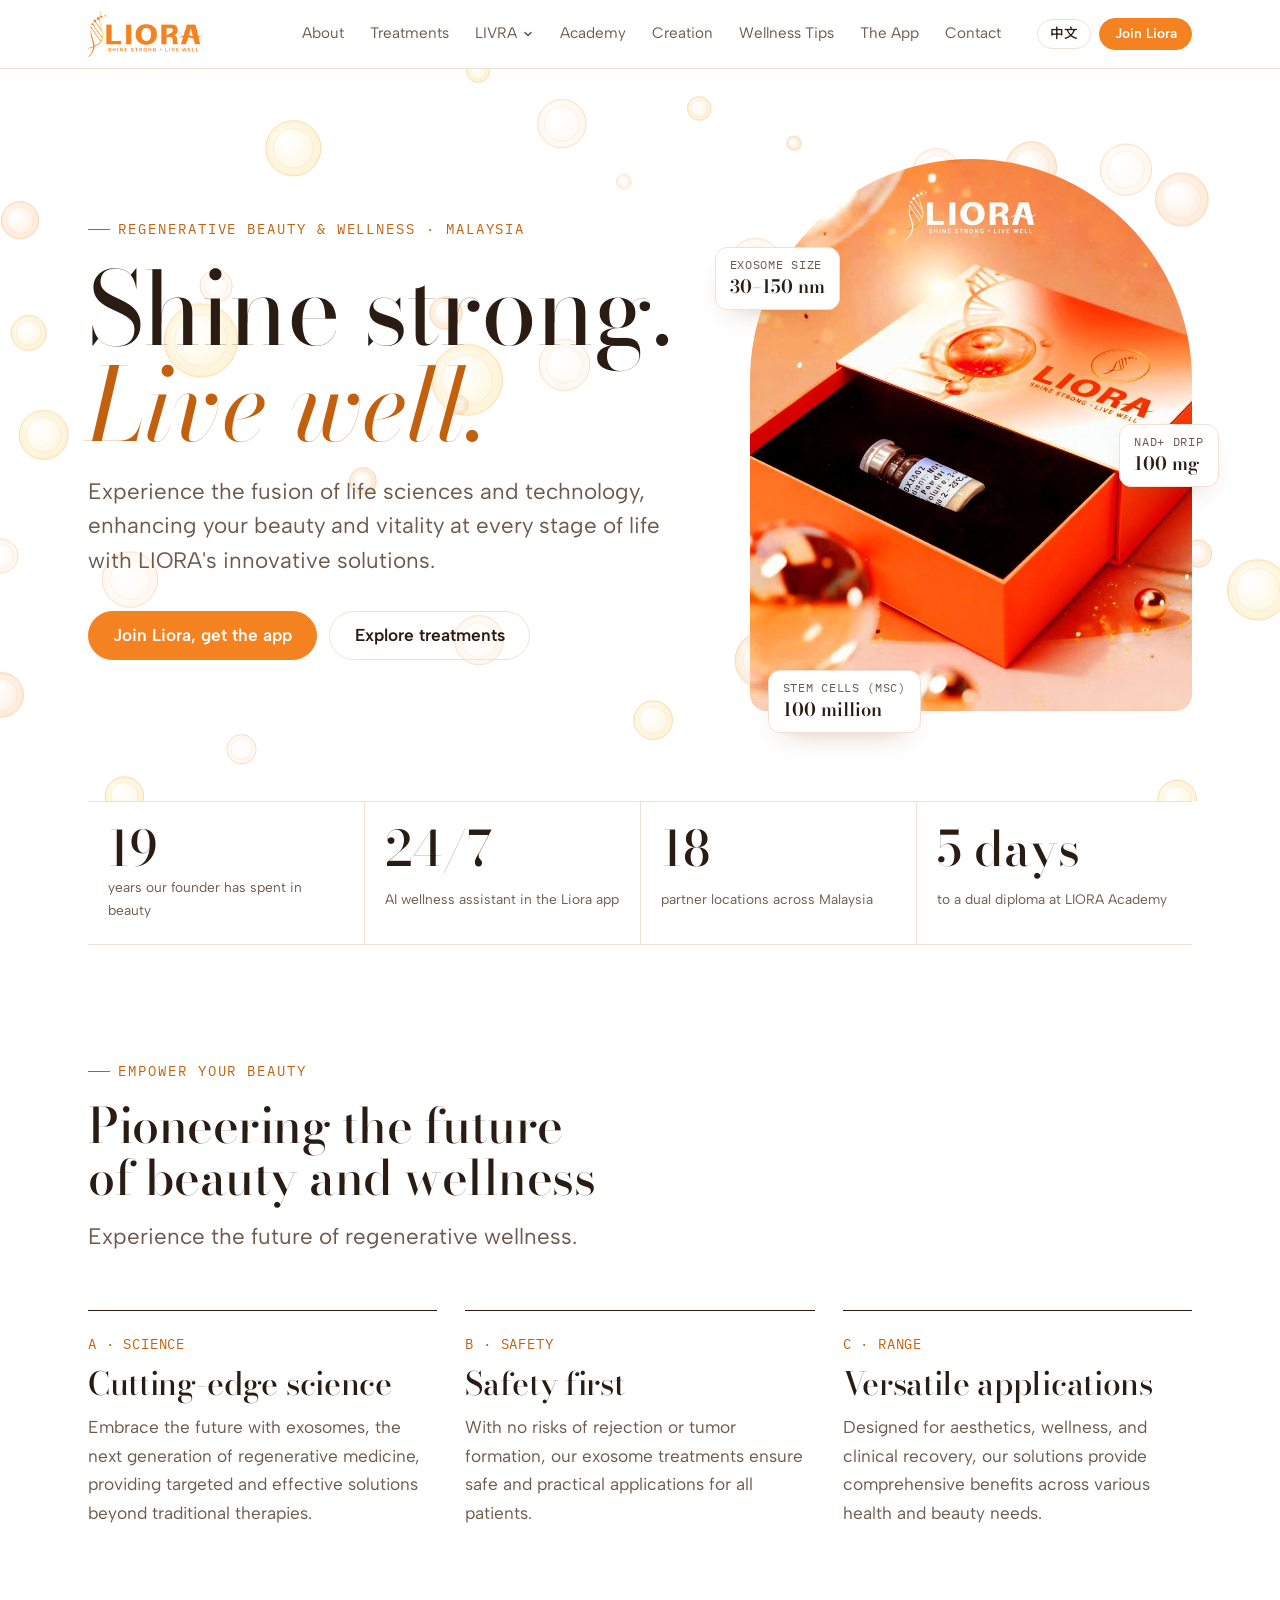
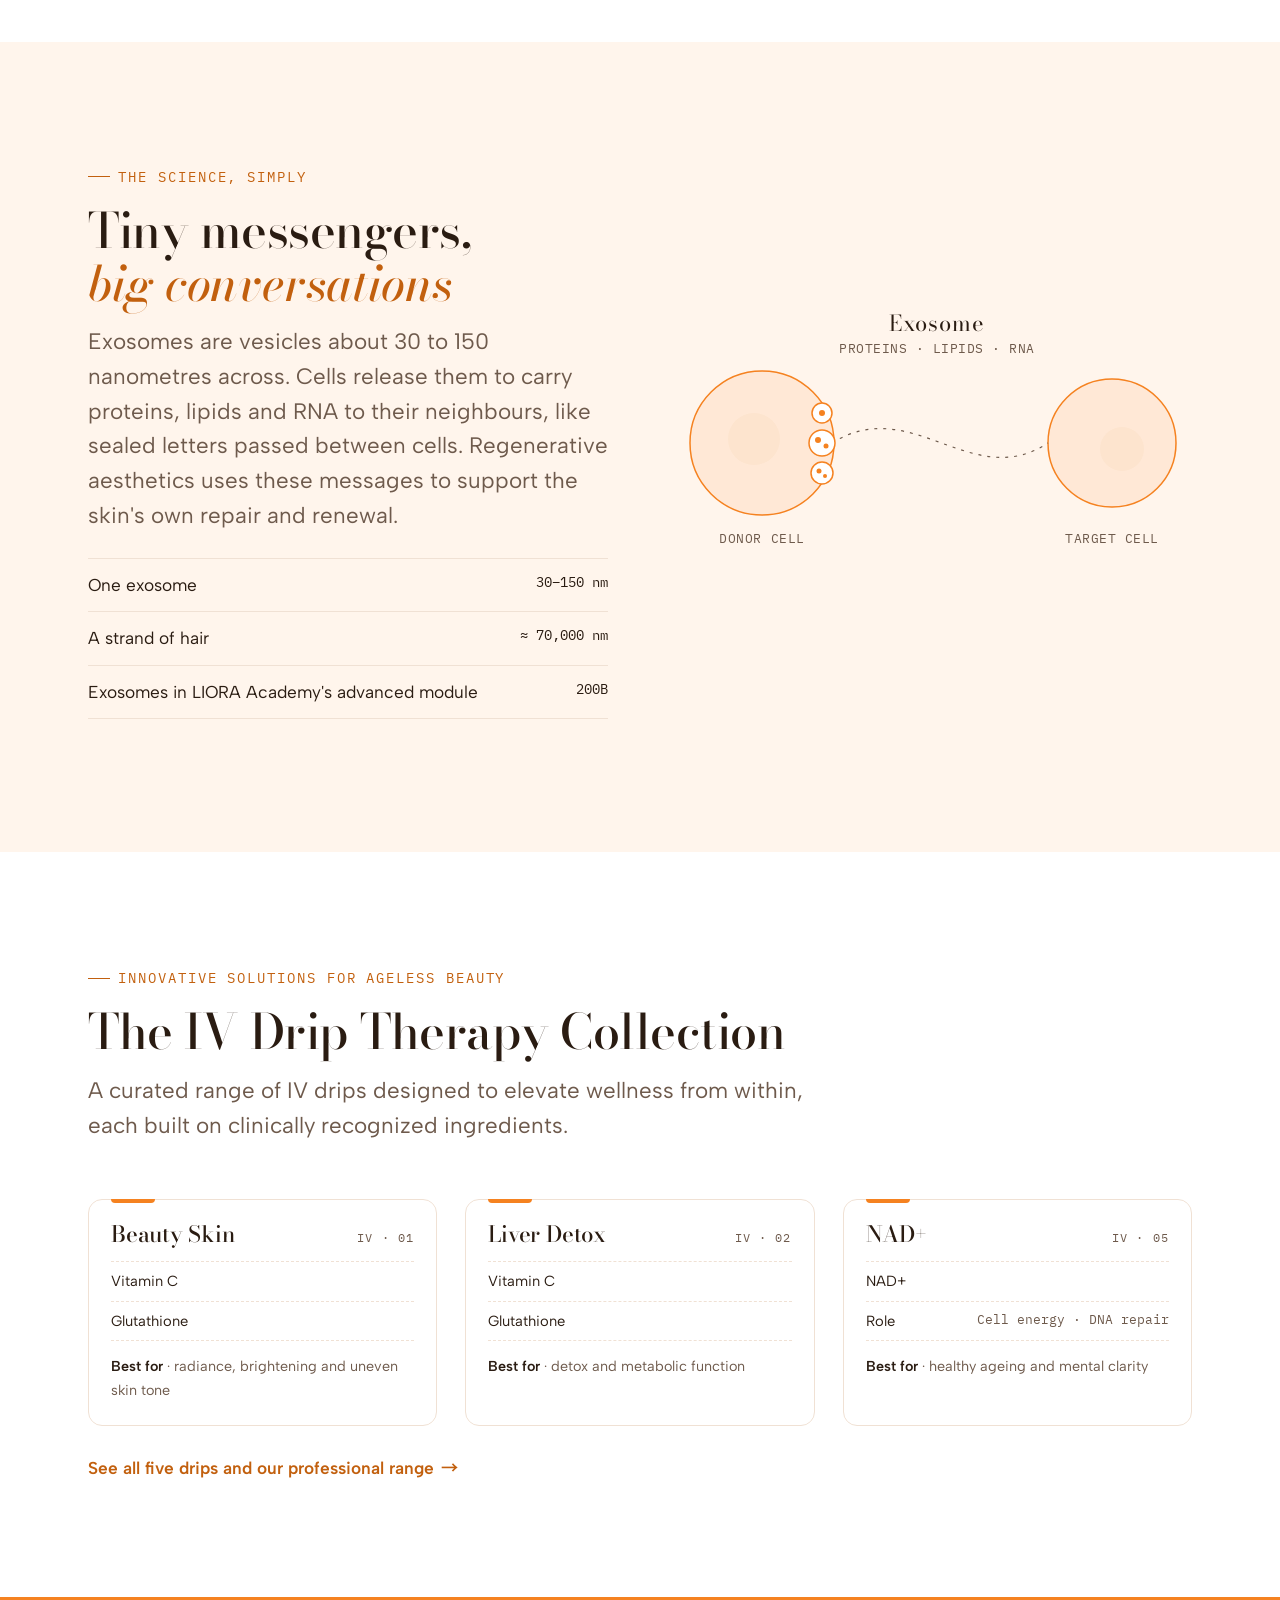
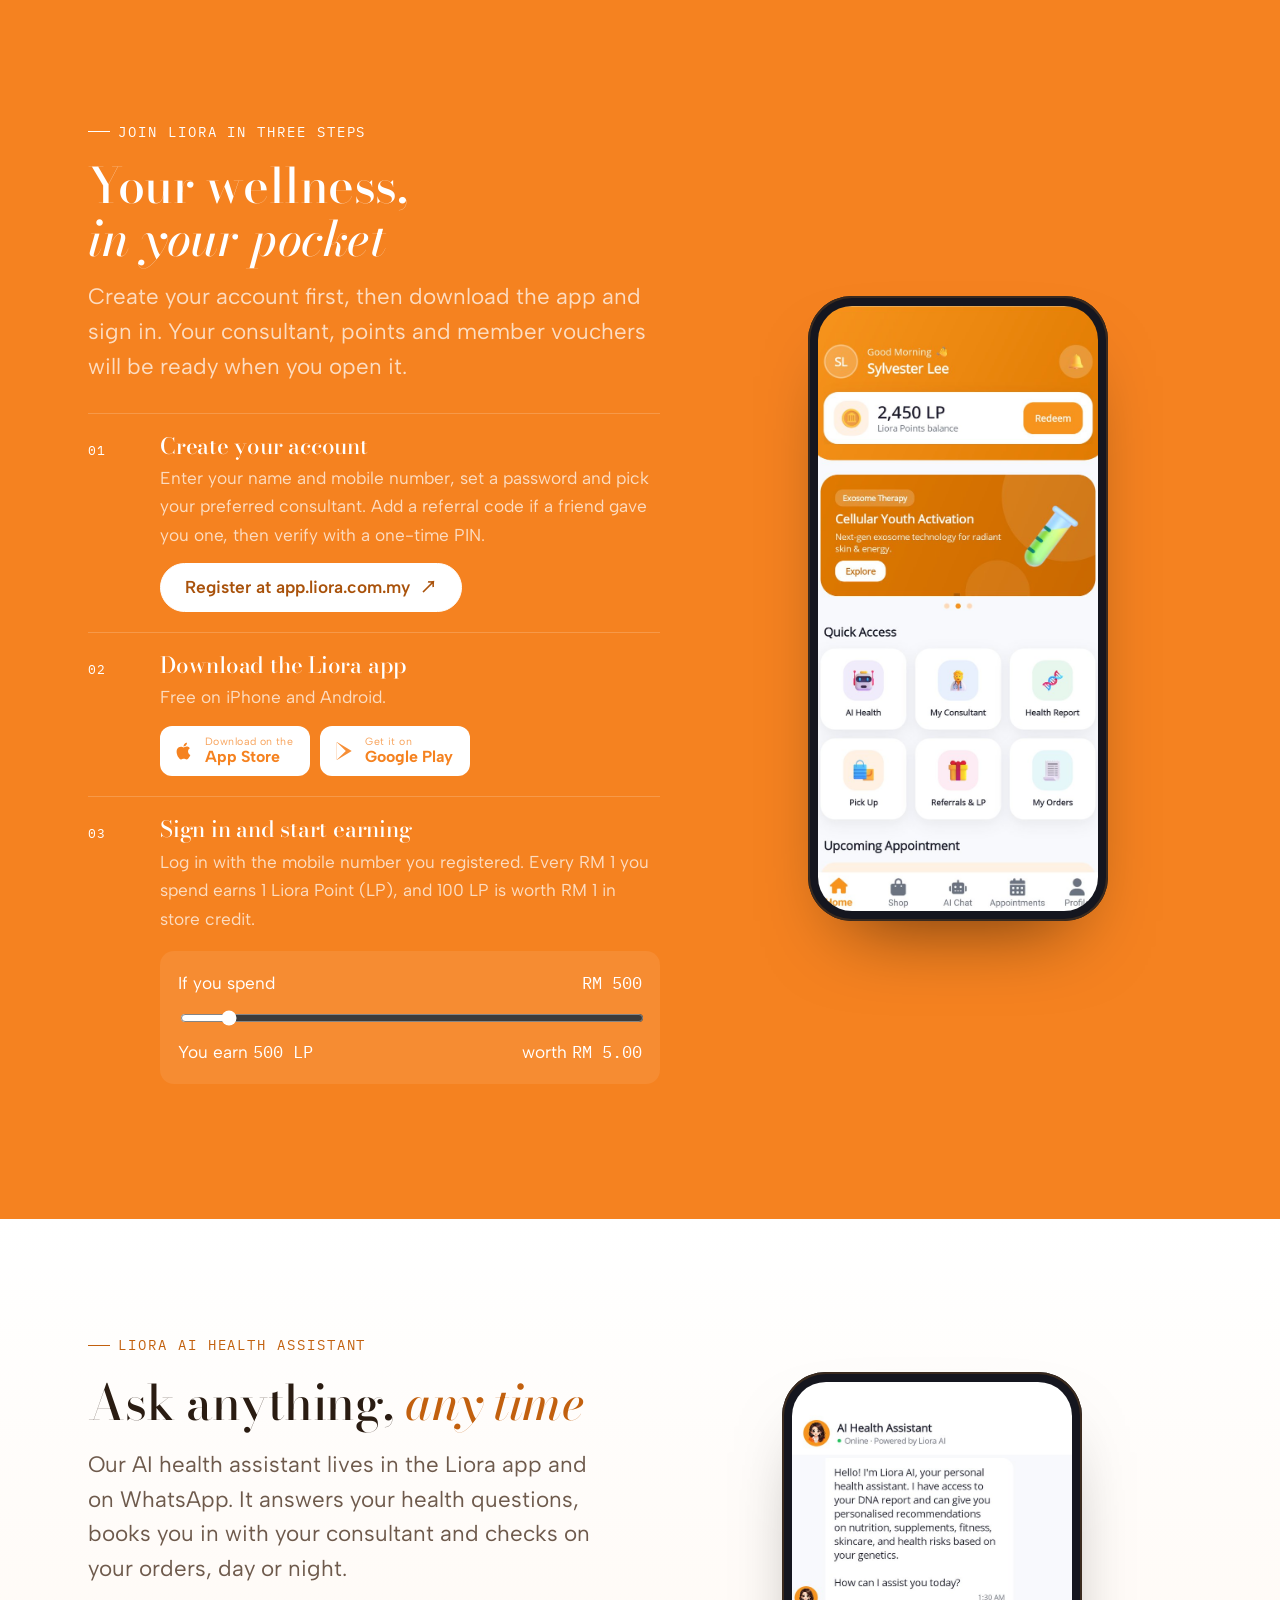
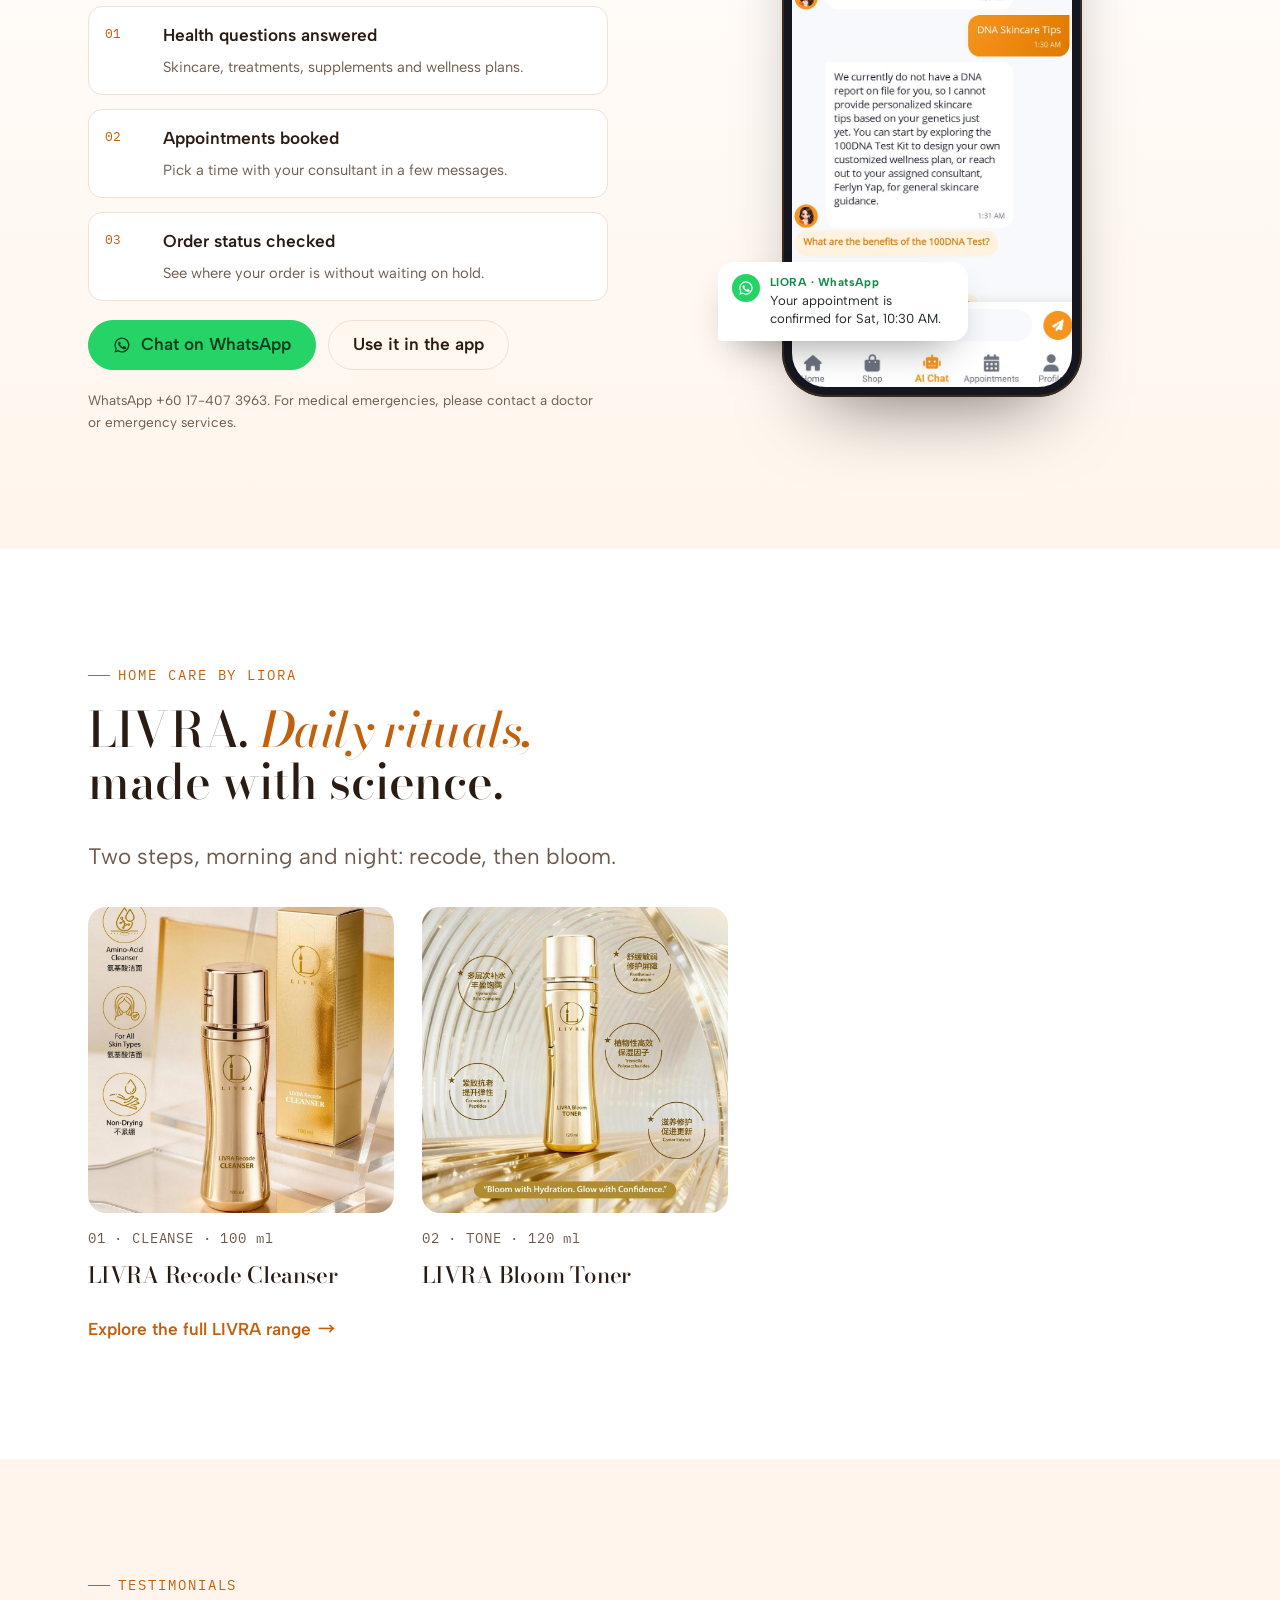
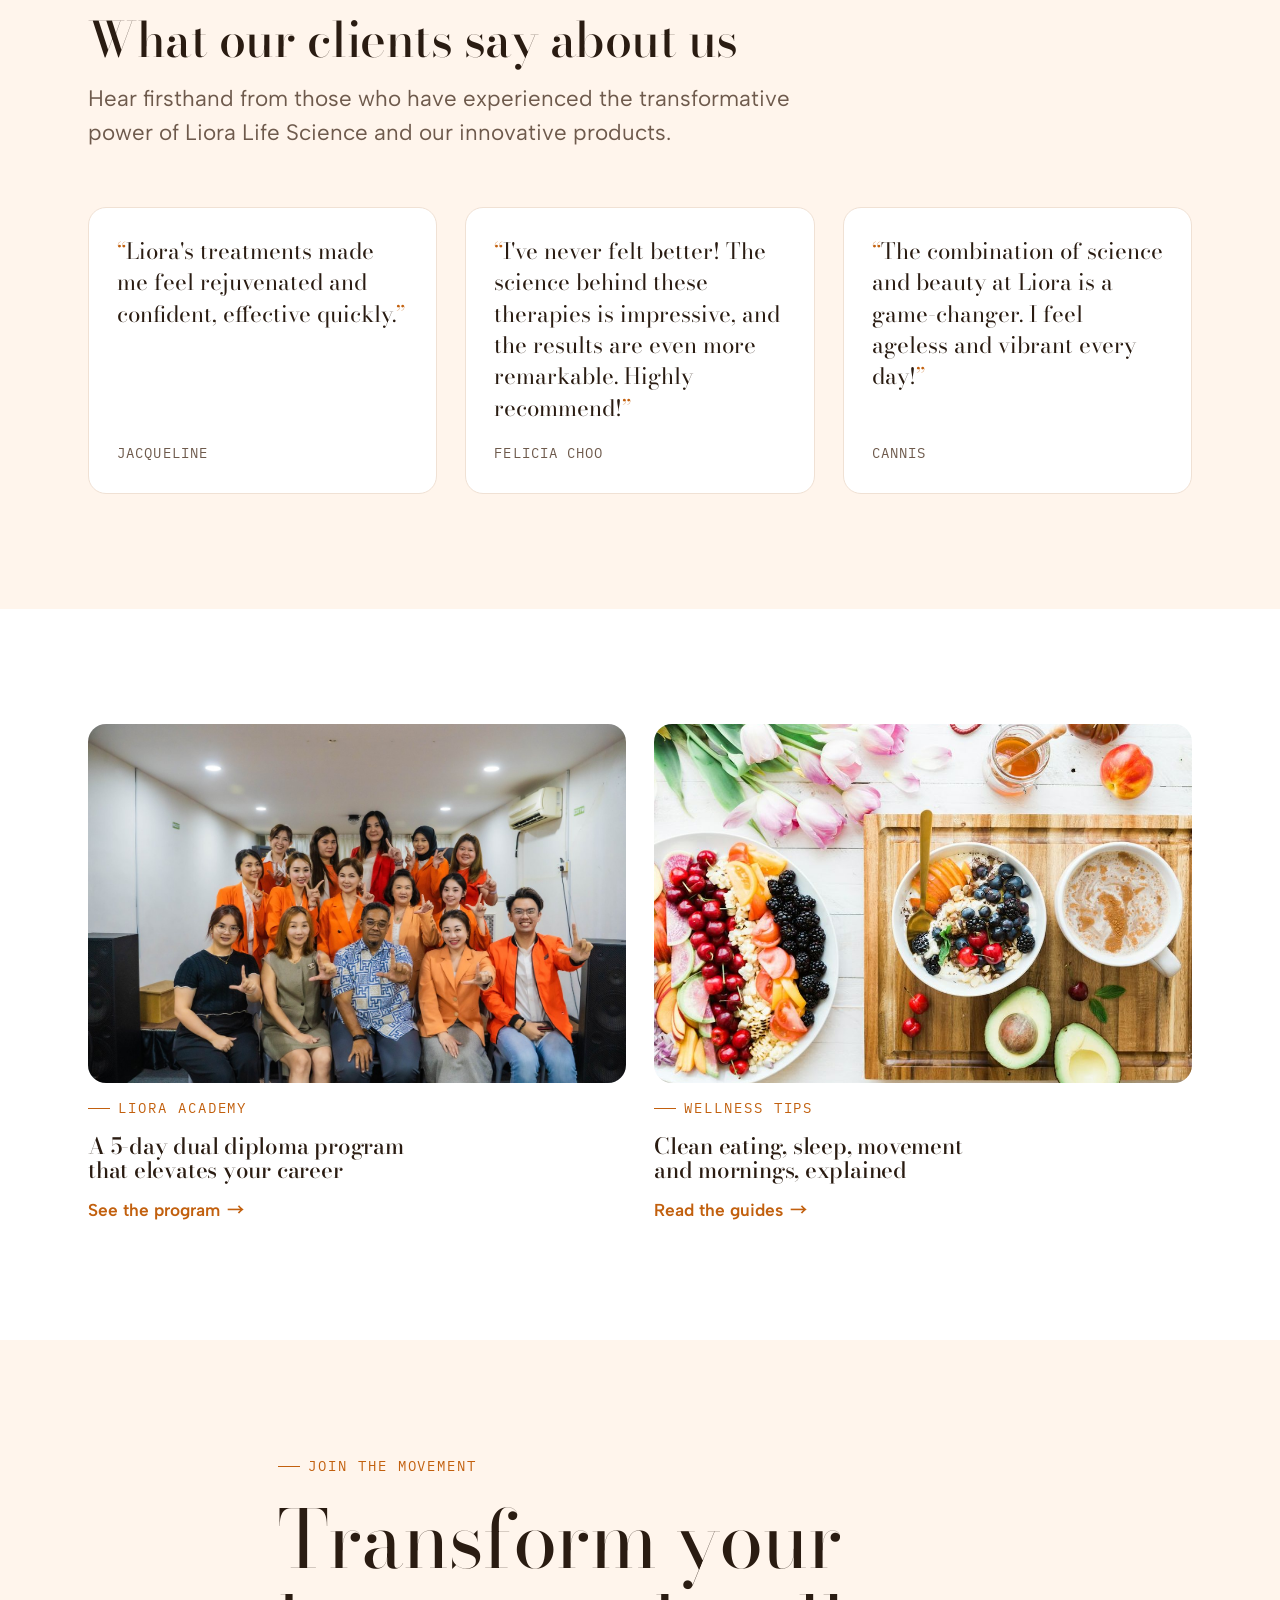
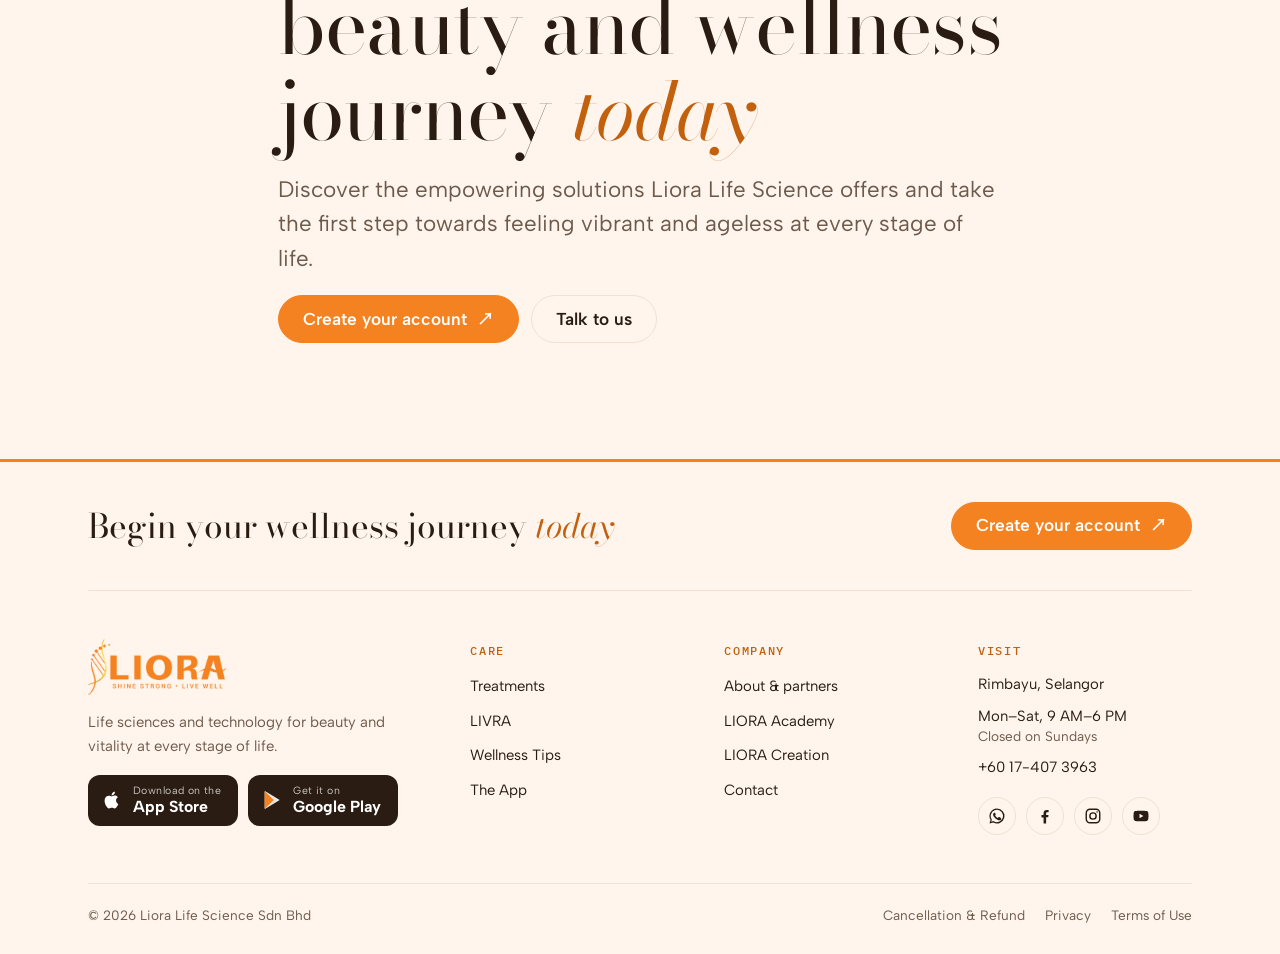
<file: index.html>
<!doctype html>
<html lang="en" data-lang="en">
<head>
<meta charset="utf-8">
<meta name="viewport" content="width=device-width, initial-scale=1, viewport-fit=cover">
<title>LIORA Life Science · Shine Strong, Live Well</title>
<meta name="description" content="LIORA Life Science fuses life sciences and technology: exosome and regenerative treatments, IV drip therapy, LIVRA home care and LIORA Academy. Join Liora and download the app.">
<link rel="icon" href="assets/img/favicon.png">
<link rel="apple-touch-icon" href="assets/img/apple-touch-icon.png">
<link rel="canonical" href="https://liora.com.my/">
<meta name="theme-color" content="#F58220">
<meta property="og:type" content="website">
<meta property="og:site_name" content="LIORA Life Science">
<meta property="og:url" content="https://liora.com.my/">
<meta property="og:title" content="LIORA Life Science · Shine Strong, Live Well">
<meta property="og:description" content="Exosome and regenerative treatments, IV drip therapy, LIVRA home care, LIORA Academy and a 24/7 AI health assistant. Join Liora and download the app.">
<meta property="og:image" content="https://liora.com.my/assets/img/og-image.jpg">
<meta property="og:image:secure_url" content="https://liora.com.my/assets/img/og-image.jpg">
<meta property="og:image:type" content="image/jpeg">
<meta property="og:image:width" content="1200">
<meta property="og:image:height" content="630">
<meta property="og:image:alt" content="LIORA · Shine Strong, Live Well">
<meta property="og:locale" content="en_MY">
<meta property="og:locale:alternate" content="zh_CN">
<meta name="twitter:card" content="summary_large_image">
<meta name="twitter:title" content="LIORA Life Science · Shine Strong, Live Well">
<meta name="twitter:description" content="Exosome and regenerative treatments, IV drip therapy, LIVRA home care, LIORA Academy and a 24/7 AI health assistant.">
<meta name="twitter:image" content="https://liora.com.my/assets/img/og-image.jpg">
<link rel="preconnect" href="https://fonts.googleapis.com">
<link rel="preconnect" href="https://fonts.gstatic.com" crossorigin>
<link rel="stylesheet" href="https://fonts.googleapis.com/css2?family=Albert+Sans:wght@400;500;600;700&family=Bodoni+Moda:ital,opsz,wght@0,6..96,400..700;1,6..96,400..600&family=IBM+Plex+Mono:wght@400;500&family=Noto+Sans+SC:wght@400;500;700&family=Noto+Serif+SC:wght@500;700&display=swap">
<link rel="stylesheet" href="assets/styles.css?v=20261007">
</head>
<body>
<!--BODY-START-->
<a class="sr-only" href="#main" style="position:absolute;left:-9999px">Skip to content</a>

<header class="site-head">
  <div class="wrap head-inner">
    <a class="brand" href="#home" aria-label="LIORA Life Science home"><img class="logo logo--light" src="assets/img/logo.png" alt="LIORA · Shine Strong, Live Well" width="700" height="283"><img class="logo logo--dark" src="assets/img/logo-white.png" alt="LIORA · Shine Strong, Live Well" width="700" height="284"></a>
    <nav class="nav" id="nav" aria-label="Main">
      <a href="#about"><span lang="en">About</span><span lang="zh">关于我们</span></a>
      <a href="#treatments"><span lang="en">Treatments</span><span lang="zh">疗程</span></a>
      <div class="nav-group">
        <a href="#livra" class="nav-group__top" aria-haspopup="true">LIVRA<svg class="caret" width="12" height="12" viewBox="0 0 12 12" aria-hidden="true"><path d="M3 4.5 6 7.5 9 4.5" fill="none" stroke="currentColor" stroke-width="1.6" stroke-linecap="round" stroke-linejoin="round"/></svg></a>
        <div class="subnav" role="menu">
          <a role="menuitem" href="#livra"><span lang="en">All LIVRA products</span><span lang="zh">全部 LIVRA 产品</span></a>
          <a role="menuitem" href="#livra-regrow">Regrow &amp; Replenish</a>
          <a role="menuitem" href="#livra-body">Body Series ALL in 1</a>
          <a role="menuitem" href="#livra-velvet">Radiance Velvet</a>
          <a role="menuitem" href="#livra-intimate">Rebalancing Intimate</a>
          <a role="menuitem" href="#livra-essence">Revitalize Essence</a>
          <a role="menuitem" href="#livra-cleanser">Recode Cleanser</a>
        </div>
      </div>
      <a href="#academy"><span lang="en">Academy</span><span lang="zh">学院</span></a>
      <a href="#creation"><span lang="en">Creation</span><span lang="zh">品牌共创</span></a>
      <a href="#journal"><span lang="en">Wellness Tips</span><span lang="zh">健康贴士</span></a>
      <a href="#app"><span lang="en">The App</span><span lang="zh">App</span></a>
      <a href="#contact"><span lang="en">Contact</span><span lang="zh">联系我们</span></a>
    </nav>
    <div class="head-actions">
      <button class="lang-btn" id="langBtn" type="button">中文</button>
      <a class="btn btn--sm" href="https://app.liora.com.my/register" target="_blank" rel="noopener"><span lang="en">Join Liora</span><span lang="zh">加入 LIORA</span></a>
      <button class="menu-btn" type="button" aria-controls="nav" aria-expanded="false"><span lang="en">Menu</span><span lang="zh">菜单</span></button>
    </div>
  </div>
</header>

<main id="main">

<!-- =================================================== HOME -->
<section class="view" id="home">

  <div class="hero">
    <canvas id="cells" aria-hidden="true"></canvas>
    <div class="wrap hero-grid">
      <div>
        <p class="eyebrow"><span lang="en">Regenerative beauty &amp; wellness · Malaysia</span><span lang="zh">再生美学与健康 · 马来西亚</span></p>
        <h1 style="margin-top:1.2rem">
          <span lang="en">Shine strong.<br><em>Live well.</em></span>
          <span lang="zh">闪耀坚韧，<br><em>活得美好。</em></span>
        </h1>
        <p class="lede">
          <span lang="en">Experience the fusion of life sciences and technology, enhancing your beauty and vitality at every stage of life with LIORA's innovative solutions.</span>
          <span lang="zh">体验生命科学与科技的融合。LIORA 以创新方案，在人生每个阶段提升您的美丽与活力。</span>
        </p>
        <div class="btn-row">
          <a class="btn" href="#join"><span lang="en">Join Liora, get the app</span><span lang="zh">加入 LIORA，下载 App</span></a>
          <a class="btn btn--ghost" href="#treatments"><span lang="en">Explore treatments</span><span lang="zh">探索疗程</span></a>
        </div>
      </div>
      <div class="hero-visual">
        <div class="ph" data-cap="Quantum Exo-200B"><img src="assets/img/quantum-exo-200b.jpg" alt="LIORA Quantum Exo-200B gift box with exosome vial" data-alt-en="LIORA Quantum Exo-200B gift box with exosome vial" data-alt-zh="LIORA Quantum Exo-200B 礼盒与外泌体小瓶"></div>
        <div class="chip chip--a"><span lang="en">Exosome size</span><span lang="zh">外泌体直径</span><b>30–150 nm</b></div>
        <div class="chip chip--b"><span>NAD+ drip</span><b>100 mg</b></div>
        <div class="chip chip--c"><span lang="en">Stem cells (MSC)</span><span lang="zh">间充质干细胞</span><b lang="en">100 million</b><b lang="zh">1 亿</b></div>
      </div>
    </div>
  </div>

  <div class="wrap">
    <div class="facts">
      <div class="fact"><b>19</b><span lang="en">years our founder has spent in beauty</span><span lang="zh">创办人深耕美业年数</span></div>
      <div class="fact"><b>24/7</b><span lang="en">AI wellness assistant in the Liora app</span><span lang="zh">Liora App 全天候 AI 健康助理</span></div>
      <div class="fact"><b>18</b><span lang="en">partner locations across Malaysia</span><span lang="zh">全马合作据点</span></div>
      <div class="fact"><b lang="en">5 days</b><b lang="zh">5 天</b><span lang="en">to a dual diploma at LIORA Academy</span><span lang="zh">完成 LIORA 学院双文凭</span></div>
    </div>
  </div>

  <!-- pillars -->
  <section class="section">
    <div class="wrap">
      <div class="section-head">
        <p class="eyebrow"><span lang="en">Empower your beauty</span><span lang="zh">释放您的美丽</span></p>
        <h2><span lang="en">Pioneering the future of beauty and wellness</span><span lang="zh">引领美丽与健康的未来</span></h2>
        <p class="lede"><span lang="en">Experience the future of regenerative wellness.</span><span lang="zh">体验再生健康的未来。</span></p>
      </div>
      <div class="grid g3">
        <article class="pillar">
          <span class="label">A · SCIENCE</span>
          <h3><span lang="en">Cutting-edge science</span><span lang="zh">前沿科学</span></h3>
          <p class="muted"><span lang="en">Embrace the future with exosomes, the next generation of regenerative medicine, providing targeted and effective solutions beyond traditional therapies.</span><span lang="zh">拥抱未来：外泌体是新一代再生医学，提供超越传统疗法的精准、有效方案。</span></p>
        </article>
        <article class="pillar">
          <span class="label">B · SAFETY</span>
          <h3><span lang="en">Safety first</span><span lang="zh">安全至上</span></h3>
          <p class="muted"><span lang="en">With no risks of rejection or tumor formation, our exosome treatments ensure safe and practical applications for all patients.</span><span lang="zh">外泌体疗程无排斥或肿瘤形成风险，确保每位客户都能安全、实际地应用。</span></p>
        </article>
        <article class="pillar">
          <span class="label">C · RANGE</span>
          <h3><span lang="en">Versatile applications</span><span lang="zh">多元应用</span></h3>
          <p class="muted"><span lang="en">Designed for aesthetics, wellness, and clinical recovery, our solutions provide comprehensive benefits across various health and beauty needs.</span><span lang="zh">专为美学、健康与临床恢复而设计，全面满足各类健康与美丽需求。</span></p>
        </article>
      </div>
    </div>
  </section>

  <!-- exosome explainer -->
  <section class="section section--tint">
    <div class="wrap split">
      <div>
        <p class="eyebrow"><span lang="en">The science, simply</span><span lang="zh">科学，简单说</span></p>
        <h2 style="margin-top:1rem"><span lang="en">Tiny messengers, <em>big conversations</em></span><span lang="zh">微小信使，<em>深远对话</em></span></h2>
        <p class="lede" style="margin-top:1rem">
          <span lang="en">Exosomes are vesicles about 30 to 150 nanometres across. Cells release them to carry proteins, lipids and RNA to their neighbours, like sealed letters passed between cells. Regenerative aesthetics uses these messages to support the skin's own repair and renewal.</span>
          <span lang="zh">外泌体是细胞释放的微小囊泡，直径约 30 至 150 纳米，负责把蛋白质、脂质与 RNA 传递给邻近细胞，就像细胞之间的密封信件。再生美学正是借助这些讯息，支持肌肤自身的修复与更新。</span>
        </p>
        <dl class="scale-list">
          <div><dt><span lang="en">One exosome</span><span lang="zh">一个外泌体</span></dt><dd>30–150 nm</dd></div>
          <div><dt><span lang="en">A strand of hair</span><span lang="zh">一根头发</span></dt><dd>≈ 70,000 nm</dd></div>
          <div><dt><span lang="en">Exosomes in LIORA Academy's advanced module</span><span lang="zh">LIORA 学院进阶模块外泌体</span></dt><dd>200B</dd></div>
        </dl>
      </div>
      <figure style="margin:0">
        <svg class="diagram" viewBox="0 0 520 300" role="img" aria-label="Diagram: a donor cell releases exosomes carrying proteins and RNA to a target cell">
          <circle class="cell" cx="90" cy="150" r="72"/>
          <circle class="nuc" cx="82" cy="146" r="26"/>
          <circle class="cell" cx="440" cy="150" r="64"/>
          <circle class="nuc" cx="450" cy="156" r="22"/>
          <path class="path" d="M160 150 C 240 100, 300 200, 376 150"/>
          <g class="move"><circle class="ves" cx="150" cy="150" r="13"/><circle class="cargo" cx="146" cy="147" r="3"/><circle class="cargo" cx="154" cy="153" r="2.5"/></g>
          <g class="move d2"><circle class="ves" cx="150" cy="120" r="10"/><circle class="cargo" cx="150" cy="120" r="3"/></g>
          <g class="move d3"><circle class="ves" cx="150" cy="180" r="11"/><circle class="cargo" cx="147" cy="178" r="2.5"/><circle class="cargo" cx="153" cy="183" r="2"/></g>
          <text x="90" y="250" text-anchor="middle" lang="en">DONOR CELL</text>
          <text x="90" y="250" text-anchor="middle" lang="zh">供体细胞</text>
          <text x="440" y="250" text-anchor="middle" lang="en">TARGET CELL</text>
          <text x="440" y="250" text-anchor="middle" lang="zh">目标细胞</text>
          <text x="265" y="60" text-anchor="middle" lang="en">PROTEINS · LIPIDS · RNA</text>
          <text x="265" y="60" text-anchor="middle" lang="zh">蛋白质 · 脂质 · RNA</text>
          <text class="big" x="265" y="38" text-anchor="middle" lang="en">Exosome</text>
          <text class="big" x="265" y="38" text-anchor="middle" lang="zh">外泌体</text>
        </svg>
      </figure>
    </div>
  </section>

  <!-- IV teaser -->
  <section class="section">
    <div class="wrap">
      <div class="section-head">
        <p class="eyebrow"><span lang="en">Innovative solutions for ageless beauty</span><span lang="zh">逆龄之美的创新方案</span></p>
        <h2><span lang="en">The IV Drip Therapy Collection</span><span lang="zh">IV 点滴疗程系列</span></h2>
        <p class="lede"><span lang="en">A curated range of IV drips designed to elevate wellness from within, each built on clinically recognized ingredients.</span><span lang="zh">精心策划的 IV 点滴系列，由内而外提升健康，每款均采用临床认可的成分。</span></p>
      </div>
      <div class="grid g3">
        <article class="ivlabel">
          <header><h3><span lang="en">Beauty Skin</span><span lang="zh">美肌亮白</span></h3><span class="code">IV · 01</span></header>
          <ul class="dose dose--names"><li><span lang="en">Vitamin C</span><span lang="zh">维生素 C</span></li><li><span lang="en">Glutathione</span><span lang="zh">谷胱甘肽</span></li></ul>
          <p class="bestfor"><b lang="en">Best for</b><b lang="zh">适合</b> · <span lang="en">radiance, brightening and uneven skin tone</span><span lang="zh">提亮光彩、改善肤色不均</span></p>
        </article>
        <article class="ivlabel">
          <header><h3><span lang="en">Liver Detox</span><span lang="zh">肝脏排毒</span></h3><span class="code">IV · 02</span></header>
          <ul class="dose dose--names"><li><span lang="en">Vitamin C</span><span lang="zh">维生素 C</span></li><li><span lang="en">Glutathione</span><span lang="zh">谷胱甘肽</span></li></ul>
          <p class="bestfor"><b lang="en">Best for</b><b lang="zh">适合</b> · <span lang="en">detox and metabolic function</span><span lang="zh">排毒与代谢功能</span></p>
        </article>
        <article class="ivlabel">
          <header><h3>NAD+</h3><span class="code">IV · 05</span></header>
          <ul class="dose dose--names"><li><span>NAD+</span></li><li><span lang="en">Role</span><span lang="zh">作用</span><span><span lang="en">Cell energy · DNA repair</span><span lang="zh">细胞能量 · DNA 修复</span></span></li></ul>
          <p class="bestfor"><b lang="en">Best for</b><b lang="zh">适合</b> · <span lang="en">healthy ageing and mental clarity</span><span lang="zh">健康老化与思维清晰</span></p>
        </article>
      </div>
      <p style="margin-top:28px"><a class="link-arrow" href="#treatments"><span lang="en">See all five drips and our professional range</span><span lang="zh">查看全部五款点滴与专业产品</span> →</a></p>
    </div>
  </section>

  <!-- JOIN FLOW -->
  <section class="section section--deep join" id="join">
    <div class="wrap join-grid">
      <div>
        <p class="eyebrow"><span lang="en">Join Liora in three steps</span><span lang="zh">三步加入 LIORA</span></p>
        <h2 style="margin-top:1rem"><span lang="en">Your wellness, <em>in your pocket</em></span><span lang="zh">您的健康，<em>随身掌握</em></span></h2>
        <p class="lede" style="margin-top:1rem"><span lang="en">Create your account first, then download the app and sign in. Your consultant, points and member vouchers will be ready when you open it.</span><span lang="zh">先注册账户，再下载 App 并登录。打开 App 时，您的专属顾问、积分与会员优惠券都已准备就绪。</span></p>
        <ol class="steps">
          <li>
            <div>
              <h3><span lang="en">Create your account</span><span lang="zh">注册账户</span></h3>
              <p class="muted"><span lang="en">Enter your name and mobile number, set a password and pick your preferred consultant. Add a referral code if a friend gave you one, then verify with a one-time PIN.</span><span lang="zh">填写姓名与手机号码，设置密码并选择您的专属顾问。如有朋友的推荐码请一并填写，然后以一次性验证码（OTP）完成验证。</span></p>
              <div class="btn-row"><a class="btn" href="https://app.liora.com.my/register" target="_blank" rel="noopener"><span lang="en">Register at app.liora.com.my</span><span lang="zh">前往 app.liora.com.my 注册</span> ↗</a></div>
            </div>
          </li>
          <li>
            <div>
              <h3><span lang="en">Download the Liora app</span><span lang="zh">下载 Liora App</span></h3>
              <p class="muted"><span lang="en">Free on iPhone and Android.</span><span lang="zh">iPhone 与 Android 均可免费下载。</span></p>
              <div class="stores" style="margin-top:14px">
                <a class="store" href="https://apps.apple.com/my/app/liora-life-science/id6761354941" target="_blank" rel="noopener"><svg viewBox="0 0 24 24" fill="currentColor" aria-hidden="true"><path d="M16.4 12.6c0-2.4 2-3.5 2-3.6-1.1-1.6-2.8-1.8-3.4-1.8-1.4-.1-2.8.9-3.5.9-.7 0-1.8-.9-3-.8-1.5 0-3 .9-3.8 2.3-1.6 2.8-.4 7 1.2 9.3.8 1.1 1.7 2.4 2.9 2.3 1.2 0 1.6-.7 3-.7s1.8.7 3 .7c1.3 0 2.1-1.1 2.8-2.3.9-1.3 1.3-2.5 1.3-2.6 0 0-2.5-1-2.5-3.7zM14.2 5.8c.6-.8 1.1-1.8 1-2.9-.9 0-2.1.6-2.7 1.4-.6.7-1.1 1.8-1 2.8 1 .1 2.1-.5 2.7-1.3z"/></svg><span><small lang="en">Download on the</small><small lang="zh">前往下载</small><b>App Store</b></span></a>
                <a class="store" href="https://play.google.com/store/apps/details?id=com.liora.user.app" target="_blank" rel="noopener"><svg viewBox="0 0 24 24" aria-hidden="true"><path fill="currentColor" d="M4 2.8v18.4c0 .4.4.6.7.4L20 12.4c.3-.2.3-.6 0-.8L4.7 2.4c-.3-.2-.7 0-.7.4z" opacity=".9"/><path fill="var(--accent)" d="M4.2 2.5 14 12 4.2 21.5c-.1-.1-.2-.2-.2-.3V2.8c0-.1.1-.2.2-.3z"/></svg><span><small lang="en">Get it on</small><small lang="zh">立即下载</small><b>Google Play</b></span></a>
              </div>
            </div>
          </li>
          <li>
            <div>
              <h3><span lang="en">Sign in and start earning</span><span lang="zh">登录并开始累积积分</span></h3>
              <p class="muted"><span lang="en">Log in with the mobile number you registered. Every RM 1 you spend earns 1 Liora Point (LP), and 100 LP is worth RM 1 in store credit.</span><span lang="zh">使用注册时的手机号码登录。每消费 RM 1 可赚取 1 LIORA 积分（LP），每 100 LP 可兑换 RM 1 商城抵用金。</span></p>
              <div class="calc">
                <div class="calc-row"><label for="spend"><span lang="en">If you spend</span><span lang="zh">若您消费</span></label><output id="spendOut">RM 500</output></div>
                <input type="range" id="spend" min="50" max="5000" step="50" value="500">
                <div class="calc-row"><span><span lang="en">You earn</span><span lang="zh">可获得</span> <output id="lpOut">500 LP</output></span><span><span lang="en">worth</span><span lang="zh">价值</span> <output id="creditOut">RM 5.00</output></span></div>
              </div>
            </div>
          </li>
        </ol>
      </div>
      <div>
        <div class="phone phone--shot">
          <img src="assets/img/app/home.jpg" width="720" height="1463" loading="lazy" alt="Liora app home screen showing a 2,450 LP points balance" data-alt-en="Liora app home screen showing a 2,450 LP points balance" data-alt-zh="Liora App 首页，显示 2,450 LP 积分余额">
        </div>
      </div>
    </div>
  </section>

  <!-- AI health assistant -->
  <section class="section ai-zone" id="ai-assistant">
    <div class="wrap split" style="align-items:center">
      <div class="stack" style="gap:1.2rem">
        <p class="eyebrow"><span lang="en">LIORA AI health assistant</span><span lang="zh">LIORA AI 健康助理</span></p>
        <h2><span lang="en">Ask anything, <em>any time</em></span><span lang="zh">有问必答，<em>随时在线</em></span></h2>
        <p class="lede"><span lang="en">Our AI health assistant lives in the Liora app and on WhatsApp. It answers your health questions, books you in with your consultant and checks on your orders, day or night.</span><span lang="zh">我们的 AI 健康助理同时在 Liora App 与 WhatsApp 上为您服务：解答健康疑问、为您预约专属顾问、查询订单状态，日夜不休。</span></p>
        <ul class="ai-can">
          <li><span class="ai-can__n">01</span><div><b><span lang="en">Health questions answered</span><span lang="zh">解答健康疑问</span></b><span class="muted"><span lang="en">Skincare, treatments, supplements and wellness plans.</span><span lang="zh">护肤、疗程、营养补充与健康方案。</span></span></div></li>
          <li><span class="ai-can__n">02</span><div><b><span lang="en">Appointments booked</span><span lang="zh">预约专属顾问</span></b><span class="muted"><span lang="en">Pick a time with your consultant in a few messages.</span><span lang="zh">几句对话，即可与顾问约好时间。</span></span></div></li>
          <li><span class="ai-can__n">03</span><div><b><span lang="en">Order status checked</span><span lang="zh">查询订单状态</span></b><span class="muted"><span lang="en">See where your order is without waiting on hold.</span><span lang="zh">无需等待客服，随时掌握订单进度。</span></span></div></li>
        </ul>
        <div class="btn-row">
          <a class="btn btn--wa" href="https://wa.me/60174073963" target="_blank" rel="noopener"><svg viewBox="0 0 24 24" fill="currentColor" aria-hidden="true"><path d="M12 2a10 10 0 0 0-8.6 15.1L2 22l5-1.3A10 10 0 1 0 12 2zm0 18.2c-1.6 0-3.1-.4-4.4-1.2l-.3-.2-3 .8.8-2.9-.2-.3A8.2 8.2 0 1 1 12 20.2zm4.5-6.1c-.2-.1-1.5-.7-1.7-.8-.2-.1-.4-.1-.6.1l-.8 1c-.1.2-.3.2-.5.1a6.7 6.7 0 0 1-3.3-2.9c-.2-.4.2-.4.7-1.3.1-.2 0-.3 0-.4l-.8-1.8c-.2-.5-.4-.4-.6-.4h-.5a1 1 0 0 0-.7.3 3 3 0 0 0-.9 2.2 5.2 5.2 0 0 0 1.1 2.8 11.9 11.9 0 0 0 4.6 4c1.7.7 2.4.8 3.2.7.5-.1 1.5-.6 1.8-1.2.2-.6.2-1.1.1-1.2l-.5-.3z"/></svg><span lang="en">Chat on WhatsApp</span><span lang="zh">WhatsApp 咨询</span></a>
          <a class="btn btn--ghost" href="#join"><span lang="en">Use it in the app</span><span lang="zh">在 App 中使用</span></a>
        </div>
        <p class="muted" style="font-size:.85rem"><span lang="en">WhatsApp +60 17-407 3963. For medical emergencies, please contact a doctor or emergency services.</span><span lang="zh">WhatsApp +60 17-407 3963。如遇紧急医疗状况，请联系医生或急救服务。</span></p>
      </div>
      <div class="ai-phone">
        <div class="phone phone--shot"><img src="assets/img/app/ai-chat.jpg" width="720" height="1463" loading="lazy" alt="LIORA AI health assistant chat in the app" data-alt-en="LIORA AI health assistant chat in the app" data-alt-zh="Liora App 中的 AI 健康助理对话"></div>
        <div class="wa-bubble" aria-hidden="true"><span class="wa-bubble__ico"><svg viewBox="0 0 24 24" fill="currentColor" aria-hidden="true"><path d="M12 2a10 10 0 0 0-8.6 15.1L2 22l5-1.3A10 10 0 1 0 12 2zm0 18.2c-1.6 0-3.1-.4-4.4-1.2l-.3-.2-3 .8.8-2.9-.2-.3A8.2 8.2 0 1 1 12 20.2zm4.5-6.1c-.2-.1-1.5-.7-1.7-.8-.2-.1-.4-.1-.6.1l-.8 1c-.1.2-.3.2-.5.1a6.7 6.7 0 0 1-3.3-2.9c-.2-.4.2-.4.7-1.3.1-.2 0-.3 0-.4l-.8-1.8c-.2-.5-.4-.4-.6-.4h-.5a1 1 0 0 0-.7.3 3 3 0 0 0-.9 2.2 5.2 5.2 0 0 0 1.1 2.8 11.9 11.9 0 0 0 4.6 4c1.7.7 2.4.8 3.2.7.5-.1 1.5-.6 1.8-1.2.2-.6.2-1.1.1-1.2l-.5-.3z"/></svg></span><span><b>LIORA · WhatsApp</b><span lang="en">Your appointment is confirmed for Sat, 10:30 AM.</span><span lang="zh">您的预约已确认：周六上午 10:30。</span></span></div>
      </div>
    </div>
  </section>

  <!-- LIVRA teaser -->
  <section class="section">
    <div class="wrap">
      <div class="section-head">
        <p class="eyebrow"><span lang="en">Home care by LIORA</span><span lang="zh">LIORA 居家护理</span></p>
        <h2><span lang="en">LIVRA. <em>Daily rituals,</em> made with science.</span><span lang="zh">LIVRA，<em>以科学打造</em>的日常仪式</span></h2>
      </div>
      <p class="lede" style="margin-top:-24px;margin-bottom:32px"><span lang="en">Two steps, morning and night: recode, then bloom.</span><span lang="zh">早晚两步：先焕新，再绽放。</span></p>
      <div class="grid g2 livra-row" style="max-width:640px">
        <a class="pcard" href="#livra-cleanser"><div class="ph ph--sq" data-cap="LIVRA Recode Cleanser"><img loading="lazy" src="assets/img/livra-recode-cleanser.jpg" alt="LIVRA Recode Cleanser"></div><span class="label">01 · <span lang="en">CLEANSE</span><span lang="zh">洁面</span> · 100 ml</span><h3 style="font-size:var(--step-1)">LIVRA Recode Cleanser</h3></a>
        <a class="pcard" href="#livra-ritual"><div class="ph ph--sq" data-cap="LIVRA Bloom Toner"><img loading="lazy" src="assets/img/livra-bloom-toner.jpg" alt="LIVRA Bloom Toner"></div><span class="label">02 · <span lang="en">TONE</span><span lang="zh">爽肤</span> · 120 ml</span><h3 style="font-size:var(--step-1)">LIVRA Bloom Toner</h3></a>
      </div>
      <p style="margin-top:28px"><a class="link-arrow" href="#livra"><span lang="en">Explore the full LIVRA range</span><span lang="zh">探索完整 LIVRA 系列</span> →</a></p></div>
    </div>
  </section>

  <!-- testimonials -->
  <section class="section section--tint">
    <div class="wrap">
      <div class="section-head">
        <p class="eyebrow"><span lang="en">Testimonials</span><span lang="zh">客户心声</span></p>
        <h2><span lang="en">What our clients say about us</span><span lang="zh">听听客户怎么说</span></h2>
        <p class="lede"><span lang="en">Hear firsthand from those who have experienced the transformative power of Liora Life Science and our innovative products.</span><span lang="zh">听听亲身体验过 LIORA 与创新产品之蜕变力量的客户分享。</span></p>
      </div>
      <div class="grid g3">
        <figure class="quote" style="margin:0"><p><span lang="en">Liora's treatments made me feel rejuvenated and confident, effective quickly.</span><span lang="zh">LIORA 的疗程让我焕然一新、充满自信，而且见效很快。</span></p><cite>Jacqueline</cite></figure>
        <figure class="quote" style="margin:0"><p><span lang="en">I've never felt better! The science behind these therapies is impressive, and the results are even more remarkable. Highly recommend!</span><span lang="zh">我从未感觉这么好！这些疗程背后的科学令人印象深刻，效果更是出色。强烈推荐！</span></p><cite>Felicia Choo</cite></figure>
        <figure class="quote" style="margin:0"><p><span lang="en">The combination of science and beauty at Liora is a game-changer. I feel ageless and vibrant every day!</span><span lang="zh">LIORA 将科学与美丽结合，彻底改变了我。我每天都感觉年轻又充满活力！</span></p><cite>Cannis</cite></figure>
      </div>
    </div>
  </section>

  <!-- academy + journal teasers -->
  <section class="section">
    <div class="wrap grid g2">
      <a class="tcard" href="#academy">
        <div class="ph" data-cap="LIORA Academy"><img loading="lazy" src="assets/img/academy/group.jpg" width="1400" height="933" alt="LIORA Academy class group photo" data-alt-en="LIORA Academy class group photo" data-alt-zh="LIORA 学院学员合照"></div>
        <span class="eyebrow">LIORA ACADEMY</span>
        <h3><span lang="en">A 5-day dual diploma program that elevates your career</span><span lang="zh">5 天双文凭课程，助您事业更上一层楼</span></h3>
        <span class="link-arrow"><span lang="en">See the program</span><span lang="zh">了解课程</span> →</span>
      </a>
      <a class="tcard" href="#journal">
        <div class="ph" data-cap="Wellness Tips · Unsplash"><img loading="lazy" src="assets/img/wellness/clean-2.jpg" alt="Breakfast bowl of yogurt and fruit with coffee"></div>
        <span class="eyebrow"><span lang="en">Wellness tips</span><span lang="zh">健康贴士</span></span>
        <h3><span lang="en">Clean eating, sleep, movement and mornings, explained</span><span lang="zh">饮食、睡眠、运动与晨间习惯，一次看懂</span></h3>
        <span class="link-arrow"><span lang="en">Read the guides</span><span lang="zh">阅读指南</span> →</span>
      </a>
    </div>
  </section>

  <section class="section section--tint">
    <div class="wrap cta">
      <p class="eyebrow"><span lang="en">Join the movement</span><span lang="zh">加入我们</span></p>
      <h2><span lang="en">Transform your beauty and wellness journey <em>today</em></span><span lang="zh">今天，<em>开启</em>您的美丽与健康旅程</span></h2>
      <p class="lede"><span lang="en">Discover the empowering solutions Liora Life Science offers and take the first step towards feeling vibrant and ageless at every stage of life.</span><span lang="zh">探索 LIORA 的赋能方案，踏出第一步，在人生每个阶段都充满活力、不惧岁月。</span></p>
      <div class="btn-row"><a class="btn" href="https://app.liora.com.my/register" target="_blank" rel="noopener"><span lang="en">Create your account</span><span lang="zh">立即注册</span> ↗</a><a class="btn btn--ghost" href="#contact"><span lang="en">Talk to us</span><span lang="zh">联系我们</span></a></div>
    </div>
  </section>
</section>

<!-- =================================================== ABOUT -->
<section class="view" id="about">
  <div class="wrap page-hero">
    <p class="eyebrow"><span lang="en">Discover empowerment</span><span lang="zh">发现力量</span></p>
    <h1 style="margin-top:1rem"><span lang="en">Where science meets <em>the art of beauty</em></span><span lang="zh">科学与<em>美学艺术</em>的交汇</span></h1>
  </div>

  <section class="section" style="padding-top:0">
    <div class="wrap split">
      <div class="ph ph--team" style="aspect-ratio:4/3" data-cap="LIORA team"><img loading="lazy" src="assets/img/team.jpg" alt="LIORA partners holding their signed partnership agreements" data-alt-en="LIORA partners holding their signed partnership agreements" data-alt-zh="LIORA 合作伙伴手持已签署的合作协议"></div>
      <div class="stack" style="gap:1.6rem">
        <p class="eyebrow"><span lang="en">Our mission</span><span lang="zh">我们的使命</span></p>
        <p class="bigquote" style="font-style:normal"><span lang="en">To empower women by fusing life sciences with technology, delivering innovative solutions that nurture holistic well-being and grace through every stage of life.</span><span lang="zh">融合生命科学与科技来赋能女性，提供创新方案，在人生每个阶段滋养身心的整体健康与优雅。</span></p>
        <div class="grid g3" style="margin-top:8px">
          <div class="pillar"><h4><span lang="en">Empowerment</span><span lang="zh">赋能</span></h4></div>
          <div class="pillar"><h4><span lang="en">Innovation</span><span lang="zh">创新</span></h4></div>
          <div class="pillar"><h4><span lang="en">Quality</span><span lang="zh">品质</span></h4></div>
        </div>
        <p class="muted"><span lang="en">We commit to scientific integrity that enhances our clients' vibrancy and self-confidence through holistic health and beauty.</span><span lang="zh">我们坚守科学诚信，透过整体健康与美丽，提升客户的活力与自信。</span></p>
        <p><a class="link-arrow" href="https://www.youtube.com/watch?v=2WbeRWe6_aE" target="_blank" rel="noopener"><span lang="en">Watch the LIORA story</span><span lang="zh">观看 LIORA 品牌影片</span> ↗</a></p>
      </div>
    </div>
  </section>

  <section class="section section--tint">
    <div class="wrap split split--wide">
      <div class="stack" style="gap:1.2rem">
        <p class="eyebrow"><span lang="en">Our founder</span><span lang="zh">创办人</span></p>
        <h2>Ferlyn Yap</h2>
        <p class="label muted"><span lang="en">FOUNDER &amp; EXECUTIVE DIRECTOR</span><span lang="zh">创办人兼执行董事</span></p>
        <p class="lede"><span lang="en">With 19 years in the beauty industry, Ferlyn works as a strategist, entrepreneur and educator, redefining human wellbeing through life science.</span><span lang="zh">Ferlyn 深耕美容行业 19 年，身兼策略家、企业家与教育者，以生命科学重新定义人类的身心健康。</span></p>
        <p class="bigquote"><span lang="en">Beauty is mission · Learning is faith · Growth is responsibility</span><span lang="zh">美丽是使命 · 学习是信仰 · 成长是责任</span></p>
      </div>
      <div class="ph" style="aspect-ratio:4/5;max-width:400px;width:100%;justify-self:center;border-radius:24px" data-cap="Ferlyn Yap"><img loading="lazy" src="assets/img/ferlyn-yap.jpg" width="832" height="1040" alt="Ferlyn Yap, Founder of LIORA" data-alt-en="Ferlyn Yap, Founder of LIORA" data-alt-zh="LIORA 创办人 Ferlyn Yap" style="object-position:center top"></div>
    </div>
  </section>

  <section class="section">
    <div class="wrap split" style="align-items:start">
      <div>
        <div class="section-head">
          <p class="eyebrow"><span lang="en">Milestones</span><span lang="zh">发展里程</span></p>
          <h2><span lang="en">What we've built <em>so far</em></span><span lang="zh">我们<em>一路走来</em></span></h2>
        </div>
        <ol class="timeline">
          <li><span class="yr">01</span><div><h4><span lang="en">LIORA Academy</span><span lang="zh">LIORA 学院</span></h4><p class="muted"><span lang="en">A 5-day dual diploma with Malaysia SKM official certification, mesotherapy training and an advanced 200B exosome module.</span><span lang="zh">5 天双文凭课程，涵盖马来西亚 SKM 官方认证、中胚层疗法培训与 200B 外泌体进阶模块。</span></p></div></li>
          <li><span class="yr">02</span><div><h4><span lang="en">Partnerships signed</span><span lang="zh">携手合作伙伴</span></h4><p class="muted"><span lang="en">Our MOU signing ceremony and Beauty Beyond Beauty event brought new beauty and wellness partners into the LIORA family.</span><span lang="zh">MOU 签约仪式与 Beauty Beyond Beauty 活动，让更多美业与健康伙伴加入 LIORA 大家庭。</span></p></div></li>
          <li><span class="yr">03</span><div><h4><span lang="en">LIVRA home care</span><span lang="zh">LIVRA 居家护理</span></h4><p class="muted"><span lang="en">Our own skin, hair and body line, developed with Switzerland’s Risdon Laboratory and its patented 3D peptide technology.</span><span lang="zh">自有的肌肤、秀发与身体护理系列，与瑞士瑞思登实验室合作研发，采用专利 3D 肽结构技术。</span></p></div></li>
          <li><span class="yr">04</span><div><h4><span lang="en">The Liora app</span><span lang="zh">Liora App</span></h4><p class="muted"><span lang="en">Booking, your consultant, a curated store, health reports and Liora Points in one app on iPhone and Android.</span><span lang="zh">预约、专属顾问、精选商城、健康报告与 LIORA 积分，一个 App 全部搞定，支持 iPhone 与 Android。</span></p></div></li>
        <li><span class="yr">05</span><div><h4><span lang="en">LIORA AI health assistant</span><span lang="zh">LIORA AI 健康助理</span></h4><p class="muted"><span lang="en">Our own AI agent, in the app and on WhatsApp, answers health questions, books consultant appointments and checks order status around the clock.</span><span lang="zh">自主研发的 AI 智能助理，在 App 与 WhatsApp 上全天候解答健康疑问、预约顾问并查询订单状态。</span></p></div></li>
        </ol>
      </div>
      <div>
        <div class="section-head">
          <p class="eyebrow"><span lang="en">LIORA partners</span><span lang="zh">LIORA 合作伙伴</span></p>
          <h2><span lang="en">Find us across Malaysia</span><span lang="zh">遍布全马</span></h2>
          <p class="muted"><span lang="en">Our partner teams welcome you in these areas. Book through the app to see the nearest location and your consultant.</span><span lang="zh">我们的合作团队分布于以下地区。通过 App 预约，即可查看最近的据点与您的专属顾问。</span></p>
        </div>
        <div class="locs">
          <span><span lang="en">Kuala Langat</span><span lang="zh">瓜拉冷岳</span></span>
          <span>Eco Sanctuary</span>
          <span class="is-star">Rimbayu</span>
          <span><span lang="en">Kota Kemuning</span><span lang="zh">哥打哥文宁</span></span>
          <span>Gamuda Cove</span>
          <span><span lang="en">Petaling Jaya</span><span lang="zh">八打灵再也</span></span>
          <span>Damansara Perdana</span>
          <span><span lang="en">Puchong</span><span lang="zh">蒲种</span></span>
          <span class="is-star"><span lang="en">Cheras</span><span lang="zh">蕉赖</span></span>
          <span class="is-star"><span lang="en">Mont Kiara</span><span lang="zh">满家乐</span></span>
          <span><span lang="en">Seremban 2</span><span lang="zh">芙蓉2</span></span>
          <span><span lang="en">Muar</span><span lang="zh">麻坡</span></span>
          <span>Taman Molek</span>
          <span>Taman Gaya</span>
          <span>Taman Desa Tebrau</span>
          <span><span lang="en">Ipoh</span><span lang="zh">怡保</span></span>
          <span><span lang="en">Lawas</span><span lang="zh">老越</span></span>
          <span>Taman Abad</span>
        </div>
      </div>
    </div>
  </section>
</section>

<!-- =================================================== TREATMENTS -->
<section class="view" id="treatments">
  <div class="wrap page-hero">
    <p class="eyebrow"><span lang="en">Services · Empowerment</span><span lang="zh">服务 · 赋能</span></p>
    <h1 style="margin-top:1rem"><span lang="en">Innovative solutions for <em>ageless beauty</em></span><span lang="zh">逆龄之美的<em>创新方案</em></span></h1>
    <p class="lede"><span lang="en">Our IV Drip Therapy Collection presents a curated range of IV drips designed to elevate wellness from within. Each formulation uses clinically recognized ingredients to support cellular health, enhance vitality, and address specific beauty and wellness goals.</span><span lang="zh">我们的 IV 点滴疗程系列精心策划多款点滴，由内而外提升健康。每款配方均采用临床认可的成分，支持细胞健康、提升活力，并针对特定的美丽与健康目标。</span></p>
  </div>

  <section class="section" style="padding-top:0">
    <div class="wrap grid g2">
      <article class="ivlabel">
        <header><h3><span lang="en">Beauty Skin</span><span lang="zh">美肌亮白</span></h3><span class="code">IV · 01</span></header>
        <div class="ph" style="aspect-ratio:16/9;border-radius:10px" data-cap="Beauty Skin"><img loading="lazy" src="assets/img/beauty-skin.jpg" alt="Beauty Skin drip"></div>
        <p class="muted"><span lang="en">Illuminate your complexion with a skin-brightening blend that nourishes and protects from within.</span><span lang="zh">以亮肤配方由内而外滋养与守护，让肌肤焕发光采。</span></p>
        <ul class="dose dose--names"><li><span lang="en">Vitamin C</span><span lang="zh">维生素 C</span></li><li><span lang="en">Glutathione</span><span lang="zh">谷胱甘肽</span></li></ul>
        <div class="ingredient-notes">
          <span><b lang="en">Vitamin C</b><b lang="zh">维生素 C</b> · <span lang="en">boosts collagen, brightens skin and strengthens immunity.</span><span lang="zh">促进胶原蛋白生成、提亮肤色、增强免疫力。</span></span>
          <span><b lang="en">Glutathione</b><b lang="zh">谷胱甘肽</b> · <span lang="en">a master antioxidant known for detoxification and skin brightening.</span><span lang="zh">被誉为“抗氧化之王”，以排毒与亮肤功效著称。</span></span>
        </div>
        <p class="bestfor"><b lang="en">Best for</b><b lang="zh">适合</b> · <span lang="en">radiance, brightening, antioxidant protection and improving uneven skin tone.</span><span lang="zh">提亮光彩、美白、抗氧化保护、改善肤色不均。</span></p>
      </article>

      <article class="ivlabel">
        <header><h3><span lang="en">Liver Detox</span><span lang="zh">肝脏排毒</span></h3><span class="code">IV · 02</span></header>
        <div class="ph" style="aspect-ratio:16/9;border-radius:10px" data-cap="Liver Detox"><img loading="lazy" src="assets/img/liver-detox.jpg" alt="Liver Detox drip"></div>
        <p class="muted"><span lang="en">A deep-cleansing infusion formulated to support liver health, detoxification and antioxidant protection.</span><span lang="zh">深层净化点滴，支持肝脏健康、排毒与抗氧化保护。</span></p>
        <ul class="dose dose--names"><li><span lang="en">Vitamin C</span><span lang="zh">维生素 C</span></li><li><span lang="en">Neon Magnesium Sulphate</span><span lang="zh">Neon 硫酸镁</span></li><li><span lang="en">Glutathione</span><span lang="zh">谷胱甘肽</span></li></ul>
        <p class="bestfor"><b lang="en">Best for</b><b lang="zh">适合</b> · <span lang="en">liver detox, toxin elimination, improved metabolic function and oxidative stress reduction.</span><span lang="zh">肝脏排毒、排除毒素、改善代谢功能、减少氧化压力。</span></p>
      </article>

      <article class="ivlabel">
        <header><h3><span lang="en">Slimming</span><span lang="zh">纤体</span></h3><span class="code">IV · 03</span></header>
        <div class="ph" style="aspect-ratio:16/9;border-radius:10px" data-cap="Body Slim"><img loading="lazy" src="assets/img/body-slim.jpg" alt="Slimming IV drip"></div>
        <p class="muted"><span lang="en">A metabolism-enhancing formula that supports fat processing, liver function and sustained energy.</span><span lang="zh">促进代谢的配方，支持脂肪代谢、肝脏功能与持久能量。</span></p>
        <ul class="dose dose--names"><li><span lang="en">Vitamin C</span><span lang="zh">维生素 C</span></li><li><span>Livcar</span></li><li><span lang="en">B12 / B6 + Nicotinamide (optional)</span><span lang="zh">B12 / B6 + 烟酰胺（可选）</span></li></ul>
        <div class="ingredient-notes">
          <span><b>Livcar</b> · <span lang="en">supports liver detoxification and fat metabolism.</span><span lang="zh">支持肝脏排毒与脂肪代谢。</span></span>
          <span><b>B12 / B6</b> · <span lang="en">boosts energy, nerve health and fat breakdown.</span><span lang="zh">提升能量、维护神经健康、促进脂肪分解。</span></span>
        </div>
        <p class="bestfor"><b lang="en">Best for</b><b lang="zh">适合</b> · <span lang="en">weight management support, metabolic enhancement and liver-assisted fat processing.</span><span lang="zh">体重管理支持、促进代谢、肝脏辅助脂肪代谢。</span></p>
      </article>

      <article class="ivlabel">
        <header><h3><span lang="en">Energetic</span><span lang="zh">活力</span></h3><span class="code">IV · 04</span></header>
        <div class="ph" style="aspect-ratio:16/9;border-radius:10px" data-cap="Energetic"><img loading="lazy" src="assets/img/energetic.jpg" alt="Energetic IV drip"></div>
        <p class="muted"><span lang="en">A revitalizing infusion designed to restore energy, reduce fatigue and support overall metabolic function.</span><span lang="zh">焕活点滴，帮助恢复精力、减轻疲劳，并支持整体代谢功能。</span></p>
        <ul class="dose dose--names"><li><span lang="en">Vitamin C</span><span lang="zh">维生素 C</span></li><li><span lang="en">Glutathione</span><span lang="zh">谷胱甘肽</span></li><li><span lang="en">Neon Magnesium Sulphate</span><span lang="zh">Neon 硫酸镁</span></li></ul>
        <div class="ingredient-notes"><span><b lang="en">Magnesium Sulphate</b><b lang="zh">硫酸镁</b> · <span lang="en">supports energy metabolism, nerve function and muscle relaxation.</span><span lang="zh">支持能量代谢、神经功能与肌肉放松。</span></span></div>
        <p class="bestfor"><b lang="en">Best for</b><b lang="zh">适合</b> · <span lang="en">energy boost, anti-fatigue support, improved metabolism and antioxidant defense.</span><span lang="zh">补充能量、抗疲劳、改善代谢、抗氧化防护。</span></p>
      </article>

      <article class="ivlabel" style="grid-column:1/-1">
        <header><h3><span lang="en">NAD+ Drip</span><span lang="zh">NAD+ 点滴</span></h3><span class="code">IV · 05</span></header>
        <div class="split" style="gap:24px">
          <div class="ph" style="aspect-ratio:1;max-width:460px;width:100%;border-radius:12px" data-cap="NAD+"><img loading="lazy" src="assets/img/nad-drip.jpg" width="1000" height="1000" alt="NAD+ Advance Wellness Drip" data-alt-en="NAD+ Advance Wellness Drip" data-alt-zh="NAD+ 高级健康点滴"></div>
          <p class="muted"><span lang="en">A premium rejuvenation infusion powered by NAD+, an essential coenzyme responsible for cellular energy production and DNA repair. This therapy supports healthy aging, enhances cognitive clarity, and promotes deep cellular renewal for improved vitality.</span><span lang="zh">以 NAD+ 为核心的高端焕活点滴。NAD+ 是负责细胞能量生成与 DNA 修复的重要辅酶。此疗程有助健康老化、提升思维清晰度，并促进深层细胞更新，让您更有活力。</span></p>
        </div>
      </article>
    </div>
  </section>

  <section class="section section--tint">
    <div class="wrap">
      <div class="section-head">
        <p class="eyebrow"><span lang="en">How a visit works</span><span lang="zh">疗程流程</span></p>
        <h2><span lang="en">From first chat to visible progress</span><span lang="zh">从初次咨询到看见改变</span></h2>
      </div>
      <ol class="steps" style="margin-top:0">
        <li><div><h3><span lang="en">Consult</span><span lang="zh">咨询</span></h3><p class="muted"><span lang="en">Book through the app and meet your dedicated consultant, in person or on WhatsApp.</span><span lang="zh">通过 App 预约，与您的专属顾问面谈或通过 WhatsApp 沟通。</span></p></div></li>
        <li><div><h3><span lang="en">Personalise</span><span lang="zh">定制方案</span></h3><p class="muted"><span lang="en">Your plan is shaped around your goals. A 100DNA test can add genetic insight to it.</span><span lang="zh">依据您的目标量身打造方案，亦可加入 100DNA 基因检测，获得更多参考。</span></p></div></li>
        <li><div><h3><span lang="en">Treat</span><span lang="zh">疗程</span></h3><p class="muted"><span lang="en">Receive your treatment at a LIORA partner location near you.</span><span lang="zh">在离您最近的 LIORA 合作据点接受疗程。</span></p></div></li>
        <li><div><h3><span lang="en">Track</span><span lang="zh">追踪</span></h3><p class="muted"><span lang="en">Follow your health reports and progress in the Liora app.</span><span lang="zh">在 Liora App 中查看健康报告，追踪进展。</span></p></div></li>
      </ol>
    </div>
  </section>

  <section class="section">
    <div class="wrap">
      <div class="section-head">
        <p class="eyebrow"><span lang="en">LIORA professional products</span><span lang="zh">LIORA 专业产品</span></p>
        <h2><span lang="en">For practitioners and partners</span><span lang="zh">专为专业人士与合作伙伴打造</span></h2>
      </div>
      <div class="grid g2">
        <article class="stack">
          <div class="ph" style="aspect-ratio:1" data-cap="Quantum Exo-200"><img loading="lazy" src="assets/img/quantum-exo-200b.jpg" alt="Quantum Exo-200 exosome powder"></div>
          <p class="label muted"><span lang="en">LYOPHILIZED EXOSOME POWDER</span><span lang="zh">冻干外泌体粉</span></p>
          <h3>Quantum Exo-200</h3>
          <p class="muted"><span lang="en">Born from life sciences and regenerative medicine, Quantum Exo-200 delivers high-purity exosomes stabilized through quantum-grade lyophilization. Each vial awakens, repairs, and rejuvenates at the cellular level, bringing scientific credibility to aesthetic treatments and advancing integrative wellness across the beauty alliance.</span><span lang="zh">源自生命科学与再生医学，Quantum Exo-200 以量子级冻干技术稳定高纯度外泌体。每一瓶都在细胞层面唤醒、修复与焕活，为美学疗程带来科学可信度，并推动美业联盟的整合健康发展。</span></p>
        </article>
        <article class="stack">
          <div class="ph" style="aspect-ratio:1" data-cap="100 Million MSCs"><img loading="lazy" src="assets/img/stem-100.jpg" width="1000" height="1000" alt="STEM 100: 100 million mesenchymal stem cells" data-alt-en="STEM 100: 100 million mesenchymal stem cells" data-alt-zh="STEM 100：1 亿间充质干细胞"></div>
          <p class="label muted"><span lang="en">SOURCE · UMBILICAL CORD TISSUE</span><span lang="zh">来源 · 脐带组织</span></p>
          <h3><span lang="en">100 Million Mesenchymal Stem Cells</span><span lang="zh">1 亿间充质干细胞（MSCs）</span></h3>
          <ul class="ticks">
            <li><span lang="en">Tissue repair and regeneration</span><span lang="zh">组织修复与再生</span></li>
            <li><span lang="en">Immune modulation for inflammation and autoimmune conditions</span><span lang="zh">针对炎症与自身免疫状况的免疫调节</span></li>
            <li><span lang="en">Paracrine signaling to activate surrounding cells</span><span lang="zh">旁分泌信号，激活周边细胞</span></li>
          </ul>
        </article>
        <article class="stack">
          <div class="ph" style="aspect-ratio:1" data-cap="MAISON MOMENTS"><img loading="lazy" src="assets/img/moments.jpg" alt="MAISON MOMENTS feminine care"></div>
          <p class="label muted"><span lang="en">FEMININE CARE</span><span lang="zh">女性私密护理</span></p>
          <h3>MAISON® MOMENTS</h3>
          <p class="muted"><span lang="en">A premium feminine care solution that supports intimate wellness with elegance and ease. It helps address odor, dryness, discomfort, irritation and loss of elasticity, so women feel balanced and confident every day.</span><span lang="zh">高端女性私密护理方案，优雅简便地守护私密健康，帮助改善异味、干涩、不适、刺激与弹性流失，让女性每天都感到平衡与自信。</span></p>
          <ul class="ticks">
            <li><span lang="en">Helps maintain a clean, balanced intimate environment</span><span lang="zh">帮助维持清洁、平衡的私密环境</span></li>
            <li><span lang="en">Hydration and comfort: supports natural lubrication and relieves dryness</span><span lang="zh">保湿舒适：支持自然润滑，缓解干涩</span></li>
            <li><span lang="en">Firmness and elasticity: helps improve tightness</span><span lang="zh">紧致弹性：帮助改善紧致度</span></li>
            <li><span lang="en">Calms irritation and discomfort</span><span lang="zh">舒缓刺激与不适</span></li>
          </ul>
          <p class="muted"><b lang="en">Who it's for:</b><b lang="zh">适合对象：</b> <span lang="en">women seeking daily intimate wellness support or preventive care, and women experiencing odor, dryness, discomfort or irritation.</span><span lang="zh">寻求日常私密护理或预防性护理的女性，以及正受异味、干涩、不适或刺激困扰的女性。</span></p>
        </article>
        <article class="stack">
          <div class="ph" style="aspect-ratio:1" data-cap="100DNA Test Kit"><img loading="lazy" src="assets/img/100dna.jpg" alt="100DNA test kit"></div>
          <p class="label muted"><span lang="en">PRECISION MEDICINE &amp; PERSONALIZED HEALTH</span><span lang="zh">精准医疗与个性化健康</span></p>
          <h3><span lang="en">100DNA Test Kit</span><span lang="zh">100DNA 基因检测套组</span></h3>
          <p class="muted"><span lang="en">Design your own customized wellness plan. The personalized health market is growing fast, driven by demand for precision nutrition, prevention and treatment. Genetic testing is the gateway to future health management.</span><span lang="zh">设计专属您的健康方案。在精准营养、精准预防与精准治疗需求的推动下，个性化健康市场正快速成长。基因检测是迈向未来健康管理的入口。</span></p>
          <ul class="ticks">
            <li><span lang="en">Personalized health risk assessment</span><span lang="zh">个人健康风险评估</span></li>
            <li><span lang="en">Optimized diet, fitness and wellness reports</span><span lang="zh">优化饮食、健身与健康报告</span></li>
            <li><span lang="en">Future family planning insights</span><span lang="zh">未来家庭规划参考</span></li>
            <li><span lang="en">Drug allergy and sensitivity analysis</span><span lang="zh">药物过敏与敏感性分析</span></li>
          </ul>
        </article>
      </div>
    </div>
  </section>

  <section class="section section--deep">
    <div class="wrap cta">
      <h2><span lang="en">Ready to <em>begin?</em></span><span lang="zh">准备好<em>开始了吗？</em></span></h2>
      <p class="lede"><span lang="en">Create your Liora account to book a consultation and track your results in the app.</span><span lang="zh">注册 LIORA 账户，即可预约咨询并在 App 中追踪成果。</span></p>
      <div class="btn-row"><a class="btn" href="https://app.liora.com.my/register" target="_blank" rel="noopener"><span lang="en">Create your account</span><span lang="zh">立即注册</span> ↗</a><a class="btn btn--ghost" href="#join"><span lang="en">How joining works</span><span lang="zh">了解加入流程</span></a></div>
    </div>
  </section>
</section>

<!-- =================================================== LIVRA -->
<section class="view" id="livra">
  <div class="wrap page-hero livra-hero">
   <div>
    <p class="eyebrow">LIVRA</p>
    <h1 style="margin-top:1rem"><span lang="en">Daily rituals, <em>made with science</em></span><span lang="zh">以科学打造的<em>日常仪式</em></span></h1>
    <p class="lede"><span lang="en">LIVRA is LIORA's home-care line, created so the results you build in treatment carry on at home. Choose a product to see its full guide.</span><span lang="zh">LIVRA 是 LIORA 的居家护理系列，让您在疗程中累积的成果在家中延续。选择产品，查看完整介绍。</span></p>
    <p style="margin-top:1.6rem"><a class="btn" href="#join"><span lang="en">Shop in the Liora app</span><span lang="zh">在 Liora App 选购</span></a></p>
   </div>
   <figure class="livra-hero__img"><img src="assets/img/livra-hero.jpg" width="810" height="1080" alt="The LIVRA collection: Make healing part of everyday life" data-alt-en="The LIVRA collection: Make healing part of everyday life" data-alt-zh="LIVRA 全系列产品：让疗愈成为日常"></figure>
  </div>
  <section class="section" style="padding-top:0">
    <div class="wrap">
      <p class="eyebrow"><span lang="en">The collection</span><span lang="zh">产品系列</span></p>
      <div class="lgrid">
        <a class="lcard" href="#livra-regrow">
          <div class="lcard__img"><img loading="lazy" src="assets/img/regrow/slide-01.jpg" alt="LIVRA Regrow &amp; Replenish"></div>
          <div class="lcard__body">
            <span class="label muted">01 · <span lang="en">SCALP &amp; HAIR</span><span lang="zh">头皮与秀发</span></span>
            <h3>LIVRA Regrow &amp; Replenish</h3>
            <p class="muted"><span lang="en">Botanical science for a complete hair recovery ritual: a shampoo to purify the scalp and a conditioner to repair the hair.</span><span lang="zh">植物修护 × 科学配方，打造完整头皮护理仪式：洗发露净澈头皮，护发素修护发丝。</span></p>
            <ul class="lcard__tags"><li><span lang="en">Purifies the scalp</span><span lang="zh">净澈头皮</span></li><li><span lang="en">Strengthens roots</span><span lang="zh">强韧发根</span></li><li><span lang="en">Repairs and smooths</span><span lang="zh">修护柔顺</span></li></ul>
            <span class="link-arrow"><span lang="en">View product guide</span><span lang="zh">查看产品介绍</span> →</span>
          </div>
        </a>
        <a class="lcard" href="#livra-body">
          <div class="lcard__img"><img loading="lazy" src="assets/img/body/slide-01.jpg" alt="LIVRA Body Series ALL in 1"></div>
          <div class="lcard__body">
            <span class="label muted">02 · <span lang="en">BODY CARE</span><span lang="zh">全身护理</span></span>
            <h3>LIVRA Body Series ALL in 1</h3>
            <p class="muted"><span lang="en">A gentle blend of botanical therapy and science to reconnect your body, skin and emotional balance. Four products, four wellness moments.</span><span lang="zh">透过植物疗愈与科学调理，让身体、肌肤与情绪重新回到平衡。四款产品，四种疗愈时刻。</span></p>
            <ul class="lcard__tags"><li><span lang="en">Botanical therapy</span><span lang="zh">植物疗愈</span></li><li><span lang="en">Morning to evening</span><span lang="zh">从早到晚</span></li><li><span lang="en">Body, skin and mood</span><span lang="zh">身体 · 肌肤 · 情绪</span></li></ul>
            <span class="link-arrow"><span lang="en">View product guide</span><span lang="zh">查看产品介绍</span> →</span>
          </div>
        </a>
        <a class="lcard" href="#livra-velvet">
          <div class="lcard__img"><img loading="lazy" src="assets/img/velvet/slide-01.jpg" alt="LIVRA Radiance Velvet"></div>
          <div class="lcard__body">
            <span class="label muted">03 · <span lang="en">SKIN RADIANCE</span><span lang="zh">肌肤光采</span></span>
            <h3>LIVRA Radiance Velvet</h3>
            <p class="muted"><span lang="en">A body lotion for deep hydration, barrier repair and natural radiance, with a lightweight, fast-absorbing texture.</span><span lang="zh">深层保湿 · 屏障修护 · 自然焕亮的身体乳，质地轻盈易吸收。</span></p>
            <ul class="lcard__tags"><li><span lang="en">Deep hydration</span><span lang="zh">深层保湿</span></li><li><span lang="en">Barrier repair</span><span lang="zh">屏障修护</span></li><li><span lang="en">Natural radiance</span><span lang="zh">自然焕亮</span></li></ul>
            <span class="link-arrow"><span lang="en">View product guide</span><span lang="zh">查看产品介绍</span> →</span>
          </div>
        </a>
        <a class="lcard" href="#livra-intimate">
          <div class="lcard__img"><img loading="lazy" src="assets/img/intimate/slide-01.jpg" alt="LIVRA Rebalancing Intimate"></div>
          <div class="lcard__body">
            <span class="label muted">04 · <span lang="en">INTIMATE CARE</span><span lang="zh">私密护理</span></span>
            <h3>LIVRA Rebalancing Intimate</h3>
            <p class="muted"><span lang="en">A gentle foam wash for feminine intimate care, with botanical extracts and probiotic ferment to cleanse, soothe and support a healthy pH balance.</span><span lang="zh">专为女性私密肌肤设计的温和泡沫洁净液，结合植物萃取与益生菌发酵成分，温和洁净、舒缓不适、维持健康酸碱平衡。</span></p>
            <ul class="lcard__tags"><li><span lang="en">Gentle cleansing</span><span lang="zh">温和洁净</span></li><li><span lang="en">Soothing comfort</span><span lang="zh">舒缓不适</span></li><li><span lang="en">Healthy pH balance</span><span lang="zh">酸碱平衡</span></li></ul>
            <span class="link-arrow"><span lang="en">View product guide</span><span lang="zh">查看产品介绍</span> →</span>
          </div>
        </a>
        <a class="lcard" href="#livra-essence">
          <div class="lcard__img"><img loading="lazy" src="assets/img/essence/slide-01.jpg" alt="LIVRA Revitalize Essence"></div>
          <div class="lcard__body">
            <span class="label muted">05 · <span lang="en">BODY ESSENCE</span><span lang="zh">身体精华</span></span>
            <h3>LIVRA Revitalize Essence</h3>
            <p class="muted"><span lang="en">A warm, water-soluble massage essence oil with marine and plant extracts. It melts into the skin, relaxes the body and rinses off without a greasy residue.</span><span lang="zh">水溶性温热按摩精华油，结合海藻与植物萃取，舒缓身心、柔亮肌肤，轻松冲洗不油腻。</span></p>
            <ul class="lcard__tags"><li><span lang="en">Warming massage</span><span lang="zh">温热按摩</span></li><li><span lang="en">Marine extracts</span><span lang="zh">海洋植萃</span></li><li><span lang="en">Rinses clean</span><span lang="zh">轻松冲洗</span></li></ul>
            <span class="link-arrow"><span lang="en">View product guide</span><span lang="zh">查看产品介绍</span> →</span>
          </div>
        </a>
        <a class="lcard" href="#livra-cleanser">
          <div class="lcard__img"><img loading="lazy" src="assets/img/cleanser/slide-01.jpg" alt="LIVRA Recode Cleanser"></div>
          <div class="lcard__body">
            <span class="label muted">06 · <span lang="en">FACE CARE</span><span lang="zh">面部护理</span></span>
            <h3>LIVRA Recode Cleanser</h3>
            <p class="muted"><span lang="en">An amino-acid facial cleanser that cleanses gently, strengthens the skin barrier and keeps skin hydrated. Suitable for all skin types and never leaves skin tight.</span><span lang="zh">氨基酸洁面乳，温和洁净、强韧屏障、深层补水。适合所有肤质，洗后不紧绷。</span></p>
            <ul class="lcard__tags"><li><span lang="en">Gentle amino-acid cleanse</span><span lang="zh">氨基酸温和洁净</span></li><li><span lang="en">Barrier strength</span><span lang="zh">强韧屏障</span></li><li><span lang="en">Non-drying</span><span lang="zh">洗后不紧绷</span></li></ul>
            <span class="link-arrow"><span lang="en">View product guide</span><span lang="zh">查看产品介绍</span> →</span>
          </div>
        </a>
      </div>
    </div>
  </section>
  <section class="section section--tint livra-zone" id="livra-ritual">
    <div class="wrap">
      <div class="section-head">
        <p class="eyebrow"><span lang="en">The LIVRA ritual</span><span lang="zh">LIVRA 护肤仪式</span></p>
        <h2><span lang="en">Recode, then <em>bloom</em></span><span lang="zh">焕新，再<em>绽放</em></span></h2>
        <p class="lede"><span lang="en">Use them in this order, morning and night. Each step prepares the skin for the next.</span><span lang="zh">早晚按此顺序使用，每一步都为下一步做好准备。</span></p>
      </div>
      <div class="grid g2 livra-row" style="max-width:640px">
        <a class="pcard" href="#livra-cleanser"><div class="ph ph--sq" data-cap="LIVRA Recode Cleanser"><img loading="lazy" src="assets/img/livra-recode-cleanser.jpg" alt="LIVRA Recode Cleanser"></div><span class="label">01 · <span lang="en">CLEANSE</span><span lang="zh">洁面</span> · 100 ml</span><h3 style="font-size:var(--step-1)">LIVRA Recode Cleanser</h3></a>
        <a class="pcard" href="#join"><div class="ph ph--sq" data-cap="LIVRA Bloom Toner"><img loading="lazy" src="assets/img/livra-bloom-toner.jpg" alt="LIVRA Bloom Toner"></div><span class="label">02 · <span lang="en">TONE</span><span lang="zh">爽肤</span> · 120 ml</span><h3 style="font-size:var(--step-1)">LIVRA Bloom Toner</h3></a>
      </div>
      <p class="muted" style="margin-top:24px"><span lang="en">Available in the Liora app. Every RM 1 earns 1 LP.</span><span lang="zh">可在 Liora App 购买，每消费 RM 1 赚取 1 LP。</span></p>
    </div>
  </section>
</section>

<!-- LIVRA · regrow -->
<section class="view" id="livra-regrow">
  <div class="wrap lp">
    <aside class="lp__info">
      <p class="crumbs"><a href="#livra">LIVRA</a> <span aria-hidden="true">/</span> <span lang="en">SCALP &amp; HAIR</span><span lang="zh">头皮与秀发</span></p>
      <p class="eyebrow" style="margin-top:1.2rem">01 · <span lang="en">SCALP &amp; HAIR</span><span lang="zh">头皮与秀发</span></p>
      <h1>LIVRA Regrow &amp; Replenish</h1>
      <p class="lede"><span lang="en">Botanical science for a complete hair recovery ritual: a shampoo to purify the scalp and a conditioner to repair the hair.</span><span lang="zh">植物修护 × 科学配方，打造完整头皮护理仪式：洗发露净澈头皮，护发素修护发丝。</span></p>
      <ul class="lcard__tags"><li><span lang="en">Purifies the scalp</span><span lang="zh">净澈头皮</span></li><li><span lang="en">Strengthens roots</span><span lang="zh">强韧发根</span></li><li><span lang="en">Repairs and smooths</span><span lang="zh">修护柔顺</span></li></ul>
      <div class="lp__cta">
        <a class="btn" href="#join"><span lang="en">Shop in the Liora app</span><span lang="zh">在 Liora App 选购</span></a>
        <p class="muted"><span lang="en">Every RM 1 earns 1 LP.</span><span lang="zh">每消费 RM 1 赚取 1 LP。</span></p>
      </div>
      <nav class="lp__more" aria-label="More LIVRA products">
        <a href="#livra-cleanser">← LIVRA Recode Cleanser</a>
        <a href="#livra-body">LIVRA Body Series ALL in 1 →</a>
      </nav>
    </aside>
    <ol class="lp__cards" aria-label="LIVRA Regrow &amp; Replenish product guide">
          <li><img loading="eager" src="assets/img/regrow/slide-01.jpg" width="900" height="1600" alt="LIVRA Regrow &amp; Replenish guide, card 1 of 13" data-alt-en="LIVRA Regrow &amp; Replenish guide, card 1 of 13" data-alt-zh="LIVRA Regrow &amp; Replenish 产品介绍，第 1 张，共 13 张"></li>
          <li><img loading="lazy" src="assets/img/regrow/slide-02.jpg" width="900" height="1600" alt="LIVRA Regrow &amp; Replenish guide, card 2 of 13" data-alt-en="LIVRA Regrow &amp; Replenish guide, card 2 of 13" data-alt-zh="LIVRA Regrow &amp; Replenish 产品介绍，第 2 张，共 13 张"></li>
          <li><img loading="lazy" src="assets/img/regrow/slide-03.jpg" width="900" height="1600" alt="LIVRA Regrow &amp; Replenish guide, card 3 of 13" data-alt-en="LIVRA Regrow &amp; Replenish guide, card 3 of 13" data-alt-zh="LIVRA Regrow &amp; Replenish 产品介绍，第 3 张，共 13 张"></li>
          <li><img loading="lazy" src="assets/img/regrow/slide-04.jpg" width="900" height="1600" alt="LIVRA Regrow &amp; Replenish guide, card 4 of 13" data-alt-en="LIVRA Regrow &amp; Replenish guide, card 4 of 13" data-alt-zh="LIVRA Regrow &amp; Replenish 产品介绍，第 4 张，共 13 张"></li>
          <li><img loading="lazy" src="assets/img/regrow/slide-05.jpg" width="900" height="1600" alt="LIVRA Regrow &amp; Replenish guide, card 5 of 13" data-alt-en="LIVRA Regrow &amp; Replenish guide, card 5 of 13" data-alt-zh="LIVRA Regrow &amp; Replenish 产品介绍，第 5 张，共 13 张"></li>
          <li><img loading="lazy" src="assets/img/regrow/slide-06.jpg" width="900" height="1600" alt="LIVRA Regrow &amp; Replenish guide, card 6 of 13" data-alt-en="LIVRA Regrow &amp; Replenish guide, card 6 of 13" data-alt-zh="LIVRA Regrow &amp; Replenish 产品介绍，第 6 张，共 13 张"></li>
          <li><img loading="lazy" src="assets/img/regrow/slide-07.jpg" width="900" height="1600" alt="LIVRA Regrow &amp; Replenish guide, card 7 of 13" data-alt-en="LIVRA Regrow &amp; Replenish guide, card 7 of 13" data-alt-zh="LIVRA Regrow &amp; Replenish 产品介绍，第 7 张，共 13 张"></li>
          <li><img loading="lazy" src="assets/img/regrow/slide-08.jpg" width="900" height="1600" alt="LIVRA Regrow &amp; Replenish guide, card 8 of 13" data-alt-en="LIVRA Regrow &amp; Replenish guide, card 8 of 13" data-alt-zh="LIVRA Regrow &amp; Replenish 产品介绍，第 8 张，共 13 张"></li>
          <li><img loading="lazy" src="assets/img/regrow/slide-09.jpg" width="900" height="1600" alt="LIVRA Regrow &amp; Replenish guide, card 9 of 13" data-alt-en="LIVRA Regrow &amp; Replenish guide, card 9 of 13" data-alt-zh="LIVRA Regrow &amp; Replenish 产品介绍，第 9 张，共 13 张"></li>
          <li><img loading="lazy" src="assets/img/regrow/slide-10.jpg" width="900" height="1600" alt="LIVRA Regrow &amp; Replenish guide, card 10 of 13" data-alt-en="LIVRA Regrow &amp; Replenish guide, card 10 of 13" data-alt-zh="LIVRA Regrow &amp; Replenish 产品介绍，第 10 张，共 13 张"></li>
          <li><img loading="lazy" src="assets/img/regrow/slide-11.jpg" width="900" height="1600" alt="LIVRA Regrow &amp; Replenish guide, card 11 of 13" data-alt-en="LIVRA Regrow &amp; Replenish guide, card 11 of 13" data-alt-zh="LIVRA Regrow &amp; Replenish 产品介绍，第 11 张，共 13 张"></li>
          <li><img loading="lazy" src="assets/img/regrow/slide-12.jpg" width="900" height="1600" alt="LIVRA Regrow &amp; Replenish guide, card 12 of 13" data-alt-en="LIVRA Regrow &amp; Replenish guide, card 12 of 13" data-alt-zh="LIVRA Regrow &amp; Replenish 产品介绍，第 12 张，共 13 张"></li>
          <li><img loading="lazy" src="assets/img/regrow/slide-13.jpg" width="900" height="1600" alt="LIVRA Regrow &amp; Replenish guide, card 13 of 13" data-alt-en="LIVRA Regrow &amp; Replenish guide, card 13 of 13" data-alt-zh="LIVRA Regrow &amp; Replenish 产品介绍，第 13 张，共 13 张"></li>
    </ol>
  </div>
</section>

<!-- LIVRA · body -->
<section class="view" id="livra-body">
  <div class="wrap lp">
    <aside class="lp__info">
      <p class="crumbs"><a href="#livra">LIVRA</a> <span aria-hidden="true">/</span> <span lang="en">BODY CARE</span><span lang="zh">全身护理</span></p>
      <p class="eyebrow" style="margin-top:1.2rem">02 · <span lang="en">BODY CARE</span><span lang="zh">全身护理</span></p>
      <h1>LIVRA Body Series ALL in 1</h1>
      <p class="lede"><span lang="en">A gentle blend of botanical therapy and science to reconnect your body, skin and emotional balance. Four products, four wellness moments.</span><span lang="zh">透过植物疗愈与科学调理，让身体、肌肤与情绪重新回到平衡。四款产品，四种疗愈时刻。</span></p>
      <ul class="lcard__tags"><li><span lang="en">Botanical therapy</span><span lang="zh">植物疗愈</span></li><li><span lang="en">Morning to evening</span><span lang="zh">从早到晚</span></li><li><span lang="en">Body, skin and mood</span><span lang="zh">身体 · 肌肤 · 情绪</span></li></ul>
      <div class="lp__cta">
        <a class="btn" href="#join"><span lang="en">Shop in the Liora app</span><span lang="zh">在 Liora App 选购</span></a>
        <p class="muted"><span lang="en">Every RM 1 earns 1 LP.</span><span lang="zh">每消费 RM 1 赚取 1 LP。</span></p>
      </div>
      <nav class="lp__more" aria-label="More LIVRA products">
        <a href="#livra-regrow">← LIVRA Regrow &amp; Replenish</a>
        <a href="#livra-velvet">LIVRA Radiance Velvet →</a>
      </nav>
    </aside>
    <ol class="lp__cards" aria-label="LIVRA Body Series ALL in 1 product guide">
          <li><img loading="eager" src="assets/img/body/slide-01.jpg" width="900" height="1600" alt="LIVRA Body Series ALL in 1 guide, card 1 of 12" data-alt-en="LIVRA Body Series ALL in 1 guide, card 1 of 12" data-alt-zh="LIVRA Body Series ALL in 1 产品介绍，第 1 张，共 12 张"></li>
          <li><img loading="lazy" src="assets/img/body/slide-02.jpg" width="900" height="1600" alt="LIVRA Body Series ALL in 1 guide, card 2 of 12" data-alt-en="LIVRA Body Series ALL in 1 guide, card 2 of 12" data-alt-zh="LIVRA Body Series ALL in 1 产品介绍，第 2 张，共 12 张"></li>
          <li><img loading="lazy" src="assets/img/body/slide-03.jpg" width="900" height="1600" alt="LIVRA Body Series ALL in 1 guide, card 3 of 12" data-alt-en="LIVRA Body Series ALL in 1 guide, card 3 of 12" data-alt-zh="LIVRA Body Series ALL in 1 产品介绍，第 3 张，共 12 张"></li>
          <li><img loading="lazy" src="assets/img/body/slide-04.jpg" width="900" height="1600" alt="LIVRA Body Series ALL in 1 guide, card 4 of 12" data-alt-en="LIVRA Body Series ALL in 1 guide, card 4 of 12" data-alt-zh="LIVRA Body Series ALL in 1 产品介绍，第 4 张，共 12 张"></li>
          <li><img loading="lazy" src="assets/img/body/slide-05.jpg" width="900" height="1600" alt="LIVRA Body Series ALL in 1 guide, card 5 of 12" data-alt-en="LIVRA Body Series ALL in 1 guide, card 5 of 12" data-alt-zh="LIVRA Body Series ALL in 1 产品介绍，第 5 张，共 12 张"></li>
          <li><img loading="lazy" src="assets/img/body/slide-06.jpg" width="900" height="1600" alt="LIVRA Body Series ALL in 1 guide, card 6 of 12" data-alt-en="LIVRA Body Series ALL in 1 guide, card 6 of 12" data-alt-zh="LIVRA Body Series ALL in 1 产品介绍，第 6 张，共 12 张"></li>
          <li><img loading="lazy" src="assets/img/body/slide-07.jpg" width="900" height="1600" alt="LIVRA Body Series ALL in 1 guide, card 7 of 12" data-alt-en="LIVRA Body Series ALL in 1 guide, card 7 of 12" data-alt-zh="LIVRA Body Series ALL in 1 产品介绍，第 7 张，共 12 张"></li>
          <li><img loading="lazy" src="assets/img/body/slide-08.jpg" width="900" height="1600" alt="LIVRA Body Series ALL in 1 guide, card 8 of 12" data-alt-en="LIVRA Body Series ALL in 1 guide, card 8 of 12" data-alt-zh="LIVRA Body Series ALL in 1 产品介绍，第 8 张，共 12 张"></li>
          <li><img loading="lazy" src="assets/img/body/slide-09.jpg" width="900" height="1600" alt="LIVRA Body Series ALL in 1 guide, card 9 of 12" data-alt-en="LIVRA Body Series ALL in 1 guide, card 9 of 12" data-alt-zh="LIVRA Body Series ALL in 1 产品介绍，第 9 张，共 12 张"></li>
          <li><img loading="lazy" src="assets/img/body/slide-10.jpg" width="900" height="1600" alt="LIVRA Body Series ALL in 1 guide, card 10 of 12" data-alt-en="LIVRA Body Series ALL in 1 guide, card 10 of 12" data-alt-zh="LIVRA Body Series ALL in 1 产品介绍，第 10 张，共 12 张"></li>
          <li><img loading="lazy" src="assets/img/body/slide-11.jpg" width="900" height="1600" alt="LIVRA Body Series ALL in 1 guide, card 11 of 12" data-alt-en="LIVRA Body Series ALL in 1 guide, card 11 of 12" data-alt-zh="LIVRA Body Series ALL in 1 产品介绍，第 11 张，共 12 张"></li>
          <li><img loading="lazy" src="assets/img/body/slide-12.jpg" width="900" height="1600" alt="LIVRA Body Series ALL in 1 guide, card 12 of 12" data-alt-en="LIVRA Body Series ALL in 1 guide, card 12 of 12" data-alt-zh="LIVRA Body Series ALL in 1 产品介绍，第 12 张，共 12 张"></li>
    </ol>
  </div>
</section>

<!-- LIVRA · velvet -->
<section class="view" id="livra-velvet">
  <div class="wrap lp">
    <aside class="lp__info">
      <p class="crumbs"><a href="#livra">LIVRA</a> <span aria-hidden="true">/</span> <span lang="en">SKIN RADIANCE</span><span lang="zh">肌肤光采</span></p>
      <p class="eyebrow" style="margin-top:1.2rem">03 · <span lang="en">SKIN RADIANCE</span><span lang="zh">肌肤光采</span></p>
      <h1>LIVRA Radiance Velvet</h1>
      <p class="lede"><span lang="en">A body lotion for deep hydration, barrier repair and natural radiance, with a lightweight, fast-absorbing texture.</span><span lang="zh">深层保湿 · 屏障修护 · 自然焕亮的身体乳，质地轻盈易吸收。</span></p>
      <ul class="lcard__tags"><li><span lang="en">Deep hydration</span><span lang="zh">深层保湿</span></li><li><span lang="en">Barrier repair</span><span lang="zh">屏障修护</span></li><li><span lang="en">Natural radiance</span><span lang="zh">自然焕亮</span></li></ul>
      <div class="lp__cta">
        <a class="btn" href="#join"><span lang="en">Shop in the Liora app</span><span lang="zh">在 Liora App 选购</span></a>
        <p class="muted"><span lang="en">Every RM 1 earns 1 LP.</span><span lang="zh">每消费 RM 1 赚取 1 LP。</span></p>
      </div>
      <nav class="lp__more" aria-label="More LIVRA products">
        <a href="#livra-body">← LIVRA Body Series ALL in 1</a>
        <a href="#livra-intimate">LIVRA Rebalancing Intimate →</a>
      </nav>
    </aside>
    <ol class="lp__cards" aria-label="LIVRA Radiance Velvet product guide">
          <li><img loading="eager" src="assets/img/velvet/slide-01.jpg" width="900" height="1600" alt="LIVRA Radiance Velvet guide, card 1 of 8" data-alt-en="LIVRA Radiance Velvet guide, card 1 of 8" data-alt-zh="LIVRA Radiance Velvet 产品介绍，第 1 张，共 8 张"></li>
          <li><img loading="lazy" src="assets/img/velvet/slide-02.jpg" width="900" height="1600" alt="LIVRA Radiance Velvet guide, card 2 of 8" data-alt-en="LIVRA Radiance Velvet guide, card 2 of 8" data-alt-zh="LIVRA Radiance Velvet 产品介绍，第 2 张，共 8 张"></li>
          <li><img loading="lazy" src="assets/img/velvet/slide-03.jpg" width="900" height="1600" alt="LIVRA Radiance Velvet guide, card 3 of 8" data-alt-en="LIVRA Radiance Velvet guide, card 3 of 8" data-alt-zh="LIVRA Radiance Velvet 产品介绍，第 3 张，共 8 张"></li>
          <li><img loading="lazy" src="assets/img/velvet/slide-04.jpg" width="900" height="1600" alt="LIVRA Radiance Velvet guide, card 4 of 8" data-alt-en="LIVRA Radiance Velvet guide, card 4 of 8" data-alt-zh="LIVRA Radiance Velvet 产品介绍，第 4 张，共 8 张"></li>
          <li><img loading="lazy" src="assets/img/velvet/slide-05.jpg" width="900" height="1600" alt="LIVRA Radiance Velvet guide, card 5 of 8" data-alt-en="LIVRA Radiance Velvet guide, card 5 of 8" data-alt-zh="LIVRA Radiance Velvet 产品介绍，第 5 张，共 8 张"></li>
          <li><img loading="lazy" src="assets/img/velvet/slide-06.jpg" width="900" height="1600" alt="LIVRA Radiance Velvet guide, card 6 of 8" data-alt-en="LIVRA Radiance Velvet guide, card 6 of 8" data-alt-zh="LIVRA Radiance Velvet 产品介绍，第 6 张，共 8 张"></li>
          <li><img loading="lazy" src="assets/img/velvet/slide-07.jpg" width="900" height="1600" alt="LIVRA Radiance Velvet guide, card 7 of 8" data-alt-en="LIVRA Radiance Velvet guide, card 7 of 8" data-alt-zh="LIVRA Radiance Velvet 产品介绍，第 7 张，共 8 张"></li>
          <li><img loading="lazy" src="assets/img/velvet/slide-08.jpg" width="900" height="1600" alt="LIVRA Radiance Velvet guide, card 8 of 8" data-alt-en="LIVRA Radiance Velvet guide, card 8 of 8" data-alt-zh="LIVRA Radiance Velvet 产品介绍，第 8 张，共 8 张"></li>
    </ol>
  </div>
</section>

<!-- LIVRA · intimate -->
<section class="view" id="livra-intimate">
  <div class="wrap lp">
    <aside class="lp__info">
      <p class="crumbs"><a href="#livra">LIVRA</a> <span aria-hidden="true">/</span> <span lang="en">INTIMATE CARE</span><span lang="zh">私密护理</span></p>
      <p class="eyebrow" style="margin-top:1.2rem">04 · <span lang="en">INTIMATE CARE</span><span lang="zh">私密护理</span></p>
      <h1>LIVRA Rebalancing Intimate</h1>
      <p class="lede"><span lang="en">A gentle foam wash for feminine intimate care, with botanical extracts and probiotic ferment to cleanse, soothe and support a healthy pH balance.</span><span lang="zh">专为女性私密肌肤设计的温和泡沫洁净液，结合植物萃取与益生菌发酵成分，温和洁净、舒缓不适、维持健康酸碱平衡。</span></p>
      <ul class="lcard__tags"><li><span lang="en">Gentle cleansing</span><span lang="zh">温和洁净</span></li><li><span lang="en">Soothing comfort</span><span lang="zh">舒缓不适</span></li><li><span lang="en">Healthy pH balance</span><span lang="zh">酸碱平衡</span></li></ul>
      <div class="lp__cta">
        <a class="btn" href="#join"><span lang="en">Shop in the Liora app</span><span lang="zh">在 Liora App 选购</span></a>
        <p class="muted"><span lang="en">Every RM 1 earns 1 LP.</span><span lang="zh">每消费 RM 1 赚取 1 LP。</span></p>
      </div>
      <nav class="lp__more" aria-label="More LIVRA products">
        <a href="#livra-velvet">← LIVRA Radiance Velvet</a>
        <a href="#livra-essence">LIVRA Revitalize Essence →</a>
      </nav>
    </aside>
    <ol class="lp__cards" aria-label="LIVRA Rebalancing Intimate product guide">
          <li><img loading="eager" src="assets/img/intimate/slide-01.jpg" width="900" height="1600" alt="LIVRA Rebalancing Intimate guide, card 1 of 8" data-alt-en="LIVRA Rebalancing Intimate guide, card 1 of 8" data-alt-zh="LIVRA Rebalancing Intimate 产品介绍，第 1 张，共 8 张"></li>
          <li><img loading="lazy" src="assets/img/intimate/slide-02.jpg" width="900" height="1600" alt="LIVRA Rebalancing Intimate guide, card 2 of 8" data-alt-en="LIVRA Rebalancing Intimate guide, card 2 of 8" data-alt-zh="LIVRA Rebalancing Intimate 产品介绍，第 2 张，共 8 张"></li>
          <li><img loading="lazy" src="assets/img/intimate/slide-03.jpg" width="900" height="1600" alt="LIVRA Rebalancing Intimate guide, card 3 of 8" data-alt-en="LIVRA Rebalancing Intimate guide, card 3 of 8" data-alt-zh="LIVRA Rebalancing Intimate 产品介绍，第 3 张，共 8 张"></li>
          <li><img loading="lazy" src="assets/img/intimate/slide-04.jpg" width="900" height="1600" alt="LIVRA Rebalancing Intimate guide, card 4 of 8" data-alt-en="LIVRA Rebalancing Intimate guide, card 4 of 8" data-alt-zh="LIVRA Rebalancing Intimate 产品介绍，第 4 张，共 8 张"></li>
          <li><img loading="lazy" src="assets/img/intimate/slide-05.jpg" width="900" height="1600" alt="LIVRA Rebalancing Intimate guide, card 5 of 8" data-alt-en="LIVRA Rebalancing Intimate guide, card 5 of 8" data-alt-zh="LIVRA Rebalancing Intimate 产品介绍，第 5 张，共 8 张"></li>
          <li><img loading="lazy" src="assets/img/intimate/slide-06.jpg" width="900" height="1600" alt="LIVRA Rebalancing Intimate guide, card 6 of 8" data-alt-en="LIVRA Rebalancing Intimate guide, card 6 of 8" data-alt-zh="LIVRA Rebalancing Intimate 产品介绍，第 6 张，共 8 张"></li>
          <li><img loading="lazy" src="assets/img/intimate/slide-07.jpg" width="900" height="1600" alt="LIVRA Rebalancing Intimate guide, card 7 of 8" data-alt-en="LIVRA Rebalancing Intimate guide, card 7 of 8" data-alt-zh="LIVRA Rebalancing Intimate 产品介绍，第 7 张，共 8 张"></li>
          <li><img loading="lazy" src="assets/img/intimate/slide-08.jpg" width="900" height="1600" alt="LIVRA Rebalancing Intimate guide, card 8 of 8" data-alt-en="LIVRA Rebalancing Intimate guide, card 8 of 8" data-alt-zh="LIVRA Rebalancing Intimate 产品介绍，第 8 张，共 8 张"></li>
    </ol>
  </div>
</section>

<!-- LIVRA · essence -->
<section class="view" id="livra-essence">
  <div class="wrap lp">
    <aside class="lp__info">
      <p class="crumbs"><a href="#livra">LIVRA</a> <span aria-hidden="true">/</span> <span lang="en">BODY ESSENCE</span><span lang="zh">身体精华</span></p>
      <p class="eyebrow" style="margin-top:1.2rem">05 · <span lang="en">BODY ESSENCE</span><span lang="zh">身体精华</span></p>
      <h1>LIVRA Revitalize Essence</h1>
      <p class="lede"><span lang="en">A warm, water-soluble massage essence oil with marine and plant extracts. It melts into the skin, relaxes the body and rinses off without a greasy residue.</span><span lang="zh">水溶性温热按摩精华油，结合海藻与植物萃取，舒缓身心、柔亮肌肤，轻松冲洗不油腻。</span></p>
      <ul class="lcard__tags"><li><span lang="en">Warming massage</span><span lang="zh">温热按摩</span></li><li><span lang="en">Marine extracts</span><span lang="zh">海洋植萃</span></li><li><span lang="en">Rinses clean</span><span lang="zh">轻松冲洗</span></li></ul>
      <div class="lp__cta">
        <a class="btn" href="#join"><span lang="en">Shop in the Liora app</span><span lang="zh">在 Liora App 选购</span></a>
        <p class="muted"><span lang="en">Every RM 1 earns 1 LP.</span><span lang="zh">每消费 RM 1 赚取 1 LP。</span></p>
      </div>
      <nav class="lp__more" aria-label="More LIVRA products">
        <a href="#livra-intimate">← LIVRA Rebalancing Intimate</a>
        <a href="#livra-cleanser">LIVRA Recode Cleanser →</a>
      </nav>
    </aside>
    <ol class="lp__cards" aria-label="LIVRA Revitalize Essence product guide">
          <li><img loading="eager" src="assets/img/essence/slide-01.jpg" width="900" height="1600" alt="LIVRA Revitalize Essence guide, card 1 of 8" data-alt-en="LIVRA Revitalize Essence guide, card 1 of 8" data-alt-zh="LIVRA Revitalize Essence 产品介绍，第 1 张，共 8 张"></li>
          <li><img loading="lazy" src="assets/img/essence/slide-02.jpg" width="900" height="1600" alt="LIVRA Revitalize Essence guide, card 2 of 8" data-alt-en="LIVRA Revitalize Essence guide, card 2 of 8" data-alt-zh="LIVRA Revitalize Essence 产品介绍，第 2 张，共 8 张"></li>
          <li><img loading="lazy" src="assets/img/essence/slide-03.jpg" width="900" height="1600" alt="LIVRA Revitalize Essence guide, card 3 of 8" data-alt-en="LIVRA Revitalize Essence guide, card 3 of 8" data-alt-zh="LIVRA Revitalize Essence 产品介绍，第 3 张，共 8 张"></li>
          <li><img loading="lazy" src="assets/img/essence/slide-04.jpg" width="900" height="1600" alt="LIVRA Revitalize Essence guide, card 4 of 8" data-alt-en="LIVRA Revitalize Essence guide, card 4 of 8" data-alt-zh="LIVRA Revitalize Essence 产品介绍，第 4 张，共 8 张"></li>
          <li><img loading="lazy" src="assets/img/essence/slide-05.jpg" width="900" height="1600" alt="LIVRA Revitalize Essence guide, card 5 of 8" data-alt-en="LIVRA Revitalize Essence guide, card 5 of 8" data-alt-zh="LIVRA Revitalize Essence 产品介绍，第 5 张，共 8 张"></li>
          <li><img loading="lazy" src="assets/img/essence/slide-06.jpg" width="900" height="1600" alt="LIVRA Revitalize Essence guide, card 6 of 8" data-alt-en="LIVRA Revitalize Essence guide, card 6 of 8" data-alt-zh="LIVRA Revitalize Essence 产品介绍，第 6 张，共 8 张"></li>
          <li><img loading="lazy" src="assets/img/essence/slide-07.jpg" width="900" height="1600" alt="LIVRA Revitalize Essence guide, card 7 of 8" data-alt-en="LIVRA Revitalize Essence guide, card 7 of 8" data-alt-zh="LIVRA Revitalize Essence 产品介绍，第 7 张，共 8 张"></li>
          <li><img loading="lazy" src="assets/img/essence/slide-08.jpg" width="900" height="1600" alt="LIVRA Revitalize Essence guide, card 8 of 8" data-alt-en="LIVRA Revitalize Essence guide, card 8 of 8" data-alt-zh="LIVRA Revitalize Essence 产品介绍，第 8 张，共 8 张"></li>
    </ol>
  </div>
</section>

<!-- LIVRA · cleanser -->
<section class="view" id="livra-cleanser">
  <div class="wrap lp">
    <aside class="lp__info">
      <p class="crumbs"><a href="#livra">LIVRA</a> <span aria-hidden="true">/</span> <span lang="en">FACE CARE</span><span lang="zh">面部护理</span></p>
      <p class="eyebrow" style="margin-top:1.2rem">06 · <span lang="en">FACE CARE</span><span lang="zh">面部护理</span></p>
      <h1>LIVRA Recode Cleanser</h1>
      <p class="lede"><span lang="en">An amino-acid facial cleanser that cleanses gently, strengthens the skin barrier and keeps skin hydrated. Suitable for all skin types and never leaves skin tight.</span><span lang="zh">氨基酸洁面乳，温和洁净、强韧屏障、深层补水。适合所有肤质，洗后不紧绷。</span></p>
      <ul class="lcard__tags"><li><span lang="en">Gentle amino-acid cleanse</span><span lang="zh">氨基酸温和洁净</span></li><li><span lang="en">Barrier strength</span><span lang="zh">强韧屏障</span></li><li><span lang="en">Non-drying</span><span lang="zh">洗后不紧绷</span></li></ul>
      <div class="lp__cta">
        <a class="btn" href="#join"><span lang="en">Shop in the Liora app</span><span lang="zh">在 Liora App 选购</span></a>
        <p class="muted"><span lang="en">Every RM 1 earns 1 LP.</span><span lang="zh">每消费 RM 1 赚取 1 LP。</span></p>
      </div>
      <nav class="lp__more" aria-label="More LIVRA products">
        <a href="#livra-essence">← LIVRA Revitalize Essence</a>
        <a href="#livra-regrow">LIVRA Regrow &amp; Replenish →</a>
      </nav>
    </aside>
    <ol class="lp__cards" aria-label="LIVRA Recode Cleanser product guide">
          <li><img loading="eager" src="assets/img/cleanser/slide-01.jpg" width="900" height="1600" alt="LIVRA Recode Cleanser guide, card 1 of 8" data-alt-en="LIVRA Recode Cleanser guide, card 1 of 8" data-alt-zh="LIVRA Recode Cleanser 产品介绍，第 1 张，共 8 张"></li>
          <li><img loading="lazy" src="assets/img/cleanser/slide-02.jpg" width="900" height="1600" alt="LIVRA Recode Cleanser guide, card 2 of 8" data-alt-en="LIVRA Recode Cleanser guide, card 2 of 8" data-alt-zh="LIVRA Recode Cleanser 产品介绍，第 2 张，共 8 张"></li>
          <li><img loading="lazy" src="assets/img/cleanser/slide-03.jpg" width="900" height="1600" alt="LIVRA Recode Cleanser guide, card 3 of 8" data-alt-en="LIVRA Recode Cleanser guide, card 3 of 8" data-alt-zh="LIVRA Recode Cleanser 产品介绍，第 3 张，共 8 张"></li>
          <li><img loading="lazy" src="assets/img/cleanser/slide-04.jpg" width="900" height="1600" alt="LIVRA Recode Cleanser guide, card 4 of 8" data-alt-en="LIVRA Recode Cleanser guide, card 4 of 8" data-alt-zh="LIVRA Recode Cleanser 产品介绍，第 4 张，共 8 张"></li>
          <li><img loading="lazy" src="assets/img/cleanser/slide-05.jpg" width="900" height="1600" alt="LIVRA Recode Cleanser guide, card 5 of 8" data-alt-en="LIVRA Recode Cleanser guide, card 5 of 8" data-alt-zh="LIVRA Recode Cleanser 产品介绍，第 5 张，共 8 张"></li>
          <li><img loading="lazy" src="assets/img/cleanser/slide-06.jpg" width="900" height="1600" alt="LIVRA Recode Cleanser guide, card 6 of 8" data-alt-en="LIVRA Recode Cleanser guide, card 6 of 8" data-alt-zh="LIVRA Recode Cleanser 产品介绍，第 6 张，共 8 张"></li>
          <li><img loading="lazy" src="assets/img/cleanser/slide-07.jpg" width="900" height="1600" alt="LIVRA Recode Cleanser guide, card 7 of 8" data-alt-en="LIVRA Recode Cleanser guide, card 7 of 8" data-alt-zh="LIVRA Recode Cleanser 产品介绍，第 7 张，共 8 张"></li>
          <li><img loading="lazy" src="assets/img/cleanser/slide-08.jpg" width="900" height="1600" alt="LIVRA Recode Cleanser guide, card 8 of 8" data-alt-en="LIVRA Recode Cleanser guide, card 8 of 8" data-alt-zh="LIVRA Recode Cleanser 产品介绍，第 8 张，共 8 张"></li>
    </ol>
  </div>
</section>

<!-- =================================================== ACADEMY -->
<section class="view" id="academy">
  <div class="wrap page-hero">
    <p class="eyebrow">LIORA ACADEMY</p>
    <h1 style="margin-top:1rem"><span lang="en">A 5-day dual diploma that <em>elevates your career</em></span><span lang="zh">5 天双文凭，<em>让事业更上一层楼</em></span></h1>
    <p class="lede"><span lang="en">A Science × Technique × Personal Branding integrated growth program.</span><span lang="zh">「科学 × 技术 × 个人品牌」整合成长课程。</span></p>
  </div>
  <section class="section" style="padding-top:0">
    <div class="wrap">
      <div class="mosaic">
        <div class="ph" data-cap="Academy"><img loading="lazy" src="assets/img/academy/group.jpg" width="1400" height="933" alt="LIORA Academy class group photo" data-alt-en="LIORA Academy class group photo" data-alt-zh="LIORA 学院学员合照"></div>
        <div class="ph" data-cap="Academy"><img loading="lazy" src="assets/img/academy/class-5.jpg" width="683" height="1024" alt="Trainees following a lesson" data-alt-en="Trainees following a lesson" data-alt-zh="学员专注听课"></div>
        <div class="ph" data-cap="Academy"><img loading="lazy" src="assets/img/academy/class-6.jpg" width="683" height="1024" alt="Trainees in class" data-alt-en="Trainees in class" data-alt-zh="课堂中的学员"></div>
        <div class="ph" data-cap="Academy"><img loading="lazy" src="assets/img/academy/class-4.jpg" width="683" height="1024" alt="Reviewing course notes on a phone" data-alt-en="Reviewing course notes on a phone" data-alt-zh="用手机查看课程资料"></div>
        <div class="ph" data-cap="Academy"><img loading="lazy" src="assets/img/academy/class-2.jpg" width="768" height="512" alt="Trainer presenting the course schedule" data-alt-en="Trainer presenting the course schedule" data-alt-zh="讲师讲解课程安排"></div>
      </div>
      <div class="grid g2" style="margin-top:12px">
        <div class="ph" style="aspect-ratio:3/2;border-radius:12px" data-cap="Academy"><img loading="lazy" src="assets/img/academy/class-1.jpg" width="768" height="512" alt="Trainees working through an exercise together" data-alt-en="Trainees working through an exercise together" data-alt-zh="学员一起完成练习"></div>
        <div class="ph" style="aspect-ratio:3/2;border-radius:12px" data-cap="Academy"><img loading="lazy" src="assets/img/academy/class-3.jpg" width="768" height="512" alt="Trainee getting one-to-one help" data-alt-en="Trainee getting one-to-one help" data-alt-zh="学员获得一对一指导"></div>
      </div>
    </div>
  </section>
  <section class="section section--tint">
    <div class="wrap grid g3">
      <div class="stack">
        <p class="eyebrow"><span lang="en">This course gives you</span><span lang="zh">课程赋予您</span></p>
        <ul class="ticks">
          <li><span lang="en">SKM professional skills certification</span><span lang="zh">SKM 专业技能认证</span></li>
          <li><span lang="en">Mesotherapy training to international standards, with national accreditation</span><span lang="zh">国际标准中胚层疗法（Mesotherapy）培训与国家认证</span></li>
          <li><span lang="en">Advanced knowledge of 200B exosomes</span><span lang="zh">200B 外泌体进阶知识</span></li>
        </ul>
      </div>
      <div class="stack">
        <p class="eyebrow"><span lang="en">What you will learn</span><span lang="zh">学习内容</span></p>
        <ul class="ticks">
          <li><span lang="en">Hands-on techniques, from foundational to advanced</span><span lang="zh">实操技术，从基础到进阶</span></li>
          <li><span lang="en">Skin science, ingredient knowledge and treatment logic</span><span lang="zh">肌肤科学、成分知识与疗程逻辑</span></li>
          <li><span lang="en">Professional application of 200B exosomes</span><span lang="zh">200B 外泌体的专业应用</span></li>
          <li><span lang="en">How to build your Personal IP so clients seek you</span><span lang="zh">如何打造个人 IP，让客户主动找上门</span></li>
        </ul>
      </div>
      <div class="stack">
        <p class="eyebrow"><span lang="en">Upon completion</span><span lang="zh">结业后获得</span></p>
        <ul class="ticks">
          <li><span lang="en">Malaysia SKM Official Certification</span><span lang="zh">马来西亚 SKM 官方认证</span></li>
          <li><span lang="en">Mesotherapy Professional Certificate</span><span lang="zh">中胚层疗法专业证书</span></li>
          <li><span lang="en">Advanced Exosome (200B) Module Certification</span><span lang="zh">200B 外泌体进阶模块证书</span></li>
        </ul>
      </div>
    </div>
  </section>
  <section class="section">
    <div class="wrap split">
      <div class="stack">
        <p class="eyebrow"><span lang="en">Key outcome</span><span lang="zh">核心成果</span></p>
        <h2><span lang="en">Build your professional identity, <em>your Personal IP</em></span><span lang="zh">建立专业身份，<em>打造个人 IP</em></span></h2>
        <p class="muted"><span lang="en">Graduates leave with skills, confidence and professional value they can demonstrate.</span><span lang="zh">学员结业时，将带着技能、自信与可展现的专业价值。</span></p>
        <div class="pathway">
          <div><span class="label">STAGE 1</span><b lang="en">Technician</b><b lang="zh">技师</b></div>
          <div><span class="label">STAGE 2</span><b lang="en">Specialist</b><b lang="zh">专家</b></div>
          <div><span class="label">STAGE 3</span><b lang="en">Industry influencer</b><b lang="zh">行业影响者</b></div>
        </div>
        <div class="btn-row" style="margin-top:12px"><a class="btn" href="https://wa.me/60174073963?text=Hi%20LIORA%2C%20I%27d%20like%20to%20know%20about%20the%20next%20LIORA%20Academy%20intake." target="_blank" rel="noopener"><span lang="en">Ask about the next intake</span><span lang="zh">询问下一期开课</span> ↗</a></div>
      </div>
      <div class="portrait-grid" aria-label="LIORA Academy trainees">
        <div class="ph" data-cap="Academy"><img loading="lazy" src="assets/img/academy/p1.jpg" width="200" height="300" alt="LIORA Academy trainee" data-alt-en="LIORA Academy trainee" data-alt-zh="LIORA 学院学员"></div>
        <div class="ph" data-cap="Academy"><img loading="lazy" src="assets/img/academy/p2.jpg" width="200" height="300" alt="LIORA Academy trainee" data-alt-en="LIORA Academy trainee" data-alt-zh="LIORA 学院学员"></div>
        <div class="ph" data-cap="Academy"><img loading="lazy" src="assets/img/academy/p3.jpg" width="200" height="300" alt="LIORA Academy trainee" data-alt-en="LIORA Academy trainee" data-alt-zh="LIORA 学院学员"></div>
        <div class="ph" data-cap="Academy"><img loading="lazy" src="assets/img/academy/p4.jpg" width="200" height="300" alt="LIORA Academy trainee" data-alt-en="LIORA Academy trainee" data-alt-zh="LIORA 学院学员"></div>
        <div class="ph" data-cap="Academy"><img loading="lazy" src="assets/img/academy/p5.jpg" width="200" height="300" alt="LIORA Academy trainee" data-alt-en="LIORA Academy trainee" data-alt-zh="LIORA 学院学员"></div>
        <div class="ph" data-cap="Academy"><img loading="lazy" src="assets/img/academy/p6.jpg" width="200" height="300" alt="LIORA Academy trainee" data-alt-en="LIORA Academy trainee" data-alt-zh="LIORA 学院学员"></div>
        <div class="ph" data-cap="Academy"><img loading="lazy" src="assets/img/academy/p7.jpg" width="200" height="300" alt="LIORA Academy trainee" data-alt-en="LIORA Academy trainee" data-alt-zh="LIORA 学院学员"></div>
        <div class="ph" data-cap="Academy"><img loading="lazy" src="assets/img/academy/p8.jpg" width="200" height="300" alt="LIORA Academy trainee" data-alt-en="LIORA Academy trainee" data-alt-zh="LIORA 学院学员"></div>
      </div>
    </div>
  </section>
</section>

<!-- =================================================== CREATION -->
<section class="view" id="creation">
  <div class="wrap page-hero">
    <p class="eyebrow">LIORA CREATION</p>
    <h1 style="margin-top:1rem"><span lang="en">Partners who became <em>storytellers</em></span><span lang="zh">伙伴，成为<em>说故事的人</em></span></h1>
    <p class="lede"><span lang="en">Our greatest achievement has been watching partners evolve into skilled storytellers. This gallery is an archive of that shared growth, reflecting trust, partnership and communication refined together. We are now moving from personal IP development into immersive real-world experiences where stories become tangible, and we invite new visionaries to join us.</span><span lang="zh">我们最大的成就，是见证伙伴们蜕变为出色的说故事者。这里不只是见证，更是一起成长的档案，记录着信任、合作与共同打磨的真诚沟通。如今，我们正从个人 IP 打造，迈向沉浸式的实体体验，让故事变得触手可及。诚邀新的远见者加入我们。</span></p>
  </div>
  <section class="section section--tint">
    <div class="wrap split">
      <div class="ph portrait-cut" style="aspect-ratio:4/5" data-cap="Ken Tung"><img loading="lazy" src="assets/img/ken-tung.webp" width="896" height="1152" alt="Ken Tung, Creative Director" data-alt-en="Ken Tung, Creative Director" data-alt-zh="创意总监 Ken Tung"></div>
      <div class="stack" style="gap:1.2rem">
        <p class="label muted"><span lang="en">CREATIVE DIRECTOR</span><span lang="zh">创意总监</span></p>
        <h2>Ken Tung</h2>
        <p class="muted"><span lang="en">Ken leads LIORA's creative direction, marketing strategy and partnership development. He turns complex ideas into clear stories that resonate with different audiences, across brand positioning, personal branding, storytelling, creative campaigns and strategic partnerships. He favours meaningful brand experiences over promotional tactics, building lasting value through branding, marketing and collaboration.</span><span lang="zh">Ken 负责 LIORA 的创意方向、营销策略与合作发展。他擅长将复杂的概念转化为易懂且引起共鸣的故事，专长涵盖品牌定位、个人品牌、故事行销、创意活动与策略合作。比起促销手法，他更重视有意义的品牌体验，通过品牌、营销与合作，建立长久的品牌价值与成长。</span></p>
        <p class="bigquote"><span lang="en">A strong Personal IP is your ultimate differentiator. It transcends products and services. It's the unique story you tell, the distinct value you embody, and the authentic connection you forge with your audience.</span><span lang="zh">强大的个人 IP 是您最终的差异化优势。它超越产品与服务，是您讲述的独特故事、您所体现的独特价值，以及您与受众建立的真诚连结。</span></p>
      </div>
    </div>
  </section>
  <section class="section">
    <div class="wrap">
      <div class="section-head">
        <p class="eyebrow"><span lang="en">On-ground event</span><span lang="zh">实体活动</span></p>
        <h2>Liora Beauty Beyond Beauty × <span lang="en">MOU Ceremony</span><span lang="zh">MOU 签约仪式</span></h2>
      </div>
      <div class="grid g2">
        <figure class="event-fig"><div class="ph" style="aspect-ratio:16/9" data-cap="Event"><img loading="lazy" src="assets/img/event-mou.jpg" width="1024" height="576" alt="Beauty Beyond Beauty and MOU signing ceremony" data-alt-en="Beauty Beyond Beauty and MOU signing ceremony" data-alt-zh="Beauty Beyond Beauty 与 MOU 签约仪式"></div><figcaption><span lang="en">Beauty Beyond Beauty and the MOU signing ceremony</span><span lang="zh">Beauty Beyond Beauty 与 MOU 签约仪式</span></figcaption></figure>
        <figure class="event-fig"><div class="ph" style="aspect-ratio:16/9" data-cap="Event"><img loading="lazy" src="assets/img/event-community.jpg" width="768" height="432" alt="Partner sessions, talks and a cleanroom visit" data-alt-en="Partner sessions, talks and a cleanroom visit" data-alt-zh="伙伴交流、分享会与无菌洁净室参访"></div><figcaption><span lang="en">Partner sessions, talks and a cleanroom visit</span><span lang="zh">伙伴交流、分享会与无菌洁净室参访</span></figcaption></figure>
      </div>
    </div>
  </section>
  <section class="section section--tint">
    <div class="wrap">
      <div class="section-head">
        <p class="eyebrow"><span lang="en">Featured partners</span><span lang="zh">精选伙伴</span></p>
        <h2><span lang="en">The people behind the stories</span><span lang="zh">故事背后的人</span></h2>
      </div>
      <div class="grid g4">
        <div class="person"><h3>Dr Shorubben</h3><p class="muted"><span lang="en">Medical doctor, 15 years. 10 years in cellular biotechnology and regenerative medicine.</span><span lang="zh">医生，从医 15 年；深耕细胞生物科技与再生医学 10 年。</span></p></div>
        <div class="person"><h3>Ferlyn Yap</h3><p class="muted"><span lang="en">Founding Director, LIORA Life Science. Redefining human wellbeing through life science.</span><span lang="zh">LIORA Life Science 创办董事，以生命科学重新定义人类健康。</span></p></div>
        <div class="person"><h3>Katharine Joan</h3><p class="muted"><span lang="en">Wellness Strategist</span><span lang="zh">健康策略师</span></p></div>
        <div class="person"><h3>Lim Kai Wei</h3><p class="muted"><span lang="en">Radiance Architect</span><span lang="zh">光采塑造师</span></p></div>
      </div>
      <div class="btn-row" style="margin-top:36px"><a class="btn" href="#contact"><span lang="en">Become a LIORA partner</span><span lang="zh">成为 LIORA 伙伴</span></a></div>
    </div>
  </section>
</section>

<!-- =================================================== JOURNAL -->
<section class="view" id="journal">
  <div class="wrap page-hero">
    <p class="eyebrow"><span lang="en">LIORA wellness tips</span><span lang="zh">LIORA 健康贴士</span></p>
    <h1 style="margin-top:1rem"><span lang="en">Small habits, <em>lasting glow</em></span><span lang="zh">小习惯，<em>长久光采</em></span></h1>
    <p class="lede"><span lang="en">Four guides from our team. Start with the three habits in each, then open the full guide.</span><span lang="zh">团队精选四篇指南。先从每篇的三个小习惯开始，再展开完整指南。</span></p>
  </div>
  <div class="wrap" style="padding-bottom:96px">
    <article class="article">
      <div class="collage"><div class="ph" data-cap="Clean eating · Unsplash"><img loading="lazy" src="assets/img/wellness/clean-1.jpg" alt="Vegetable salad in a grey bowl"></div><div class="ph" data-cap="Clean eating · Unsplash"><img loading="lazy" src="assets/img/wellness/clean-2.jpg" alt="Yogurt bowl with fresh fruit and coffee"></div><div class="ph" data-cap="Clean eating · Unsplash"><img loading="lazy" src="assets/img/wellness/clean-3.jpg" alt="Hands holding a glass bowl of salad"></div></div>
      <div class="stack">
        <p class="label muted"><span lang="en">NUTRITION</span><span lang="zh">营养</span></p>
        <h2><span lang="en">Clean Eating Guide: Nourish Your Body, Elevate Your Life</span><span lang="zh">清洁饮食指南：滋养身体，提升生活</span></h2>
        <p class="muted"><span lang="en">What you eat becomes the raw material your cells rebuild with. Clean eating is less about strict rules and more about choosing whole foods most of the time.</span><span lang="zh">你吃下的食物，就是细胞重建的原料。清洁饮食不在于严苛的规则，而是在大多数时候选择天然完整的食物。</span></p>
        <ul class="ticks">
          <li><span lang="en">Fill half your plate with vegetables.</span><span lang="zh">餐盘的一半放蔬菜。</span></li>
          <li><span lang="en">Choose whole grains over refined ones.</span><span lang="zh">以全谷物取代精制淀粉。</span></li>
          <li><span lang="en">Reach for water before sweet drinks.</span><span lang="zh">口渴先喝水，少喝含糖饮料。</span></li>
        </ul>
        <details class="more"><summary><span lang="en">Open the full guide</span><span lang="zh">展开完整指南</span></summary>
          <ol class="guide" aria-label="Guide">
            <li class="gcard gcard--cover"><span class="gcard__k">LIORA · <span lang="en">Wellness guide</span><span lang="zh">健康指南</span></span><h4><span lang="en">Clean Eating Guide</span><span lang="zh">清洁饮食指南</span></h4><p><span lang="en">Six everyday swaps that feed your cells well.</span><span lang="zh">六个日常小改变，好好滋养每个细胞。</span></p><span class="gcard__swipe"><span lang="en">6 habits · swipe</span><span lang="zh">6 个习惯 · 左右滑动</span> →</span><span class="gcard__orb" aria-hidden="true"></span><span class="gcard__orb gcard__orb--2" aria-hidden="true"></span></li>
            <li class="gcard"><span class="gcard__n">01</span><span class="gcard__i"><svg viewBox="0 0 24 24" fill="none" stroke="currentColor" stroke-width="1.7" stroke-linecap="round" stroke-linejoin="round" aria-hidden="true"><circle cx="12" cy="12" r="9"/><circle cx="12" cy="12" r="5"/></svg></span><h4><span lang="en">Half the plate, vegetables</span><span lang="zh">餐盘一半是蔬菜</span></h4><p><span lang="en">Aim for three colours at every meal. Different colours bring different vitamins and antioxidants.</span><span lang="zh">每餐吃到三种颜色。不同颜色的蔬果带来不同的维生素与抗氧化物。</span></p></li>
            <li class="gcard"><span class="gcard__n">02</span><span class="gcard__i"><svg viewBox="0 0 24 24" fill="none" stroke="currentColor" stroke-width="1.7" stroke-linecap="round" stroke-linejoin="round" aria-hidden="true"><path d="M12 21V8"/><path d="M12 8c-3 0-4-3-4-5 2 0 4 1 4 5zm0 0c3 0 4-3 4-5-2 0-4 1-4 5z"/><path d="M12 14c-3 0-4-3-4-5 2 0 4 1 4 5zm0 0c3 0 4-3 4-5-2 0-4 1-4 5z"/></svg></span><h4><span lang="en">Choose whole grains</span><span lang="zh">选择全谷物</span></h4><p><span lang="en">Brown rice, oats and wholemeal bread release energy slowly, so you stay full and steady for longer.</span><span lang="zh">糙米、燕麦与全麦面包缓慢释放能量，饱足感更持久，精神更稳定。</span></p></li>
            <li class="gcard"><span class="gcard__n">03</span><span class="gcard__i"><svg viewBox="0 0 24 24" fill="none" stroke="currentColor" stroke-width="1.7" stroke-linecap="round" stroke-linejoin="round" aria-hidden="true"><path d="M12 3c-3.5 0-6 5-6 9a6 6 0 0 0 12 0c0-4-2.5-9-6-9z"/></svg></span><h4><span lang="en">Protein at every meal</span><span lang="zh">每餐都有蛋白质</span></h4><p><span lang="en">Fish, eggs, tofu, beans and lean chicken give your skin and muscles the building blocks to repair.</span><span lang="zh">鱼、蛋、豆腐、豆类与鸡胸肉，为肌肤与肌肉提供修复所需的原料。</span></p></li>
            <li class="gcard"><span class="gcard__n">04</span><span class="gcard__i"><svg viewBox="0 0 24 24" fill="none" stroke="currentColor" stroke-width="1.7" stroke-linecap="round" stroke-linejoin="round" aria-hidden="true"><path d="M12 3s6 6.5 6 11a6 6 0 0 1-12 0c0-4.5 6-11 6-11z"/><circle cx="12" cy="14.5" r="2"/></svg></span><h4><span lang="en">Make friends with good fats</span><span lang="zh">善用好油脂</span></h4><p><span lang="en">Avocado, nuts, olive oil and oily fish support skin moisture and help your body absorb vitamins.</span><span lang="zh">牛油果、坚果、橄榄油与深海鱼，帮助肌肤保湿，也帮助身体吸收维生素。</span></p></li>
            <li class="gcard"><span class="gcard__n">05</span><span class="gcard__i"><svg viewBox="0 0 24 24" fill="none" stroke="currentColor" stroke-width="1.7" stroke-linecap="round" stroke-linejoin="round" aria-hidden="true"><path d="M6 3h12l-1.6 17.1a1 1 0 0 1-1 .9H8.6a1 1 0 0 1-1-.9z"/><path d="M6.6 9h10.8"/></svg></span><h4><span lang="en">Water before sweet drinks</span><span lang="zh">先喝水，少甜饮</span></h4><p><span lang="en">Keep a bottle within reach. When you do order teh or kopi, ask for kurang manis.</span><span lang="zh">把水瓶放在手边。点茶或咖啡时，记得说“少甜”。</span></p></li>
            <li class="gcard"><span class="gcard__n">06</span><span class="gcard__i"><svg viewBox="0 0 24 24" fill="none" stroke="currentColor" stroke-width="1.7" stroke-linecap="round" stroke-linejoin="round" aria-hidden="true"><path d="M3 12V4h8l10 10-8 8z"/><circle cx="7.5" cy="8.5" r="1.5"/></svg></span><h4><span lang="en">Cook more, read labels</span><span lang="zh">多下厨，看标签</span></h4><p><span lang="en">Home cooking puts you in charge of sugar, salt and oil. On packs, shorter ingredient lists are usually better.</span><span lang="zh">自己下厨，糖、盐、油由你掌控。选购包装食品时，成分越简单通常越好。</span></p></li>
            <li class="gcard gcard--tint"><span class="gcard__n"><span lang="en">YOUR PLATE</span><span lang="zh">你的餐盘</span></span><svg class="gcard__art" viewBox="0 0 200 200" aria-hidden="true"><circle cx="100" cy="100" r="92" fill="#fff" stroke="currentColor" stroke-opacity=".25" stroke-width="2"/><path d="M100 100 L100 14 A86 86 0 0 1 100 186 Z" fill="#8cc63f" fill-opacity=".85"/><path d="M100 100 L100 186 A86 86 0 0 1 14 100 Z" fill="#f58220" fill-opacity=".9"/><path d="M100 100 L14 100 A86 86 0 0 1 100 14 Z" fill="#ecbf24" fill-opacity=".9"/></svg><ul class="gcard__legend"><li><i style="background:#8cc63f"></i><span lang="en">½ vegetables &amp; fruit</span><span lang="zh">½ 蔬菜与水果</span></li><li><i style="background:#f58220"></i><span lang="en">¼ protein</span><span lang="zh">¼ 蛋白质</span></li><li><i style="background:#ecbf24"></i><span lang="en">¼ whole grains</span><span lang="zh">¼ 全谷物</span></li></ul><p class="gcard__note"><span lang="en">The same idea as Malaysia’s “suku-suku separuh” plate.</span><span lang="zh">与马来西亚“四分之一、四分之一、一半”餐盘概念相同。</span></p></li>
          </ol>
        </details>
      </div>
    </article>
    <article class="article">
      <div class="collage"><div class="ph" data-cap="Sleep · Unsplash"><img loading="lazy" src="assets/img/wellness/sleep-1.jpg" alt="Woman sleeping under a white comforter"></div><div class="ph" data-cap="Sleep · Unsplash"><img loading="lazy" src="assets/img/wellness/sleep-2.jpg" alt="Bedside lamp and clock at night"></div><div class="ph" data-cap="Sleep · Unsplash"><img loading="lazy" src="assets/img/wellness/sleep-3.jpg" alt="Woman resting on a pillow"></div></div>
      <div class="stack">
        <p class="label muted"><span lang="en">RECOVERY</span><span lang="zh">修复</span></p>
        <h2><span lang="en">Sleep &amp; Recovery: The Silent Power Behind a Healthier, Younger You</span><span lang="zh">睡眠与修复：让你更健康、更年轻的无声力量</span></h2>
        <p class="muted"><span lang="en">Sleep is when the body does much of its repair work. Consistent, deep rest supports your skin, mood and energy.</span><span lang="zh">睡眠是身体进行修复的重要时段。规律而深沉的休息，支持肌肤、情绪与精力。</span></p>
        <ul class="ticks">
          <li><span lang="en">Keep the same bedtime, weekends included.</span><span lang="zh">周末也保持固定就寝时间。</span></li>
          <li><span lang="en">Dim your screens an hour before bed.</span><span lang="zh">睡前一小时调暗屏幕。</span></li>
          <li><span lang="en">Aim for 7 to 9 hours a night.</span><span lang="zh">每晚睡足 7 至 9 小时。</span></li>
        </ul>
        <details class="more"><summary><span lang="en">Open the full guide</span><span lang="zh">展开完整指南</span></summary>
          <ol class="guide" aria-label="Guide">
            <li class="gcard gcard--cover"><span class="gcard__k">LIORA · <span lang="en">Wellness guide</span><span lang="zh">健康指南</span></span><h4><span lang="en">Sleep &amp; Recovery</span><span lang="zh">睡眠与修复</span></h4><p><span lang="en">Your nightly reset for skin, mood and energy.</span><span lang="zh">每晚为肌肤、情绪与精力重新充电。</span></p><span class="gcard__swipe"><span lang="en">6 habits · swipe</span><span lang="zh">6 个习惯 · 左右滑动</span> →</span><span class="gcard__orb" aria-hidden="true"></span><span class="gcard__orb gcard__orb--2" aria-hidden="true"></span></li>
            <li class="gcard"><span class="gcard__n">01</span><span class="gcard__i"><svg viewBox="0 0 24 24" fill="none" stroke="currentColor" stroke-width="1.7" stroke-linecap="round" stroke-linejoin="round" aria-hidden="true"><circle cx="12" cy="12" r="9"/><path d="M12 7v5l3 2"/></svg></span><h4><span lang="en">Keep one bedtime</span><span lang="zh">固定就寝时间</span></h4><p><span lang="en">Go to bed and wake up at the same time every day, weekends included. Your body clock loves rhythm.</span><span lang="zh">每天同一时间睡觉和起床，周末也一样。生理时钟最喜欢规律。</span></p></li>
            <li class="gcard"><span class="gcard__n">02</span><span class="gcard__i"><svg viewBox="0 0 24 24" fill="none" stroke="currentColor" stroke-width="1.7" stroke-linecap="round" stroke-linejoin="round" aria-hidden="true"><rect x="7" y="2" width="10" height="20" rx="2"/><path d="M11 18h2"/></svg></span><h4><span lang="en">A screen-free last hour</span><span lang="zh">睡前一小时远离屏幕</span></h4><p><span lang="en">Dim the lights and put the phone away. Read, stretch or journal instead.</span><span lang="zh">调暗灯光，放下手机。改为阅读、伸展或写日记。</span></p></li>
            <li class="gcard"><span class="gcard__n">03</span><span class="gcard__i"><svg viewBox="0 0 24 24" fill="none" stroke="currentColor" stroke-width="1.7" stroke-linecap="round" stroke-linejoin="round" aria-hidden="true"><path d="M3 18V6M3 13h18v5M21 18v-2.5A2.5 2.5 0 0 0 18.5 13"/><path d="M10 13V10h7a3 3 0 0 1 3 3"/><circle cx="6.5" cy="10.5" r="1.5"/></svg></span><h4><span lang="en">Cool, dark and quiet</span><span lang="zh">凉爽、黑暗、安静</span></h4><p><span lang="en">Blackout curtains, a cool room and a tidy space help you fall asleep faster and sleep deeper.</span><span lang="zh">遮光窗帘、凉爽室温与整洁空间，帮助你更快入睡、睡得更深。</span></p></li>
            <li class="gcard"><span class="gcard__n">04</span><span class="gcard__i"><svg viewBox="0 0 24 24" fill="none" stroke="currentColor" stroke-width="1.7" stroke-linecap="round" stroke-linejoin="round" aria-hidden="true"><path d="M4 8h13v5a5 5 0 0 1-5 5H9a5 5 0 0 1-5-5z"/><path d="M17 10h1.5a2 2 0 0 1 0 4H17M8 3v2M12 3v2"/></svg></span><h4><span lang="en">No caffeine after 2 PM</span><span lang="zh">下午两点后不喝咖啡因</span></h4><p><span lang="en">Caffeine can stay in your system for hours. Switch to water or caffeine-free herbal tea in the afternoon.</span><span lang="zh">咖啡因会在体内停留数小时。午后改喝白开水或无咖啡因花草茶。</span></p></li>
            <li class="gcard"><span class="gcard__n">05</span><span class="gcard__i"><svg viewBox="0 0 24 24" fill="none" stroke="currentColor" stroke-width="1.7" stroke-linecap="round" stroke-linejoin="round" aria-hidden="true"><path d="M3 11h18a9 9 0 0 1-18 0z"/><path d="M8 7c0-2 2-2 2-4M13 7c0-2 2-2 2-4"/></svg></span><h4><span lang="en">Light dinner, early</span><span lang="zh">晚餐清淡、早点吃</span></h4><p><span lang="en">Finish your last big meal two to three hours before bed so your body can focus on repair.</span><span lang="zh">睡前两至三小时吃完正餐，让身体专心进行修复。</span></p></li>
            <li class="gcard"><span class="gcard__n">06</span><span class="gcard__i"><svg viewBox="0 0 24 24" fill="none" stroke="currentColor" stroke-width="1.7" stroke-linecap="round" stroke-linejoin="round" aria-hidden="true"><path d="M20 14.5A8 8 0 1 1 9.5 4a6.5 6.5 0 0 0 10.5 10.5z"/></svg></span><h4><span lang="en">Aim for 7 to 9 hours</span><span lang="zh">睡足 7 至 9 小时</span></h4><p><span lang="en">Deep sleep is when the body does much of its repair work. Protect it like an appointment.</span><span lang="zh">深层睡眠是身体修复的黄金时段。像对待重要约会一样守护它。</span></p></li>
            <li class="gcard gcard--tint"><span class="gcard__n"><span lang="en">A sample night</span><span lang="zh">示范作息</span></span><ol class="gcard__plan"><li><b>9:00 PM</b><span lang="en">Dim the lights</span><span lang="zh">调暗灯光</span></li><li><b>9:30 PM</b><span lang="en">Phone away, read or stretch</span><span lang="zh">放下手机，阅读或伸展</span></li><li><b>10:30 PM</b><span lang="en">Lights out</span><span lang="zh">熄灯入睡</span></li><li><b>6:30 AM</b><span lang="en">Wake up, open the curtains</span><span lang="zh">起床，拉开窗帘</span></li></ol></li>
          </ol>
        </details>
      </div>
    </article>
    <article class="article">
      <div class="collage"><div class="ph" data-cap="Movement · Unsplash"><img loading="lazy" src="assets/img/wellness/move-1.jpg" alt="Woman exercising indoors"></div><div class="ph" data-cap="Movement · Unsplash"><img loading="lazy" src="assets/img/wellness/move-2.jpg" alt="Silhouette of a woman doing yoga at sunset"></div><div class="ph" data-cap="Movement · Unsplash"><img loading="lazy" src="assets/img/wellness/move-3.jpg" alt="Woman training with dumbbells"></div></div>
      <div class="stack">
        <p class="label muted"><span lang="en">MOVEMENT</span><span lang="zh">运动</span></p>
        <h2><span lang="en">Fitness &amp; Stem Cells: How Movement Activates Your Body's Deepest Healing System</span><span lang="zh">运动与干细胞：运动如何启动身体最深层的修复系统</span></h2>
        <p class="muted"><span lang="en">Regular movement keeps circulation strong and supports the body's natural renewal. You don't need extremes. Consistency matters more.</span><span lang="zh">规律运动保持血液循环顺畅，支持身体的自然更新。无需极端训练，持之以恒更重要。</span></p>
        <ul class="ticks">
          <li><span lang="en">Build up to 150 minutes of moderate activity a week.</span><span lang="zh">每周累积 150 分钟中等强度运动。</span></li>
          <li><span lang="en">Add strength training twice a week.</span><span lang="zh">每周加入两次肌力训练。</span></li>
          <li><span lang="en">Take a short walk after meals.</span><span lang="zh">饭后散步片刻。</span></li>
        </ul>
        <details class="more"><summary><span lang="en">Open the full guide</span><span lang="zh">展开完整指南</span></summary>
          <ol class="guide" aria-label="Guide">
            <li class="gcard gcard--cover"><span class="gcard__k">LIORA · <span lang="en">Wellness guide</span><span lang="zh">健康指南</span></span><h4><span lang="en">Fitness &amp; Renewal</span><span lang="zh">运动与焕新</span></h4><p><span lang="en">Move a little, often, for a body that keeps renewing.</span><span lang="zh">少量多次地动起来，让身体持续焕新。</span></p><span class="gcard__swipe"><span lang="en">6 habits · swipe</span><span lang="zh">6 个习惯 · 左右滑动</span> →</span><span class="gcard__orb" aria-hidden="true"></span><span class="gcard__orb gcard__orb--2" aria-hidden="true"></span></li>
            <li class="gcard"><span class="gcard__n">01</span><span class="gcard__i"><svg viewBox="0 0 24 24" fill="none" stroke="currentColor" stroke-width="1.7" stroke-linecap="round" stroke-linejoin="round" aria-hidden="true"><path d="M3 12h4l2-5 4 10 2-5h6"/></svg></span><h4><span lang="en">150 minutes a week</span><span lang="zh">每周 150 分钟</span></h4><p><span lang="en">Brisk walking, cycling or swimming, 30 minutes on five days, keeps your heart and circulation strong.</span><span lang="zh">快走、骑车或游泳，每周五天、每次 30 分钟，让心肺与血液循环更强健。</span></p></li>
            <li class="gcard"><span class="gcard__n">02</span><span class="gcard__i"><svg viewBox="0 0 24 24" fill="none" stroke="currentColor" stroke-width="1.7" stroke-linecap="round" stroke-linejoin="round" aria-hidden="true"><path d="M6 7v10M3 9.5v5M18 7v10M21 9.5v5M6 12h12"/></svg></span><h4><span lang="en">Strength twice a week</span><span lang="zh">每周两次肌力训练</span></h4><p><span lang="en">Squats, push-ups or light weights help protect muscle and bone as you age.</span><span lang="zh">深蹲、俯卧撑或轻量哑铃，帮助你在岁月中守住肌肉与骨骼。</span></p></li>
            <li class="gcard"><span class="gcard__n">03</span><span class="gcard__i"><svg viewBox="0 0 24 24" fill="none" stroke="currentColor" stroke-width="1.7" stroke-linecap="round" stroke-linejoin="round" aria-hidden="true"><path d="M7 3v10h10M7 13l-1 8M17 13l1 8M17 13V8"/></svg></span><h4><span lang="en">Break up long sitting</span><span lang="zh">别久坐</span></h4><p><span lang="en">Stand up and move for a few minutes every hour. Small breaks add up across the day.</span><span lang="zh">每小时起身活动几分钟。一天下来，小小的休息也会积少成多。</span></p></li>
            <li class="gcard"><span class="gcard__n">04</span><span class="gcard__i"><svg viewBox="0 0 24 24" fill="none" stroke="currentColor" stroke-width="1.7" stroke-linecap="round" stroke-linejoin="round" aria-hidden="true"><circle cx="13" cy="4" r="2"/><path d="M9 21l2.5-6 3 2.5V21M7.5 12l3.5-4 3 2.5 3 1M11.5 15l-1-4.5"/></svg></span><h4><span lang="en">Walk after meals</span><span lang="zh">饭后散散步</span></h4><p><span lang="en">A 10-minute stroll after eating helps your body manage blood sugar.</span><span lang="zh">饭后散步 10 分钟，帮助身体平稳血糖。</span></p></li>
            <li class="gcard"><span class="gcard__n">05</span><span class="gcard__i"><svg viewBox="0 0 24 24" fill="none" stroke="currentColor" stroke-width="1.7" stroke-linecap="round" stroke-linejoin="round" aria-hidden="true"><circle cx="12" cy="4" r="2"/><path d="M4 9l8-2 8 2M12 7v6l-4 8M12 13l4 8"/></svg></span><h4><span lang="en">Warm up and stretch</span><span lang="zh">热身与伸展</span></h4><p><span lang="en">Five minutes before and after each session keeps joints happy and lowers the risk of injury.</span><span lang="zh">运动前后各花五分钟，关节更舒服，也降低受伤风险。</span></p></li>
            <li class="gcard"><span class="gcard__n">06</span><span class="gcard__i"><svg viewBox="0 0 24 24" fill="none" stroke="currentColor" stroke-width="1.7" stroke-linecap="round" stroke-linejoin="round" aria-hidden="true"><path d="M3 18V6M3 13h18v5M21 18v-2.5A2.5 2.5 0 0 0 18.5 13"/><path d="M10 13V10h7a3 3 0 0 1 3 3"/><circle cx="6.5" cy="10.5" r="1.5"/></svg></span><h4><span lang="en">Rest is part of training</span><span lang="zh">休息也是训练</span></h4><p><span lang="en">Your body rebuilds between workouts. Plan rest days and sleep well to recover.</span><span lang="zh">身体在训练之间进行重建。安排休息日并睡好，才能真正恢复。</span></p></li>
            <li class="gcard gcard--tint"><span class="gcard__n"><span lang="en">A sample week</span><span lang="zh">示范一周</span></span><ol class="gcard__plan"><li><b>MON</b><span lang="en">30 min brisk walk</span><span lang="zh">快走 30 分钟</span></li><li><b>TUE</b><span lang="en">20 min strength</span><span lang="zh">肌力训练 20 分钟</span></li><li><b>WED</b><span lang="en">30 min swim or cycle</span><span lang="zh">游泳或骑车 30 分钟</span></li><li><b>THU</b><span lang="en">Rest and stretch</span><span lang="zh">休息与伸展</span></li><li><b>FRI</b><span lang="en">20 min strength</span><span lang="zh">肌力训练 20 分钟</span></li><li><b>SAT</b><span lang="en">45 min outdoor walk</span><span lang="zh">户外步行 45 分钟</span></li><li><b>SUN</b><span lang="en">Rest</span><span lang="zh">休息</span></li></ol></li>
          </ol>
        </details>
      </div>
    </article>
    <article class="article">
      <div class="collage"><div class="ph" data-cap="Morning · Unsplash"><img loading="lazy" src="assets/img/wellness/morning-1.jpg" alt="Woman stretching on her bed in the morning"></div><div class="ph" data-cap="Morning · Unsplash"><img loading="lazy" src="assets/img/wellness/morning-2.jpg" alt="Fruit yogurt bowl beside a cup of coffee"></div><div class="ph" data-cap="Morning · Unsplash"><img loading="lazy" src="assets/img/wellness/morning-3.jpg" alt="Woman sitting on a wooden floor, stretching"></div></div>
      <div class="stack">
        <p class="label muted"><span lang="en">ROUTINE</span><span lang="zh">日常</span></p>
        <h2><span lang="en">Morning Routine: How You Begin the Day Is How You Live Your Life</span><span lang="zh">晨间习惯：你如何开始一天，就如何度过人生</span></h2>
        <p class="muted"><span lang="en">A calm morning you can repeat sets the tone for every choice that follows.</span><span lang="zh">平静且可重复的早晨，为接下来的每个选择定下基调。</span></p>
        <ul class="ticks">
          <li><span lang="en">Drink a glass of water first.</span><span lang="zh">起床先喝一杯水。</span></li>
          <li><span lang="en">Get ten minutes of daylight.</span><span lang="zh">晒十分钟晨光。</span></li>
          <li><span lang="en">Include protein at breakfast.</span><span lang="zh">早餐摄取蛋白质。</span></li>
        </ul>
        <details class="more"><summary><span lang="en">Open the full guide</span><span lang="zh">展开完整指南</span></summary>
          <ol class="guide" aria-label="Guide">
            <li class="gcard gcard--cover"><span class="gcard__k">LIORA · <span lang="en">Wellness guide</span><span lang="zh">健康指南</span></span><h4><span lang="en">Morning Routine</span><span lang="zh">晨间习惯</span></h4><p><span lang="en">Six calm steps that set the tone for your day.</span><span lang="zh">六个从容的步骤，为一天定下基调。</span></p><span class="gcard__swipe"><span lang="en">6 habits · swipe</span><span lang="zh">6 个习惯 · 左右滑动</span> →</span><span class="gcard__orb" aria-hidden="true"></span><span class="gcard__orb gcard__orb--2" aria-hidden="true"></span></li>
            <li class="gcard"><span class="gcard__n">01</span><span class="gcard__i"><svg viewBox="0 0 24 24" fill="none" stroke="currentColor" stroke-width="1.7" stroke-linecap="round" stroke-linejoin="round" aria-hidden="true"><path d="M6 3h12l-1.6 17.1a1 1 0 0 1-1 .9H8.6a1 1 0 0 1-1-.9z"/><path d="M6.6 9h10.8"/></svg></span><h4><span lang="en">Water first</span><span lang="zh">先喝一杯水</span></h4><p><span lang="en">You wake up a little dehydrated. A glass of water before coffee wakes up your body gently.</span><span lang="zh">起床时身体略微缺水。喝咖啡前先喝一杯水，温和唤醒身体。</span></p></li>
            <li class="gcard"><span class="gcard__n">02</span><span class="gcard__i"><svg viewBox="0 0 24 24" fill="none" stroke="currentColor" stroke-width="1.7" stroke-linecap="round" stroke-linejoin="round" aria-hidden="true"><circle cx="12" cy="12" r="4"/><path d="M12 2v2M12 20v2M2 12h2M20 12h2M4.9 4.9l1.4 1.4M17.7 17.7l1.4 1.4M4.9 19.1l1.4-1.4M17.7 6.3l1.4-1.4"/></svg></span><h4><span lang="en">Ten minutes of daylight</span><span lang="zh">晒十分钟晨光</span></h4><p><span lang="en">Morning light tells your body clock it is daytime, which also helps you sleep better tonight.</span><span lang="zh">晨光告诉生理时钟“天亮了”，也让你今晚睡得更好。</span></p></li>
            <li class="gcard"><span class="gcard__n">03</span><span class="gcard__i"><svg viewBox="0 0 24 24" fill="none" stroke="currentColor" stroke-width="1.7" stroke-linecap="round" stroke-linejoin="round" aria-hidden="true"><circle cx="12" cy="4" r="2"/><path d="M4 9l8-2 8 2M12 7v6l-4 8M12 13l4 8"/></svg></span><h4><span lang="en">Move for five minutes</span><span lang="zh">活动五分钟</span></h4><p><span lang="en">A few stretches or a short walk gets blood flowing and loosens a stiff back.</span><span lang="zh">几个伸展动作或短暂散步，让血液流动，舒缓僵硬的背部。</span></p></li>
            <li class="gcard"><span class="gcard__n">04</span><span class="gcard__i"><svg viewBox="0 0 24 24" fill="none" stroke="currentColor" stroke-width="1.7" stroke-linecap="round" stroke-linejoin="round" aria-hidden="true"><path d="M3 11h18a9 9 0 0 1-18 0z"/><path d="M8 7c0-2 2-2 2-4M13 7c0-2 2-2 2-4"/></svg></span><h4><span lang="en">Protein at breakfast</span><span lang="zh">早餐有蛋白质</span></h4><p><span lang="en">Eggs, yogurt or tofu keep you full and focused until lunch.</span><span lang="zh">鸡蛋、酸奶或豆腐，让你饱足专注到午餐。</span></p></li>
            <li class="gcard"><span class="gcard__n">05</span><span class="gcard__i"><svg viewBox="0 0 24 24" fill="none" stroke="currentColor" stroke-width="1.7" stroke-linecap="round" stroke-linejoin="round" aria-hidden="true"><path d="M12 3l7 3v6c0 4.5-3 7.5-7 9-4-1.5-7-4.5-7-9V6z"/><path d="M9 12l2 2 4-4"/></svg></span><h4><span lang="en">Cleanse, moisturise, SPF</span><span lang="zh">洁面、保湿、防晒</span></h4><p><span lang="en">Under the Malaysian sun, a daily SPF 30+ is your simplest anti-ageing step.</span><span lang="zh">在马来西亚的阳光下，每天擦 SPF 30 以上的防晒，就是最简单的抗老步骤。</span></p></li>
            <li class="gcard"><span class="gcard__n">06</span><span class="gcard__i"><svg viewBox="0 0 24 24" fill="none" stroke="currentColor" stroke-width="1.7" stroke-linecap="round" stroke-linejoin="round" aria-hidden="true"><path d="M9 6h11M9 12h11M9 18h11"/><path d="M4 6l1 1 2-2M4 12l1 1 2-2M4 18l1 1 2-2"/></svg></span><h4><span lang="en">Pick your top three</span><span lang="zh">定下今天三件事</span></h4><p><span lang="en">Before opening messages, write the three things that matter most today.</span><span lang="zh">打开信息之前，先写下今天最重要的三件事。</span></p></li>
            <li class="gcard gcard--tint"><span class="gcard__n"><span lang="en">A 40-minute morning</span><span lang="zh">40 分钟晨间流程</span></span><ol class="gcard__plan"><li><b>0–5 min</b><span lang="en">Water</span><span lang="zh">喝水</span></li><li><b>5–15 min</b><span lang="en">Daylight and stretch</span><span lang="zh">晨光与伸展</span></li><li><b>15–30 min</b><span lang="en">Breakfast with protein</span><span lang="zh">蛋白质早餐</span></li><li><b>30–35 min</b><span lang="en">Skincare and SPF</span><span lang="zh">护肤与防晒</span></li><li><b>35–40 min</b><span lang="en">Write your top three</span><span lang="zh">写下三件事</span></li></ol></li>
          </ol>
        </details>
      </div>
    </article>
  </div>
</section>

<!-- =================================================== APP -->
<section class="view" id="app">
  <div class="wrap page-hero">
    <p class="eyebrow"><span lang="en">The Liora app</span><span lang="zh">Liora App</span></p>
    <h1 style="margin-top:1rem"><span lang="en">From expert consultation to <em>doorstep delivery</em></span><span lang="zh">从专业咨询到<em>送货上门</em></span></h1>
    <p class="lede"><span lang="en">The all-in-one wellness app for your health journey. Register your account first, then download the app and sign in.</span><span lang="zh">陪伴您健康旅程的一站式 App。先注册账户，再下载 App 并登录。</span></p>
    <div class="btn-row" style="margin-top:1.6rem">
      <a class="btn" href="https://app.liora.com.my/register" target="_blank" rel="noopener"><span lang="en">1 · Register now</span><span lang="zh">1 · 立即注册</span> ↗</a>
      <a class="btn btn--ghost" href="#join"><span lang="en">2 · Download the app</span><span lang="zh">2 · 下载 App</span></a>
    </div>
  </div>
  <section class="section" style="padding-top:0">
    <div class="wrap">
      <div class="section-head">
        <p class="eyebrow"><span lang="en">Inside the app</span><span lang="zh">App 实拍</span></p>
        <h2><span lang="en">The real screens, <em>as you'll see them</em></span><span lang="zh">真实界面，<em>所见即所得</em></span></h2>
      </div>
      <div class="shots">
        <figure><div class="phone phone--shot"><img src="assets/img/app/home.jpg" width="720" height="1463" loading="lazy" alt="Home screen" data-alt-en="Home screen" data-alt-zh="首页"></div><figcaption><b><span lang="en">Home</span><span lang="zh">首页</span></b><span lang="en">Your points, consultant and shortcuts at a glance.</span><span lang="zh">积分、顾问与快捷入口一目了然。</span></figcaption></figure>
        <figure><div class="phone phone--shot"><img src="assets/img/app/shop.jpg" width="720" height="1463" loading="lazy" alt="Shop screen" data-alt-en="Shop screen" data-alt-zh="商城"></div><figcaption><b><span lang="en">Shop</span><span lang="zh">商城</span></b><span lang="en">Order products for doorstep delivery.</span><span lang="zh">在线下单，送货上门。</span></figcaption></figure>
        <figure><div class="phone phone--shot"><img src="assets/img/app/ai-chat.jpg" width="720" height="1463" loading="lazy" alt="AI chat screen" data-alt-en="AI chat screen" data-alt-zh="AI 助理"></div><figcaption><b><span lang="en">AI assistant</span><span lang="zh">AI 助理</span></b><span lang="en">Ask wellness questions any time.</span><span lang="zh">随时咨询健康问题。</span></figcaption></figure>
        <figure><div class="phone phone--shot"><img src="assets/img/app/appointments.jpg" width="720" height="1463" loading="lazy" alt="Appointments screen" data-alt-en="Appointments screen" data-alt-zh="预约"></div><figcaption><b><span lang="en">Appointments</span><span lang="zh">预约</span></b><span lang="en">Book and track every visit.</span><span lang="zh">预约并追踪每次疗程。</span></figcaption></figure>
        <figure><div class="phone phone--shot"><img src="assets/img/app/referrals.jpg" width="720" height="1463" loading="lazy" alt="Referrals and Liora Points screen" data-alt-en="Referrals and Liora Points screen" data-alt-zh="推荐与积分"></div><figcaption><b><span lang="en">Referrals &amp; LP</span><span lang="zh">推荐与积分</span></b><span lang="en">Share your code and earn 10% of friends' purchases in LP.</span><span lang="zh">分享推荐码，好友消费的 10% 回馈为积分。</span></figcaption></figure>
      </div>
    </div>
  </section>
  <section class="section" style="padding-top:0">
    <div class="wrap grid g3">
      <div class="feature"><span class="ico"><svg viewBox="0 0 24 24" fill="none" stroke="currentColor" stroke-width="1.8"><path d="M12 3a7 7 0 0 0-7 7v4l-2 3h18l-2-3v-4a7 7 0 0 0-7-7z"/><path d="M9 20a3 3 0 0 0 6 0"/></svg></span><h3><span lang="en">AI health assistant, 24/7</span><span lang="zh">AI 健康助理，全天候</span></h3><p class="muted"><span lang="en">Answers health questions, books appointments with your consultant and checks order status, in the app or on WhatsApp at +60 17-407 3963.</span><span lang="zh">解答健康疑问、预约专属顾问、查询订单状态。可在 App 内使用，也可通过 WhatsApp +60 17-407 3963 联系。</span></p></div>
      <div class="feature"><span class="ico"><svg viewBox="0 0 24 24" fill="none" stroke="currentColor" stroke-width="1.8"><circle cx="12" cy="8" r="4"/><path d="M4 21c0-4 4-6 8-6s8 2 8 6"/></svg></span><h3><span lang="en">Your own consultant</span><span lang="zh">专属顾问</span></h3><p class="muted"><span lang="en">See your consultant's clinic details and reach them on WhatsApp in one tap.</span><span lang="zh">查看顾问的诊所资料，一键通过 WhatsApp 联系。</span></p></div>
      <div class="feature"><span class="ico"><svg viewBox="0 0 24 24" fill="none" stroke="currentColor" stroke-width="1.8"><rect x="3" y="5" width="18" height="16" rx="2"/><path d="M3 10h18M8 3v4M16 3v4"/></svg></span><h3><span lang="en">Book and manage appointments</span><span lang="zh">预约与管理</span></h3><p class="muted"><span lang="en">Schedule treatments and keep every visit in one place.</span><span lang="zh">预约疗程，所有行程一目了然。</span></p></div>
      <div class="feature"><span class="ico"><svg viewBox="0 0 24 24" fill="none" stroke="currentColor" stroke-width="1.8"><path d="M5 7h14l-1.5 12h-11z"/><path d="M9 7a3 3 0 0 1 6 0"/></svg></span><h3><span lang="en">Curated store</span><span lang="zh">精选商城</span></h3><p class="muted"><span lang="en">Skincare, supplements, wellness products and devices, delivered to your door. Secure checkout with Stripe.</span><span lang="zh">护肤品、营养品、健康产品与仪器，送货上门。Stripe 安全支付。</span></p></div>
      <div class="feature"><span class="ico"><svg viewBox="0 0 24 24" fill="none" stroke="currentColor" stroke-width="1.8"><path d="M4 19V5M4 19h16M8 15l4-4 3 3 5-6"/></svg></span><h3><span lang="en">Health reports</span><span lang="zh">健康报告</span></h3><p class="muted"><span lang="en">Track your progress over time.</span><span lang="zh">长期追踪您的进展。</span></p></div>
      <div class="feature"><span class="ico"><svg viewBox="0 0 24 24" fill="none" stroke="currentColor" stroke-width="1.8"><circle cx="12" cy="12" r="8"/><path d="M12 8v8M9 10.5h4.5a1.5 1.5 0 0 1 0 3H9"/></svg></span><h3><span lang="en">Points, referrals and vouchers</span><span lang="zh">积分、推荐与优惠券</span></h3><p class="muted"><span lang="en">1 RM = 1 LP, 100 LP = RM 1. Earn more by referring friends and unlock member discounts.</span><span lang="zh">RM 1 = 1 LP，100 LP = RM 1。推荐好友赚取更多积分，解锁会员折扣。</span></p></div>
      <div class="feature"><span class="ico"><svg viewBox="0 0 24 24" fill="none" stroke="currentColor" stroke-width="1.8"><path d="M12 11v4M7 9a5 5 0 0 1 10 0v2M5 13a7 7 0 0 0 14 0"/></svg></span><h3><span lang="en">Face ID and fingerprint login</span><span lang="zh">Face ID 与指纹登录</span></h3><p class="muted"><span lang="en">Sign in quickly and securely.</span><span lang="zh">快速又安全地登录。</span></p></div>
      <div class="feature"><span class="ico"><svg viewBox="0 0 24 24" fill="none" stroke="currentColor" stroke-width="1.8"><path d="M7 3h7l5 5v13H7z"/><path d="M14 3v5h5M10 13h6M10 17h6"/></svg></span><h3><span lang="en">Orders and PDF invoices</span><span lang="zh">订单与 PDF 发票</span></h3><p class="muted"><span lang="en">Your full order history, with invoices to download.</span><span lang="zh">完整订单记录，可下载发票。</span></p></div>
      <div class="feature"><span class="ico"><svg viewBox="0 0 24 24" fill="none" stroke="currentColor" stroke-width="1.8"><path d="M4 12h16M12 4v16"/></svg></span><h3><span lang="en">Four countries supported</span><span lang="zh">支持四国号码</span></h3><p class="muted"><span lang="en">Register with a +60, +65, +66 or +62 mobile number.</span><span lang="zh">可使用 +60、+65、+66 或 +62 手机号码注册。</span></p></div>
    </div>
  </section>
  <section class="section section--tint">
    <div class="wrap split" style="align-items:start">
      <div class="section-head">
        <p class="eyebrow">FAQ</p>
        <h2><span lang="en">Questions about joining</span><span lang="zh">加入常见问题</span></h2>
      </div>
      <div class="faq">
        <details><summary><span lang="en">Why register before downloading?</span><span lang="zh">为什么要先注册再下载？</span></summary><p><span lang="en">Registering at app.liora.com.my links you to your preferred consultant and any referral code from the start, so the app is ready the moment you sign in.</span><span lang="zh">在 app.liora.com.my 注册时，即可绑定您的专属顾问与推荐码，登录 App 后一切已就绪。</span></p></details>
        <details><summary><span lang="en">What do I need to register?</span><span lang="zh">注册需要什么资料？</span></summary><p><span lang="en">Your full name, a mobile number, a password and your preferred consultant. You'll receive a one-time PIN (OTP) by SMS to verify your number. A referral code is optional.</span><span lang="zh">您的全名、手机号码、密码，以及选择专属顾问。系统会发送一次性验证码（OTP）以验证号码。推荐码可选填。</span></p></details>
        <details><summary><span lang="en">I don't have a referral code. Can I still join?</span><span lang="zh">没有推荐码也能加入吗？</span></summary><p><span lang="en">Yes. Leave the field empty. Once you're a member you get your own code to share.</span><span lang="zh">可以，留空即可。成为会员后，您也会拥有自己的推荐码可以分享。</span></p></details>
        <details><summary><span lang="en">How do Liora Points work?</span><span lang="zh">LIORA 积分如何运作？</span></summary><p><span lang="en">You earn 1 LP for every RM 1 spent. Every 100 LP converts to RM 1 of store credit.</span><span lang="zh">每消费 RM 1 赚取 1 LP，每 100 LP 可兑换 RM 1 商城抵用金。</span></p></details>
        <details><summary><span lang="en">How do referrals earn points?</span><span lang="zh">推荐好友如何赚积分？</span></summary><p><span lang="en">Share your referral code from the app. When a friend registers with it and shops, you earn 10% of their purchase value in LP.</span><span lang="zh">在 App 中分享您的推荐码。好友使用推荐码注册并消费后，您可获得其消费金额 10% 的积分。</span></p></details>
        <details><summary><span lang="en">What can the AI health assistant do?</span><span lang="zh">AI 健康助理能做什么？</span></summary><p><span lang="en">It answers health-related questions, books appointments with your consultant and checks your order status. Use it in the app, or message +60 17-407 3963 on WhatsApp. It gives general guidance and does not replace a doctor’s advice.</span><span lang="zh">它可以解答健康相关问题、为您预约专属顾问并查询订单状态。可在 App 内使用，或通过 WhatsApp +60 17-407 3963 联系。它提供一般建议，不能取代医生的诊断。</span></p></details>
        <details><summary><span lang="en">Which phones are supported?</span><span lang="zh">支持哪些手机？</span></summary><p><span lang="en">iPhone through the App Store, and Android through Google Play.</span><span lang="zh">iPhone 可从 App Store 下载，Android 可从 Google Play 下载。</span></p></details>
      </div>
    </div>
  </section>
</section>

<!-- =================================================== CONTACT -->
<section class="view" id="contact">
  <div class="wrap page-hero">
    <p class="eyebrow"><span lang="en">We're here to assist you</span><span lang="zh">我们随时为您服务</span></p>
    <h1 style="margin-top:1rem"><span lang="en">Contact Liora <em>today</em></span><span lang="zh">立即<em>联系</em> LIORA</span></h1>
  </div>
  <section class="section" style="padding-top:0">
    <div class="wrap split" style="align-items:start">
      <dl class="contact-list">
        <div><dt><span lang="en">Phone</span><span lang="zh">电话</span></dt><dd>+60 17-407 3963</dd></div>
        <div><dt>WhatsApp</dt><dd><a class="link-arrow" href="https://wa.me/60174073963" target="_blank" rel="noopener">+60 17-407 3963 ↗</a><br><span class="muted" style="font-size:.88rem"><span lang="en">Our AI health assistant replies 24/7: health questions, appointments and order status.</span><span lang="zh">AI 健康助理全天候回复：健康疑问、预约与订单状态。</span></span></dd></div>
        <div><dt><span lang="en">Customer service</span><span lang="zh">客服</span></dt><dd>+60 16-257 6918</dd></div>
        <div><dt><span lang="en">Location</span><span lang="zh">地点</span></dt><dd><span lang="en">Rimbayu, Selangor</span><span lang="zh">雪兰莪 Rimbayu</span></dd></div>
        <div><dt><span lang="en">Registered office</span><span lang="zh">注册地址</span></dt><dd>9, Jalan Dafodil 5/3, 42500 Telok Panglima Garang, Selangor, Malaysia</dd></div>
        <div><dt><span lang="en">Hours</span><span lang="zh">营业时间</span></dt><dd><span lang="en">Monday to Saturday, 9 AM to 6 PM<br>Sunday closed</span><span lang="zh">星期一至星期六 上午 9 时至下午 6 时<br>星期日休息</span></dd></div>
        <div><dt>Facebook</dt><dd><a class="link-arrow" href="https://www.facebook.com/lioralifescience" target="_blank" rel="noopener">lioralifescience ↗</a></dd></div>
        <div><dt>Instagram</dt><dd><a class="link-arrow" href="https://www.instagram.com/lioralifescience" target="_blank" rel="noopener">lioralifescience ↗</a></dd></div>
        <div><dt>YouTube</dt><dd><a class="link-arrow" href="https://www.youtube.com/@lioralifescience" target="_blank" rel="noopener">@lioralifescience ↗</a></dd></div>
      </dl>
      <form class="form" id="contactForm" novalidate>
        <h3><span lang="en">Send us a message</span><span lang="zh">留言给我们</span></h3>
        <div class="field"><label for="cname"><span lang="en">Your name</span><span lang="zh">您的姓名</span></label><input id="cname" name="cname" autocomplete="name" data-ph-en="e.g. Tan Mei Ling" data-ph-zh="例如：陈美玲" placeholder="e.g. Tan Mei Ling"></div>
        <div class="field"><label for="creach"><span lang="en">Phone or email</span><span lang="zh">电话或电邮</span></label><input id="creach" name="creach" autocomplete="tel" data-ph-en="So we can reply" data-ph-zh="方便我们回复您" placeholder="So we can reply"></div>
        <div class="field"><label for="ctopic"><span lang="en">Topic</span><span lang="zh">主题</span></label>
          <select id="ctopic" name="ctopic">
            <option>Treatments / 疗程</option><option>LIVRA</option><option>LIORA Academy / 学院</option><option>Partnership / 合作</option><option>App &amp; account / App 与账户</option><option>Other / 其他</option>
          </select></div>
        <div class="field"><label for="cmsg"><span lang="en">Message</span><span lang="zh">留言内容</span></label><textarea id="cmsg" name="cmsg" data-ph-en="How can we help?" data-ph-zh="我们能为您做些什么？" placeholder="How can we help?"></textarea></div>
        <p class="form-note" id="formErr" hidden><span lang="en">Please add your name and a message.</span><span lang="zh">请填写姓名与留言内容。</span></p>
        <button class="btn" type="submit"><span lang="en">Prepare WhatsApp message</span><span lang="zh">生成 WhatsApp 讯息</span></button>
        <div id="formDone" hidden class="stack" style="gap:8px">
          <p class="form-note"><span lang="en">Your message is ready. Open WhatsApp to send it to our team.</span><span lang="zh">讯息已准备好，打开 WhatsApp 即可发送给我们的团队。</span></p>
          <a class="btn btn--ghost" id="waLink" href="https://wa.me/60174073963" target="_blank" rel="noopener"><span lang="en">Open WhatsApp</span><span lang="zh">打开 WhatsApp</span> ↗</a>
        </div>
      </form>
    </div>
  </section>
</section>

<!-- =================================================== LEGAL -->
<section class="view" id="legal">
  <div class="wrap page-hero">
    <p class="eyebrow"><span lang="en">Policies</span><span lang="zh">条款与政策</span></p>
    <h1 style="margin-top:1rem"><span lang="en">Terms, privacy and refunds</span><span lang="zh">使用条款、隐私与退款</span></h1>
    <p class="lede"><span lang="en">Liora Life Science Sdn Bhd · Effective 3 November 2025</span><span lang="zh">Liora Life Science Sdn Bhd · 2025 年 11 月 3 日起生效。以下内容以英文版本为准。</span></p>
    <div class="legal-tabs"><a class="btn btn--ghost btn--sm" href="#refund">Cancellation &amp; Refund</a><a class="btn btn--ghost btn--sm" href="/privacy">Privacy Policy</a><a class="btn btn--ghost btn--sm" href="/terms-of-use">Terms of Use</a></div>
  </div>
  <div class="wrap" style="padding-bottom:96px">
    <div class="legal">
      <h2 id="refund">Cancellation &amp; Refund Policy</h2>
      <h3>1. Order cancellation</h3><p>Orders may only be cancelled prior to shipment. Once dispatched, cancellations cannot be processed. Contact Customer Service promptly with your order details to request a cancellation.</p>
      <h3>2. Eligibility for refunds</h3><p>Requests for refunds must be submitted within seven (7) calendar days from the date of delivery. Items must be unused, unopened, and in their original packaging with all seals intact. Products that have been opened, tampered with, used, or damaged after delivery are not eligible for refund.</p>
      <h3>3. Refund process</h3><p>Notify Customer Service in writing within seven days, including your order number, proof of purchase and reason for the refund. Once approved, return the products at your own expense (unless the error was ours). Refunds are processed within 14 business days after the returned products have been received and inspected, through the original payment method.</p>
      <h3>4. Non-refundable items</h3><p>Products returned after seven days, products with broken seals or signs of use, and promotional items unless proven defective upon delivery.</p>
      <h3>5. Defective or incorrect products</h3><p>Report defects or errors within 48 hours of delivery for a replacement or refund at no cost.</p>
      <h3>6. Company's rights</h3><p>Liora reserves the right to reject non-compliant refund requests and to modify this policy.</p>
      <h3>7. Contact</h3><p>Customer Service Department · +60 16-257 6918</p>

      <h2 id="privacy">Privacy Policy</h2>
      <p>How we collect, use, disclose and protect your personal data under Malaysia's Personal Data Protection Act (PDPA).</p>
      <p><a class="link-arrow" href="/privacy">Read the full Privacy Policy →</a></p>

      <h2 id="terms">Terms of Use</h2>
      <p>The terms that govern your use of the Liora Life Science platform, app and services.</p>
      <p><a class="link-arrow" href="/terms-of-use">Read the full Terms of Use →</a></p>
    </div>
  </div>
</section>

</main>

<footer class="foot">
  <div class="wrap">
    <div class="foot-cta">
      <p class="foot-cta__t"><span lang="en">Begin your wellness journey <em>today</em></span><span lang="zh">今天就开启<em>健康旅程</em></span></p>
      <a class="btn" href="https://app.liora.com.my/register" target="_blank" rel="noopener"><span lang="en">Create your account</span><span lang="zh">立即注册</span> ↗</a>
    </div>
    <div class="foot-grid">
      <div class="foot-brand">
        <a class="brand brand--foot" href="#home"><img class="logo logo--light" src="assets/img/logo.png" alt="LIORA · Shine Strong, Live Well" width="700" height="283"><img class="logo logo--dark" src="assets/img/logo-white.png" alt="LIORA · Shine Strong, Live Well" width="700" height="284"></a>
        <p class="muted"><span lang="en">Life sciences and technology for beauty and vitality at every stage of life.</span><span lang="zh">以生命科学与科技，成就每个人生阶段的美丽与活力。</span></p>
        <div class="stores">
          <a class="store" href="https://apps.apple.com/my/app/liora-life-science/id6761354941" target="_blank" rel="noopener"><svg viewBox="0 0 24 24" fill="currentColor" aria-hidden="true"><path d="M16.4 12.6c0-2.4 2-3.5 2-3.6-1.1-1.6-2.8-1.8-3.4-1.8-1.4-.1-2.8.9-3.5.9-.7 0-1.8-.9-3-.8-1.5 0-3 .9-3.8 2.3-1.6 2.8-.4 7 1.2 9.3.8 1.1 1.7 2.4 2.9 2.3 1.2 0 1.6-.7 3-.7s1.8.7 3 .7c1.3 0 2.1-1.1 2.8-2.3.9-1.3 1.3-2.5 1.3-2.6 0 0-2.5-1-2.5-3.7zM14.2 5.8c.6-.8 1.1-1.8 1-2.9-.9 0-2.1.6-2.7 1.4-.6.7-1.1 1.8-1 2.8 1 .1 2.1-.5 2.7-1.3z"/></svg><span><small lang="en">Download on the</small><small lang="zh">前往下载</small><b>App Store</b></span></a>
          <a class="store" href="https://play.google.com/store/apps/details?id=com.liora.user.app" target="_blank" rel="noopener"><svg viewBox="0 0 24 24" aria-hidden="true"><path fill="currentColor" d="M4 2.8v18.4c0 .4.4.6.7.4L20 12.4c.3-.2.3-.6 0-.8L4.7 2.4c-.3-.2-.7 0-.7.4z" opacity=".9"/><path fill="var(--accent)" d="M4.2 2.5 14 12 4.2 21.5c-.1-.1-.2-.2-.2-.3V2.8c0-.1.1-.2.2-.3z"/></svg><span><small lang="en">Get it on</small><small lang="zh">立即下载</small><b>Google Play</b></span></a>
        </div>
      </div>
      <div><h4><span lang="en">Care</span><span lang="zh">护理</span></h4><ul>
        <li><a href="#treatments"><span lang="en">Treatments</span><span lang="zh">疗程</span></a></li><li><a href="#livra">LIVRA</a></li><li><a href="#journal"><span lang="en">Wellness Tips</span><span lang="zh">健康贴士</span></a></li><li><a href="#app"><span lang="en">The App</span><span lang="zh">App</span></a></li></ul></div>
      <div><h4><span lang="en">Company</span><span lang="zh">公司</span></h4><ul>
        <li><a href="#about"><span lang="en">About &amp; partners</span><span lang="zh">关于与伙伴</span></a></li><li><a href="#academy"><span lang="en">LIORA Academy</span><span lang="zh">LIORA 学院</span></a></li><li><a href="#creation">LIORA Creation</a></li><li><a href="#contact"><span lang="en">Contact</span><span lang="zh">联系我们</span></a></li></ul></div>
      <div><h4><span lang="en">Visit</span><span lang="zh">到访</span></h4><ul class="foot-visit">
        <li><span lang="en">Rimbayu, Selangor</span><span lang="zh">雪兰莪 Rimbayu</span></li>
        <li><span lang="en">Mon–Sat, 9 AM–6 PM</span><span lang="zh">周一至周六 9:00–18:00</span><small lang="en">Closed on Sundays</small><small lang="zh">周日休息</small></li>
        <li><a href="https://wa.me/60174073963" target="_blank" rel="noopener">+60 17-407 3963</a></li></ul>
        <div class="socials">
          <a href="https://wa.me/60174073963" target="_blank" rel="noopener" aria-label="WhatsApp"><svg viewBox="0 0 24 24" fill="currentColor" aria-hidden="true"><path d="M12 2a10 10 0 0 0-8.6 15.1L2 22l5-1.3A10 10 0 1 0 12 2zm0 18.2c-1.6 0-3.1-.4-4.4-1.2l-.3-.2-3 .8.8-2.9-.2-.3A8.2 8.2 0 1 1 12 20.2zm4.5-6.1c-.2-.1-1.5-.7-1.7-.8-.2-.1-.4-.1-.6.1l-.8 1c-.1.2-.3.2-.5.1a6.7 6.7 0 0 1-3.3-2.9c-.2-.4.2-.4.7-1.3.1-.2 0-.3 0-.4l-.8-1.8c-.2-.5-.4-.4-.6-.4h-.5a1 1 0 0 0-.7.3 3 3 0 0 0-.9 2.2 5.2 5.2 0 0 0 1.1 2.8 11.9 11.9 0 0 0 4.6 4c1.7.7 2.4.8 3.2.7.5-.1 1.5-.6 1.8-1.2.2-.6.2-1.1.1-1.2l-.5-.3z"/></svg></a>
          <a href="https://www.facebook.com/lioralifescience" target="_blank" rel="noopener" aria-label="Facebook"><svg viewBox="0 0 24 24" fill="currentColor" aria-hidden="true"><path d="M13.5 22v-8.2h2.8l.4-3.2h-3.2V8.5c0-.9.3-1.6 1.6-1.6h1.7V4.1a23 23 0 0 0-2.5-.1c-2.5 0-4.2 1.5-4.2 4.3v2.4H7.3v3.2h2.8V22z"/></svg></a>
          <a href="https://www.instagram.com/lioralifescience" target="_blank" rel="noopener" aria-label="Instagram"><svg viewBox="0 0 24 24" fill="none" stroke="currentColor" stroke-width="1.9" stroke-linecap="round" stroke-linejoin="round" aria-hidden="true"><rect x="3" y="3" width="18" height="18" rx="5"/><circle cx="12" cy="12" r="4.2"/><circle cx="17.4" cy="6.6" r="1" fill="currentColor" stroke="none"/></svg></a>
          <a href="https://www.youtube.com/@lioralifescience" target="_blank" rel="noopener" aria-label="YouTube"><svg viewBox="0 0 24 24" fill="currentColor" aria-hidden="true"><path d="M21.6 7.2a2.5 2.5 0 0 0-1.75-1.77C18.3 5 12 5 12 5s-6.3 0-7.85.43A2.5 2.5 0 0 0 2.4 7.2C2 8.76 2 12 2 12s0 3.24.4 4.8a2.5 2.5 0 0 0 1.75 1.77C5.7 19 12 19 12 19s6.3 0 7.85-.43a2.5 2.5 0 0 0 1.75-1.77C22 15.24 22 12 22 12s0-3.24-.4-4.8zM10 15V9l5.2 3z"/></svg></a>
        </div>
      </div>
    </div>
    <div class="foot-bottom">
      <span>© <span id="year">2026</span> Liora Life Science Sdn Bhd</span>
      <span class="foot-legal"><a href="#refund"><span lang="en">Cancellation &amp; Refund</span><span lang="zh">取消与退款</span></a><a href="/privacy"><span lang="en">Privacy</span><span lang="zh">隐私政策</span></a><a href="/terms-of-use"><span lang="en">Terms of Use</span><span lang="zh">使用条款</span></a></span>
    </div>
  </div>
</footer>

<div class="joinbar"><span lang="en">New to Liora? Join and get the app.</span><span lang="zh">首次来到 LIORA？注册并下载 App。</span><a class="btn btn--sm" href="#join"><span lang="en">Join</span><span lang="zh">加入</span></a></div>

<script src="assets/app.js?v=20261007"></script>
<!--BODY-END-->
</body>
</html>
</file>
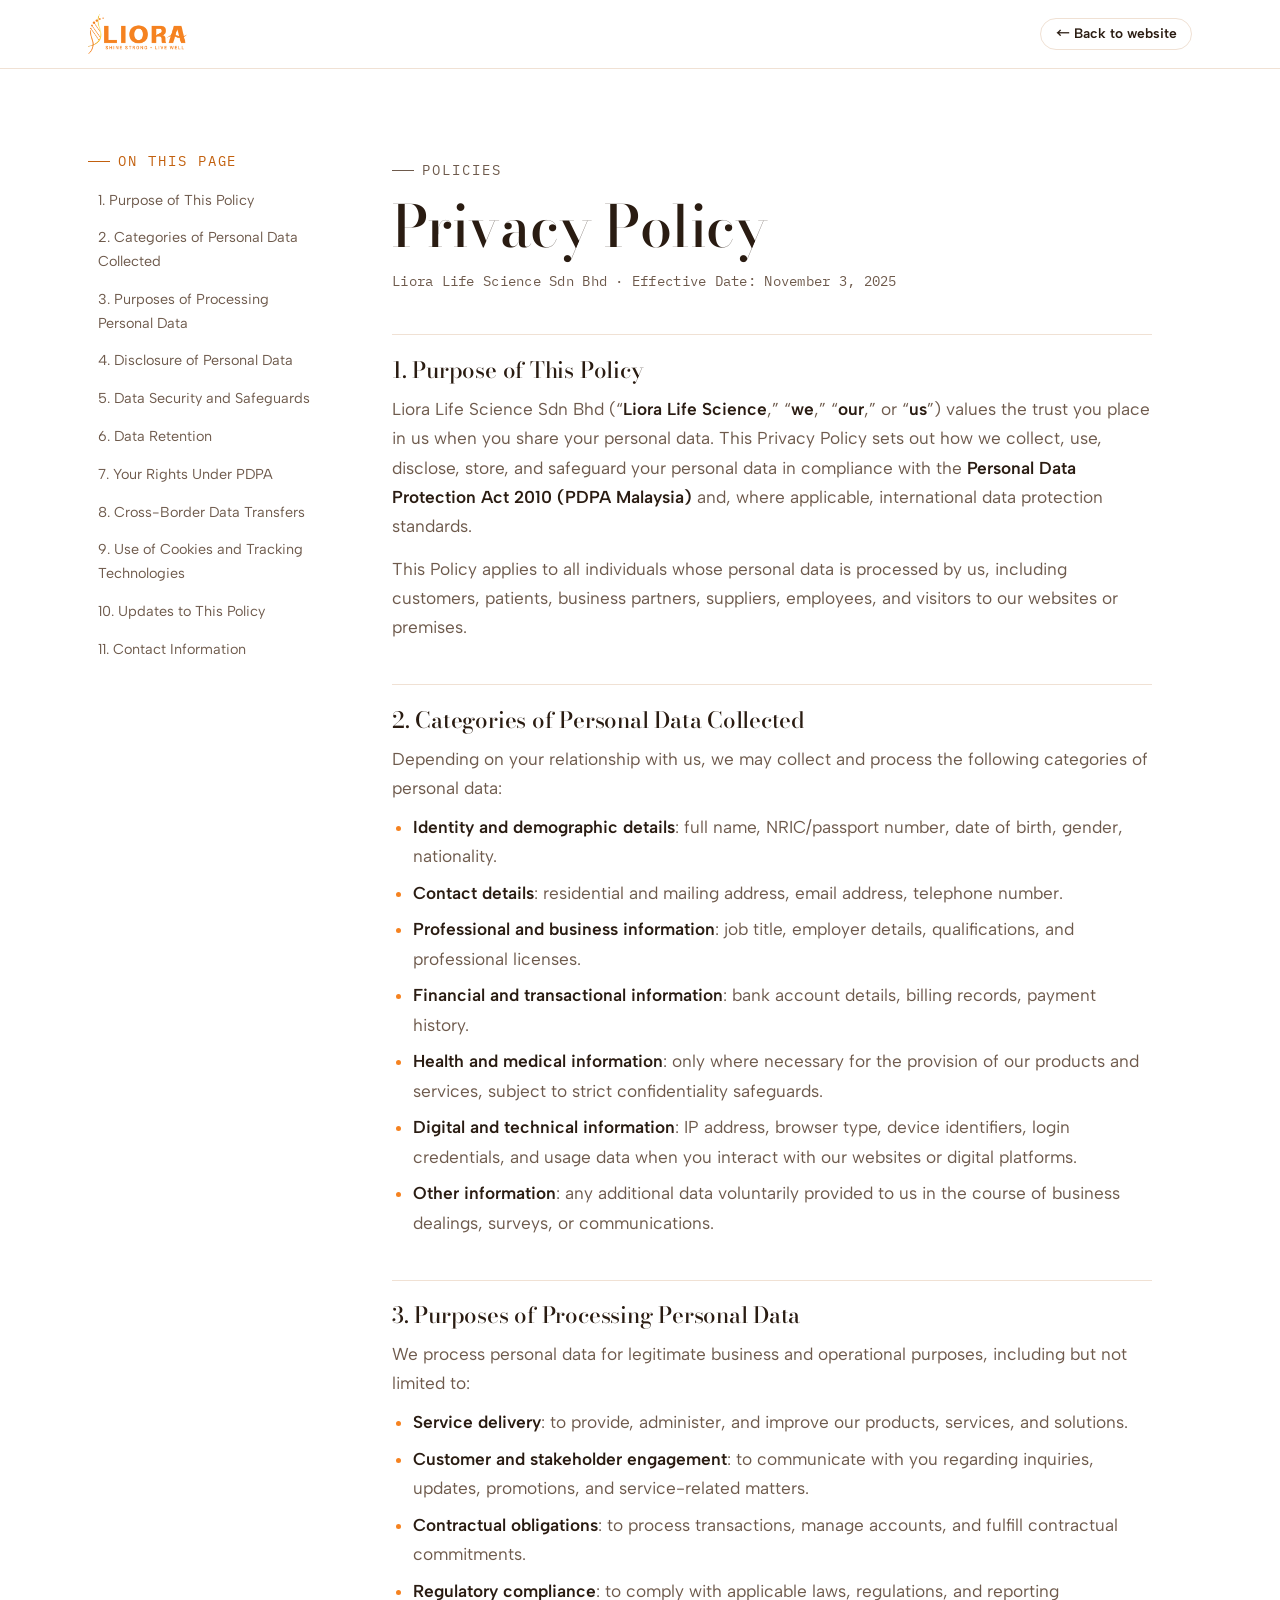
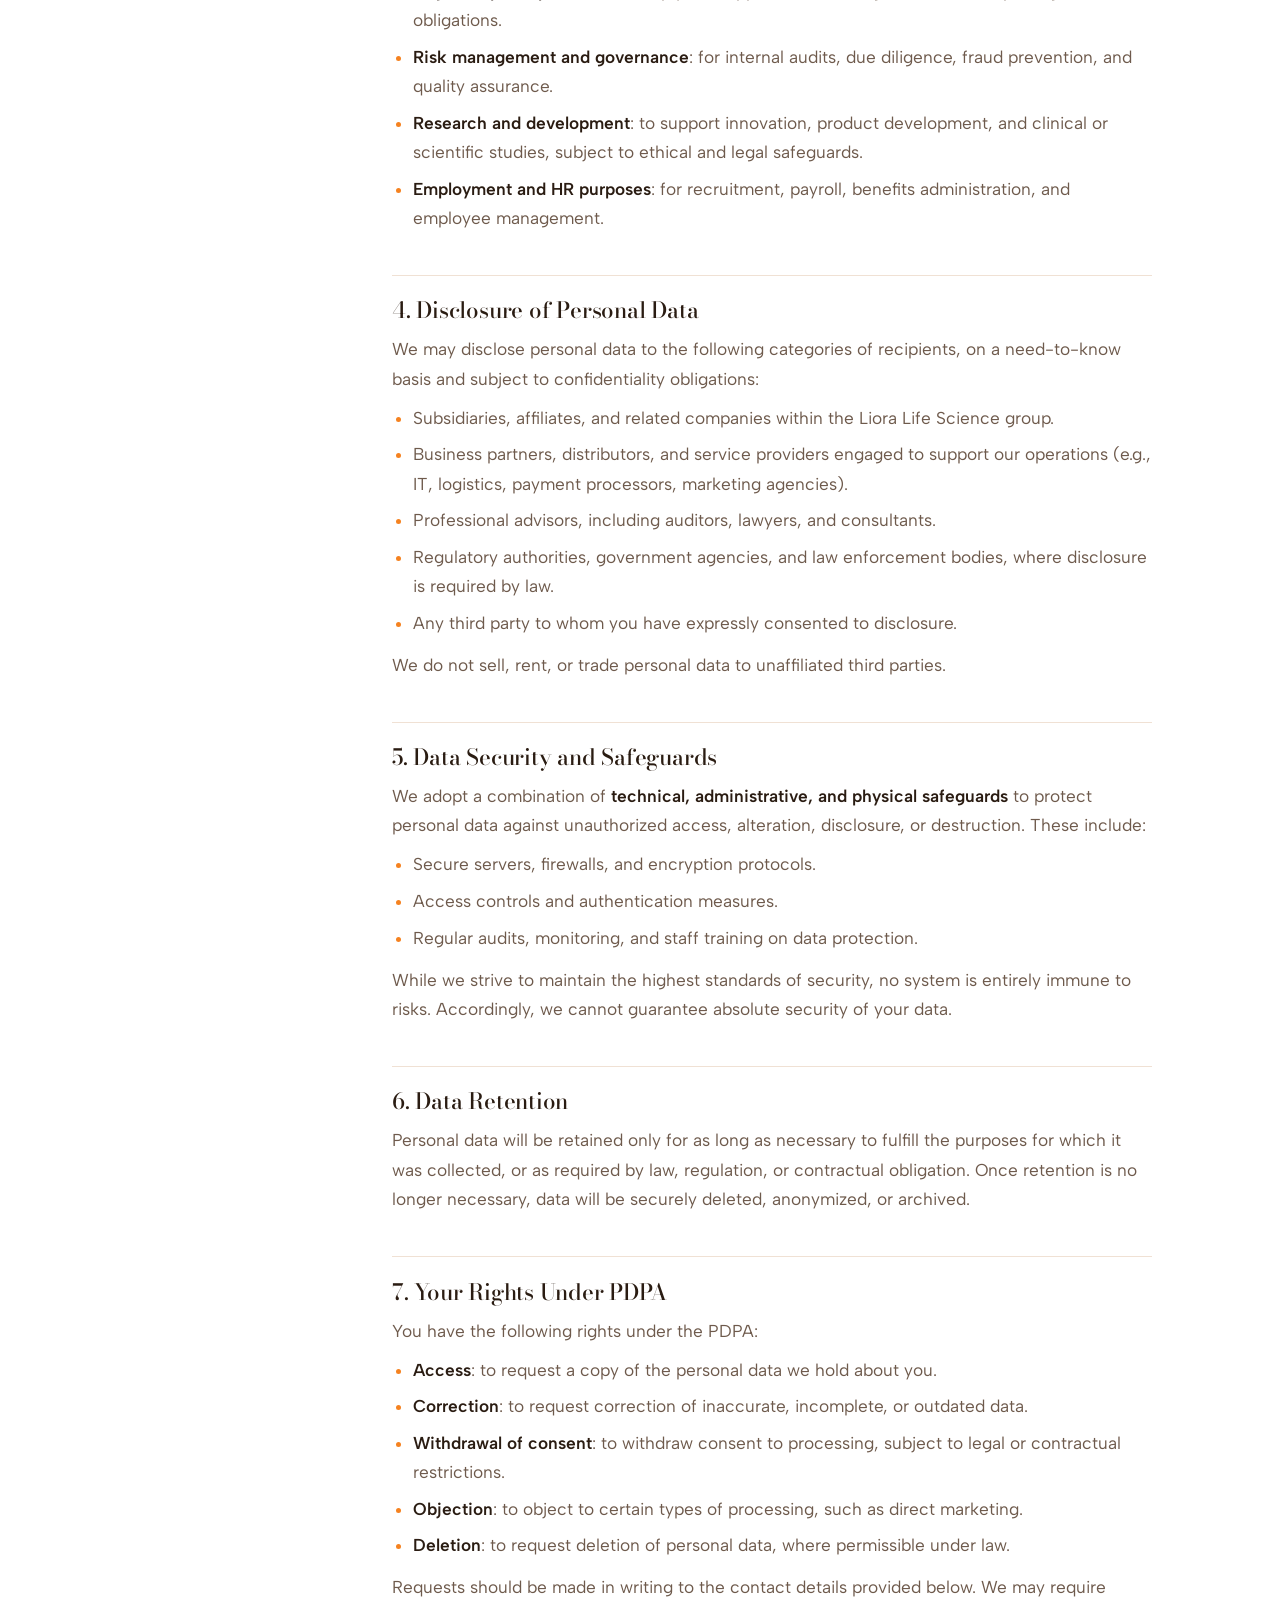
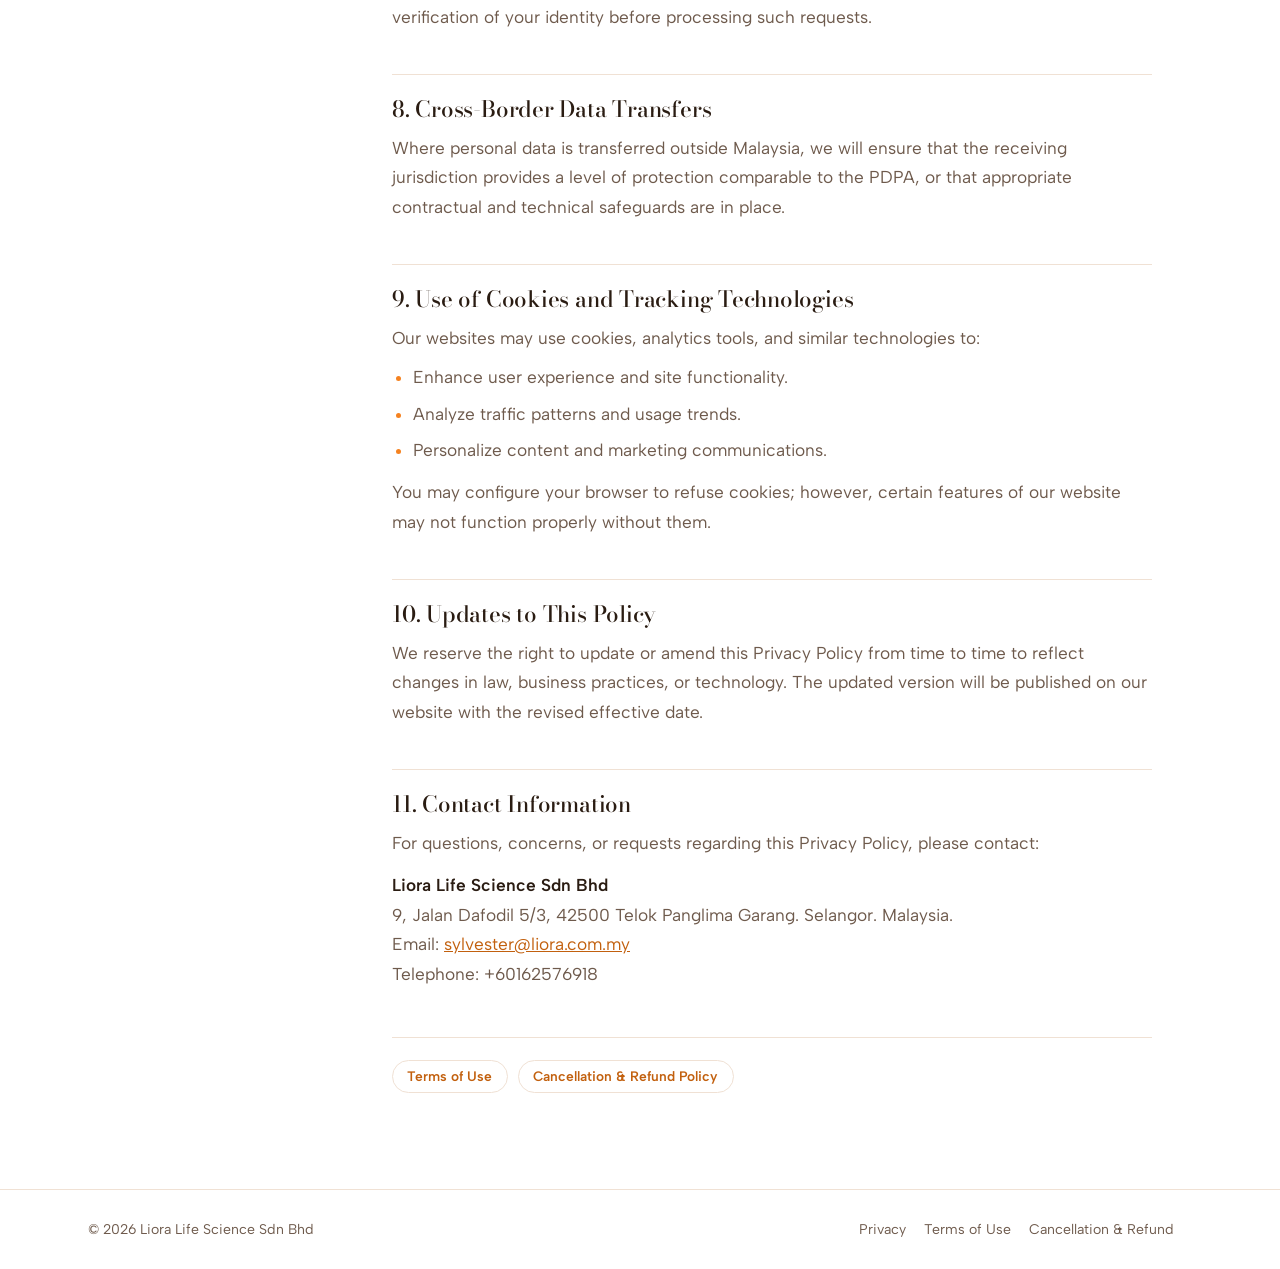
<file: privacy/index.html>
<!doctype html>
<html lang="en">
<head>
<meta charset="utf-8">
<meta name="viewport" content="width=device-width, initial-scale=1, viewport-fit=cover">
<title>Privacy Policy · LIORA Life Science</title>
<meta name="description" content="How Liora Life Science Sdn Bhd collects, uses, discloses and protects your personal data under the PDPA.">
<link rel="canonical" href="https://liora.com.my/privacy">
<link rel="icon" href="/assets/img/favicon.png">
<link rel="apple-touch-icon" href="/assets/img/apple-touch-icon.png">
<meta name="theme-color" content="#F58220">
<meta property="og:type" content="article">
<meta property="og:site_name" content="LIORA Life Science">
<meta property="og:url" content="https://liora.com.my/privacy">
<meta property="og:title" content="Privacy Policy · LIORA Life Science">
<meta property="og:description" content="How Liora Life Science Sdn Bhd collects, uses, discloses and protects your personal data under the PDPA.">
<meta property="og:image" content="https://liora.com.my/assets/img/og-image.jpg">
<meta name="twitter:card" content="summary_large_image">
<link rel="preconnect" href="https://fonts.googleapis.com">
<link rel="preconnect" href="https://fonts.gstatic.com" crossorigin>
<link rel="stylesheet" href="https://fonts.googleapis.com/css2?family=Albert+Sans:wght@400;500;600;700&family=Bodoni+Moda:ital,opsz,wght@0,6..96,400..700;1,6..96,400..600&family=IBM+Plex+Mono:wght@400;500&family=Noto+Sans+SC:wght@400;500;700&family=Noto+Serif+SC:wght@500;700&display=swap">
<link rel="stylesheet" href="/assets/styles.css?v=20261007">
<style>
  body { background: var(--paper); }
  .doc-head { border-bottom: 1px solid var(--line); background: var(--paper); position: sticky; top: 0; z-index: 10; }
  .doc-head .wrap { display: flex; align-items: center; justify-content: space-between; gap: 16px; min-height: 68px; }
  .doc-head .brand img { height: 40px; width: auto; display: block; }
  .doc { display: grid; grid-template-columns: 240px minmax(0, 1fr); gap: clamp(28px, 5vw, 72px); padding-block: clamp(40px, 6vw, 80px) 96px; align-items: start; }
  .doc__toc { position: sticky; top: 100px; font-size: .9rem; }
  .doc__toc ol { list-style: none; margin: 10px 0 0; padding: 0; display: flex; flex-direction: column; gap: 2px; }
  .doc__toc a { display: block; padding: 6px 10px; border-radius: 8px; color: var(--ink-soft); text-decoration: none; }
  .doc__toc a:hover { background: var(--paper-2); color: var(--ink); }
  .doc__body { max-width: 760px; }
  .doc__body h1 { font-size: clamp(2.2rem, 1.6rem + 2.6vw, 3.6rem); }
  .doc__meta { margin-top: 1rem; color: var(--ink-soft); font-family: var(--f-mono); font-size: .85rem; letter-spacing: .02em; }
  .doc__body h2 { font-size: var(--step-1); margin-top: 2.6rem; padding-top: 1.4rem; border-top: 1px solid var(--line); scroll-margin-top: 90px; }
  .doc__body p, .doc__body li { color: var(--ink-soft); line-height: 1.7; }
  .doc__body p { margin-top: .8rem; }
  .doc__body ul { margin: .6rem 0 0; padding-left: 1.3rem; }
  .doc__body li { margin-top: .45rem; }
  .doc__body li::marker { color: var(--accent); }
  .doc__body strong { color: var(--ink); font-weight: 600; }
  .doc__body a { color: var(--accent-ink); }
  .doc__other { margin-top: 3rem; padding-top: 1.4rem; border-top: 1px solid var(--line); display: flex; flex-wrap: wrap; gap: 10px; }
  .doc-foot { border-top: 1px solid var(--line); padding-block: 28px; color: var(--ink-soft); font-size: .88rem; }
  .doc-foot .wrap { display: flex; flex-wrap: wrap; gap: 8px 22px; justify-content: space-between; }
  .doc-foot a { color: var(--ink-soft); text-decoration: none; margin-right: 18px; }
  .doc-foot a:hover { color: var(--accent-ink); }
  @media (max-width: 860px) {
    .doc { grid-template-columns: minmax(0, 1fr); }
    .doc__toc { position: static; order: 2; display: none; }
  }
</style>
</head>
<body>
<header class="doc-head">
  <div class="wrap">
    <a class="brand" href="/" aria-label="LIORA Life Science home"><img class="logo logo--light" src="/assets/img/logo.png" alt="LIORA · Shine Strong, Live Well" width="700" height="283"><img class="logo logo--dark" src="/assets/img/logo-white.png" alt="LIORA · Shine Strong, Live Well" width="700" height="284"></a>
    <a class="btn btn--ghost btn--sm" href="/">← Back to website</a>
  </div>
</header>
<main class="wrap doc">
  <aside class="doc__toc" aria-label="On this page">
    <p class="eyebrow">On this page</p>
    <ol><li><a href="#s1">1. Purpose of This Policy</a></li><li><a href="#s2">2. Categories of Personal Data Collected</a></li><li><a href="#s3">3. Purposes of Processing Personal Data</a></li><li><a href="#s4">4. Disclosure of Personal Data</a></li><li><a href="#s5">5. Data Security and Safeguards</a></li><li><a href="#s6">6. Data Retention</a></li><li><a href="#s7">7. Your Rights Under PDPA</a></li><li><a href="#s8">8. Cross-Border Data Transfers</a></li><li><a href="#s9">9. Use of Cookies and Tracking Technologies</a></li><li><a href="#s10">10. Updates to This Policy</a></li><li><a href="#s11">11. Contact Information</a></li></ol>
  </aside>
  <article class="doc__body">
    <p class="eyebrow">Policies</p>
    <h1 style="margin-top:.8rem">Privacy Policy</h1>
    <p class="doc__meta">Liora Life Science Sdn Bhd · Effective Date: November 3, 2025</p>
<h2 id="s1">1. Purpose of This Policy</h2>
<p>Liora Life Science Sdn Bhd (“<strong>Liora Life Science</strong>,” “<strong>we</strong>,” “<strong>our</strong>,” or “<strong>us</strong>”) values the trust you place in us when you share your personal data. This Privacy Policy sets out how we collect, use, disclose, store, and safeguard your personal data in compliance with the <strong>Personal Data Protection Act 2010 (PDPA Malaysia)</strong> and, where applicable, international data protection standards.</p>
<p>This Policy applies to all individuals whose personal data is processed by us, including customers, patients, business partners, suppliers, employees, and visitors to our websites or premises.</p>
<h2 id="s2">2. Categories of Personal Data Collected</h2>
<p>Depending on your relationship with us, we may collect and process the following categories of personal data:</p>
<ul><li>
<strong>Identity and demographic details</strong>: full name, NRIC/passport number, date of birth, gender, nationality.
</li><li>
<strong>Contact details</strong>: residential and mailing address, email address, telephone number.
</li><li>
<strong>Professional and business information</strong>: job title, employer details, qualifications, and professional licenses.
</li><li>
<strong>Financial and transactional information</strong>: bank account details, billing records, payment history.
</li><li>
<strong>Health and medical information</strong>: only where necessary for the provision of our products and services, subject to strict confidentiality safeguards.
</li><li>
<strong>Digital and technical information</strong>: IP address, browser type, device identifiers, login credentials, and usage data when you interact with our websites or digital platforms.
</li><li>
<strong>Other information</strong>: any additional data voluntarily provided to us in the course of business dealings, surveys, or communications.
</li></ul>
<h2 id="s3">3. Purposes of Processing Personal Data</h2>
<p>We process personal data for legitimate business and operational purposes, including but not limited to:</p>
<ul><li>
<strong>Service delivery</strong>: to provide, administer, and improve our products, services, and solutions.
</li><li>
<strong>Customer and stakeholder engagement</strong>: to communicate with you regarding inquiries, updates, promotions, and service-related matters.
</li><li>
<strong>Contractual obligations</strong>: to process transactions, manage accounts, and fulfill contractual commitments.
</li><li>
<strong>Regulatory compliance</strong>: to comply with applicable laws, regulations, and reporting obligations.
</li><li>
<strong>Risk management and governance</strong>: for internal audits, due diligence, fraud prevention, and quality assurance.
</li><li>
<strong>Research and development</strong>: to support innovation, product development, and clinical or scientific studies, subject to ethical and legal safeguards.
</li><li>
<strong>Employment and HR purposes</strong>: for recruitment, payroll, benefits administration, and employee management.
</li></ul>
<h2 id="s4">4. Disclosure of Personal Data</h2>
<p>We may disclose personal data to the following categories of recipients, on a need-to-know basis and subject to confidentiality obligations:</p>
<ul><li>
Subsidiaries, affiliates, and related companies within the Liora Life Science group.
</li><li>
Business partners, distributors, and service providers engaged to support our operations (e.g., IT, logistics, payment processors, marketing agencies).
</li><li>
Professional advisors, including auditors, lawyers, and consultants.
</li><li>
Regulatory authorities, government agencies, and law enforcement bodies, where disclosure is required by law.
</li><li>
Any third party to whom you have expressly consented to disclosure.
</li></ul>
<p>We do not sell, rent, or trade personal data to unaffiliated third parties.</p>
<h2 id="s5">5. Data Security and Safeguards</h2>
<p>We adopt a combination of <strong>technical, administrative, and physical safeguards</strong> to protect personal data against unauthorized access, alteration, disclosure, or destruction. These include:</p>
<ul><li>
Secure servers, firewalls, and encryption protocols.
</li><li>
Access controls and authentication measures.
</li><li>
Regular audits, monitoring, and staff training on data protection.
</li></ul>
<p>While we strive to maintain the highest standards of security, no system is entirely immune to risks. Accordingly, we cannot guarantee absolute security of your data.</p>
<h2 id="s6">6. Data Retention</h2>
<p>Personal data will be retained only for as long as necessary to fulfill the purposes for which it was collected, or as required by law, regulation, or contractual obligation. Once retention is no longer necessary, data will be securely deleted, anonymized, or archived.</p>
<h2 id="s7">7. Your Rights Under PDPA</h2>
<p>You have the following rights under the PDPA:</p>
<ul><li>
<strong>Access</strong>: to request a copy of the personal data we hold about you.
</li><li>
<strong>Correction</strong>: to request correction of inaccurate, incomplete, or outdated data.
</li><li>
<strong>Withdrawal of consent</strong>: to withdraw consent to processing, subject to legal or contractual restrictions.
</li><li>
<strong>Objection</strong>: to object to certain types of processing, such as direct marketing.
</li><li>
<strong>Deletion</strong>: to request deletion of personal data, where permissible under law.
</li></ul>
<p>Requests should be made in writing to the contact details provided below. We may require verification of your identity before processing such requests.</p>
<h2 id="s8">8. Cross-Border Data Transfers</h2>
<p>Where personal data is transferred outside Malaysia, we will ensure that the receiving jurisdiction provides a level of protection comparable to the PDPA, or that appropriate contractual and technical safeguards are in place.</p>
<h2 id="s9">9. Use of Cookies and Tracking Technologies</h2>
<p>Our websites may use cookies, analytics tools, and similar technologies to:</p>
<ul><li>
Enhance user experience and site functionality.
</li><li>
Analyze traffic patterns and usage trends.
</li><li>
Personalize content and marketing communications.
</li></ul>
<p>You may configure your browser to refuse cookies; however, certain features of our website may not function properly without them.</p>
<h2 id="s10">10. Updates to This Policy</h2>
<p>We reserve the right to update or amend this Privacy Policy from time to time to reflect changes in law, business practices, or technology. The updated version will be published on our website with the revised effective date.</p>
<h2 id="s11">11. Contact Information</h2>
<p>For questions, concerns, or requests regarding this Privacy Policy, please contact:</p>
<p><strong>Liora Life Science Sdn Bhd</strong><br>9, Jalan Dafodil 5/3, 42500 Telok Panglima Garang. Selangor. Malaysia.<br>Email: <a href="mailto:sylvester@liora.com.my">sylvester@liora.com.my</a><br>Telephone: +60162576918</p>
    <div class="doc__other">
      <a class="btn btn--ghost btn--sm" href="/terms-of-use">Terms of Use</a>
      <a class="btn btn--ghost btn--sm" href="/#refund">Cancellation &amp; Refund Policy</a>
    </div>
  </article>
</main>
<footer class="doc-foot">
  <div class="wrap">
    <span>© 2026 Liora Life Science Sdn Bhd</span>
    <span><a href="/privacy">Privacy</a><a href="/terms-of-use">Terms of Use</a><a href="/#refund">Cancellation &amp; Refund</a></span>
  </div>
</footer>
</body>
</html>
</file>
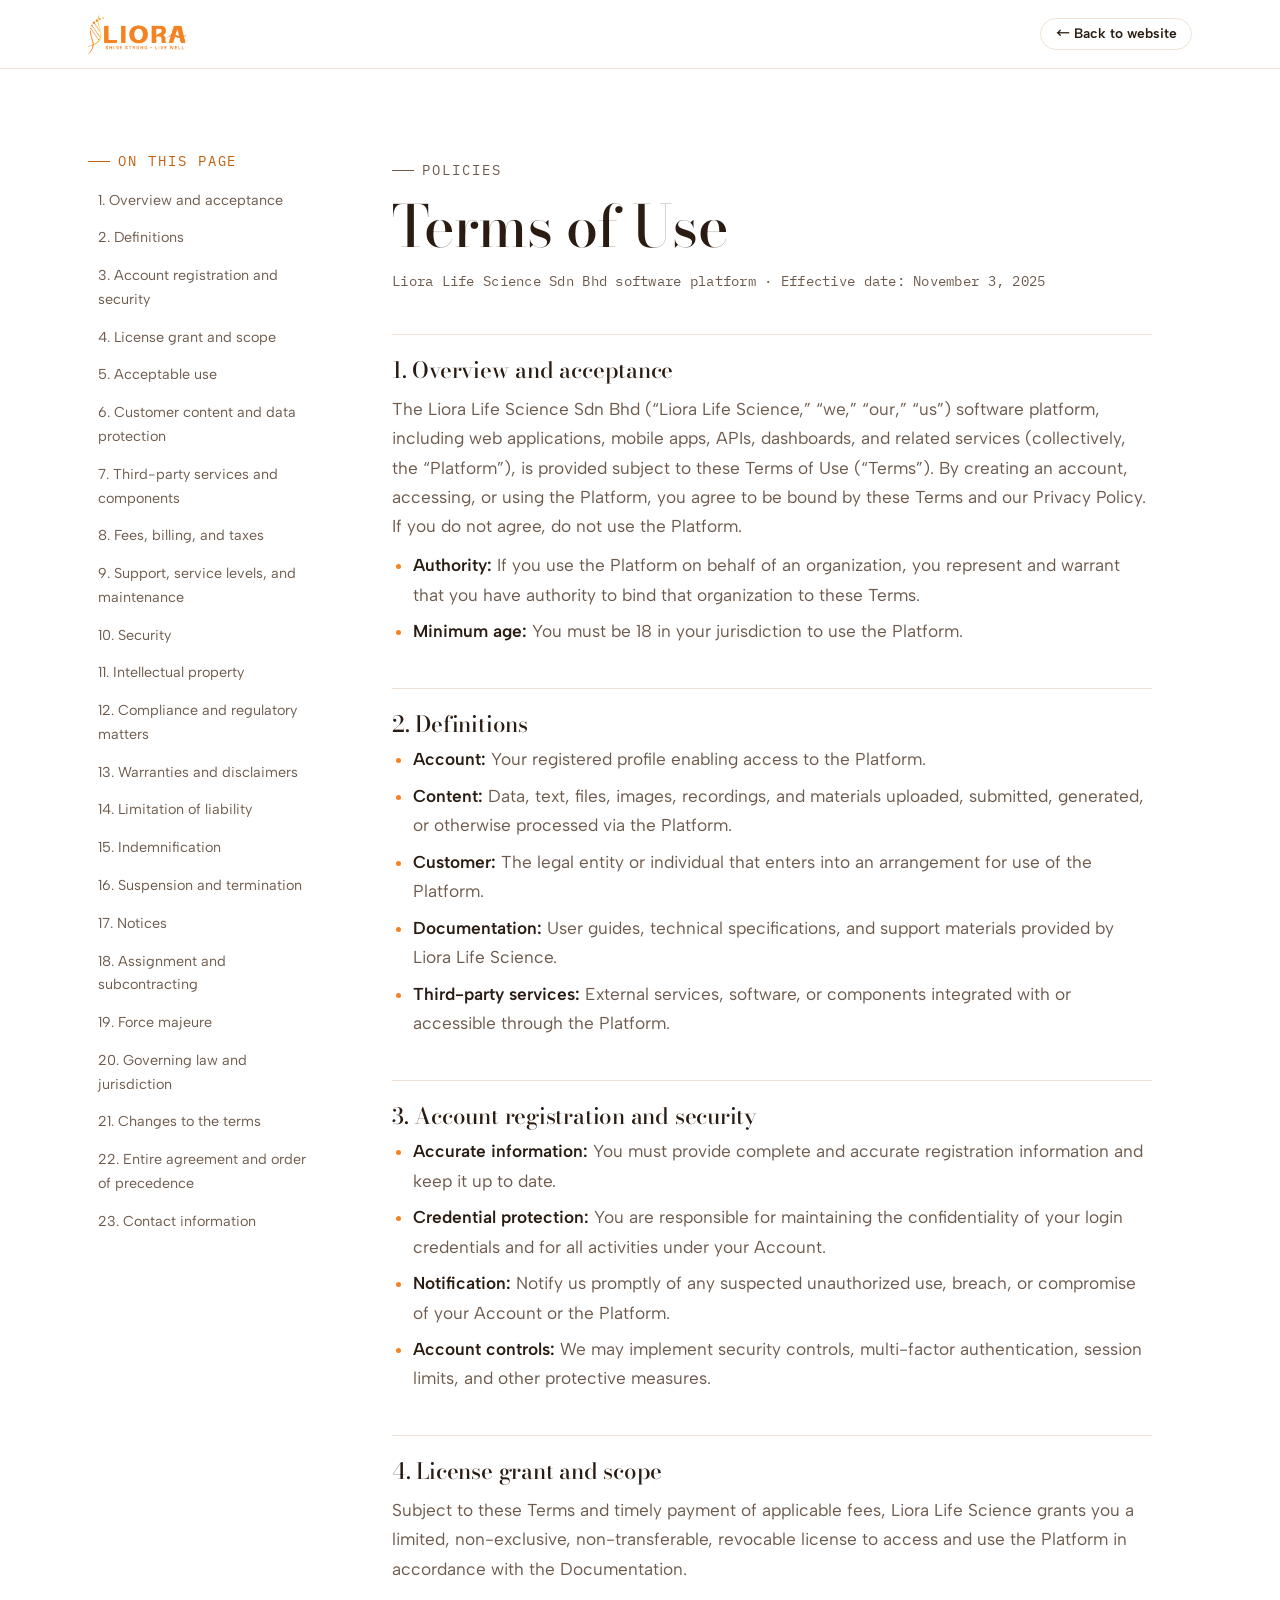
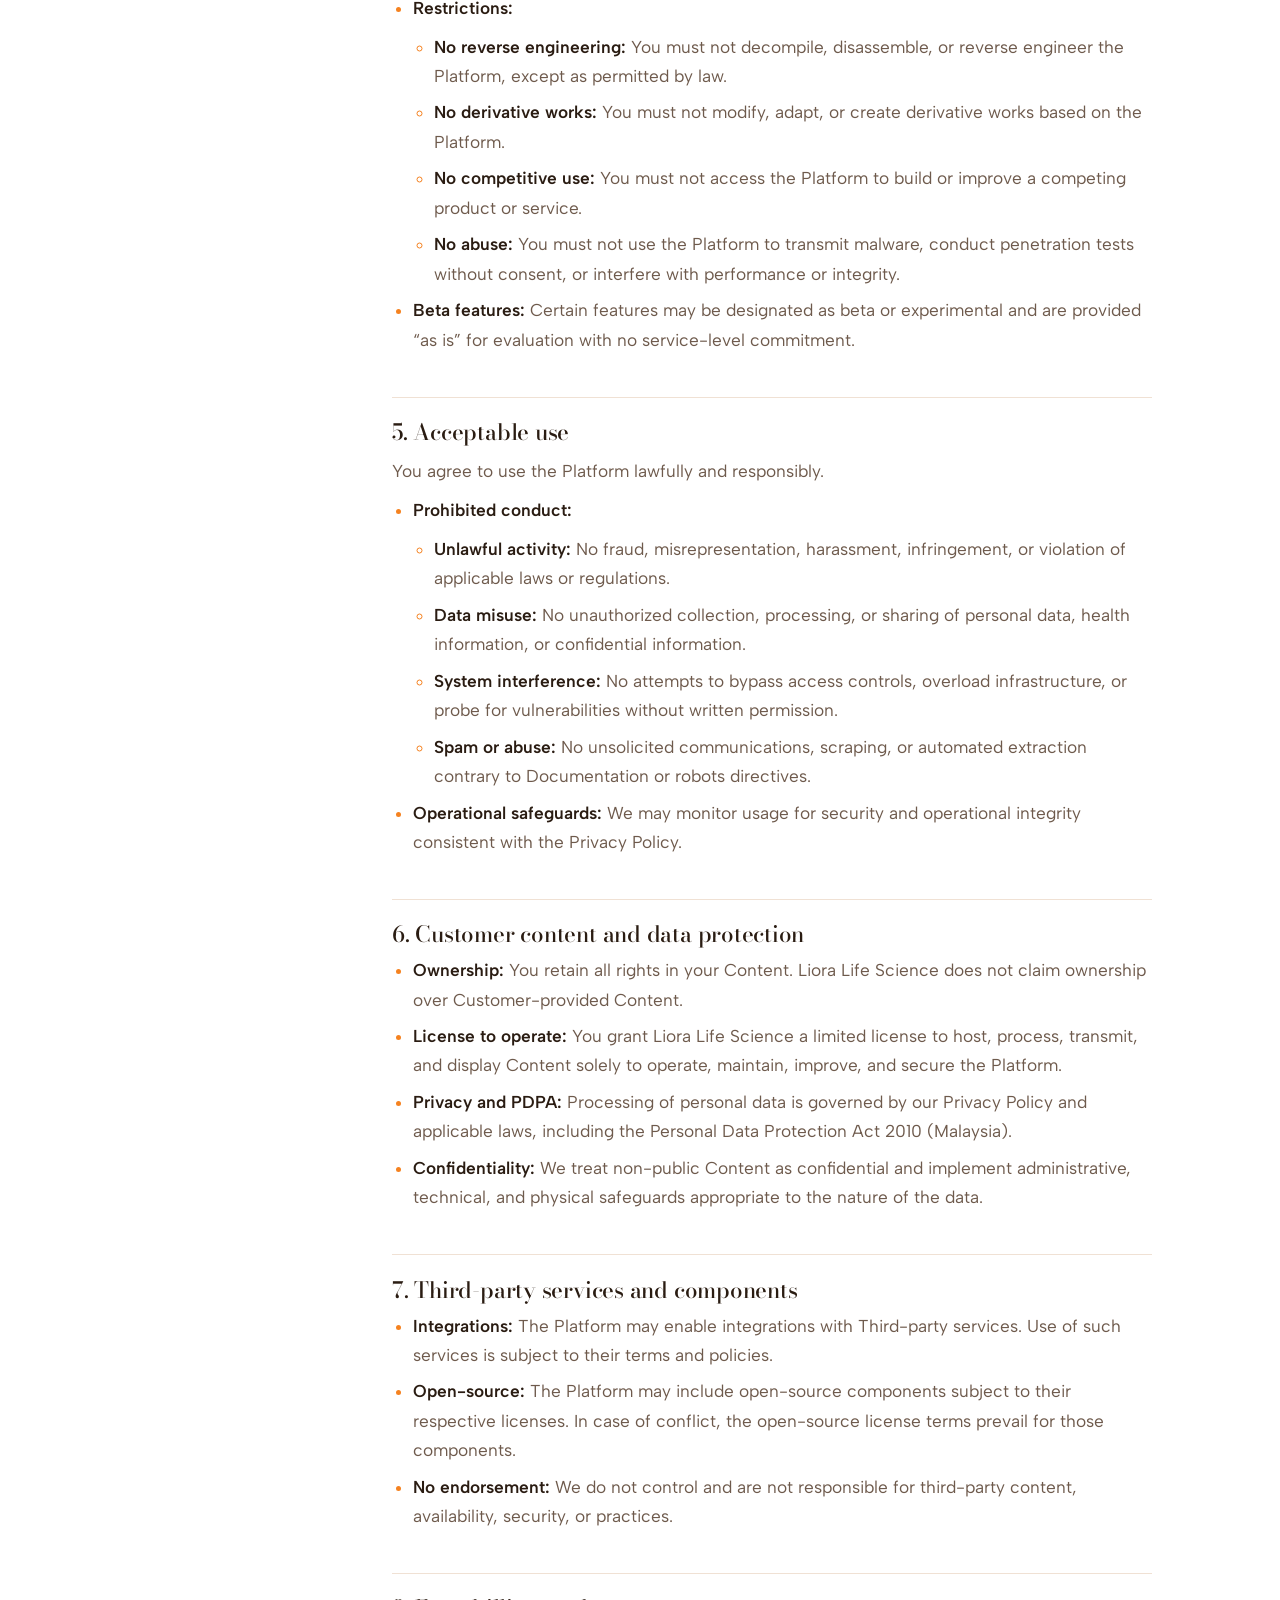
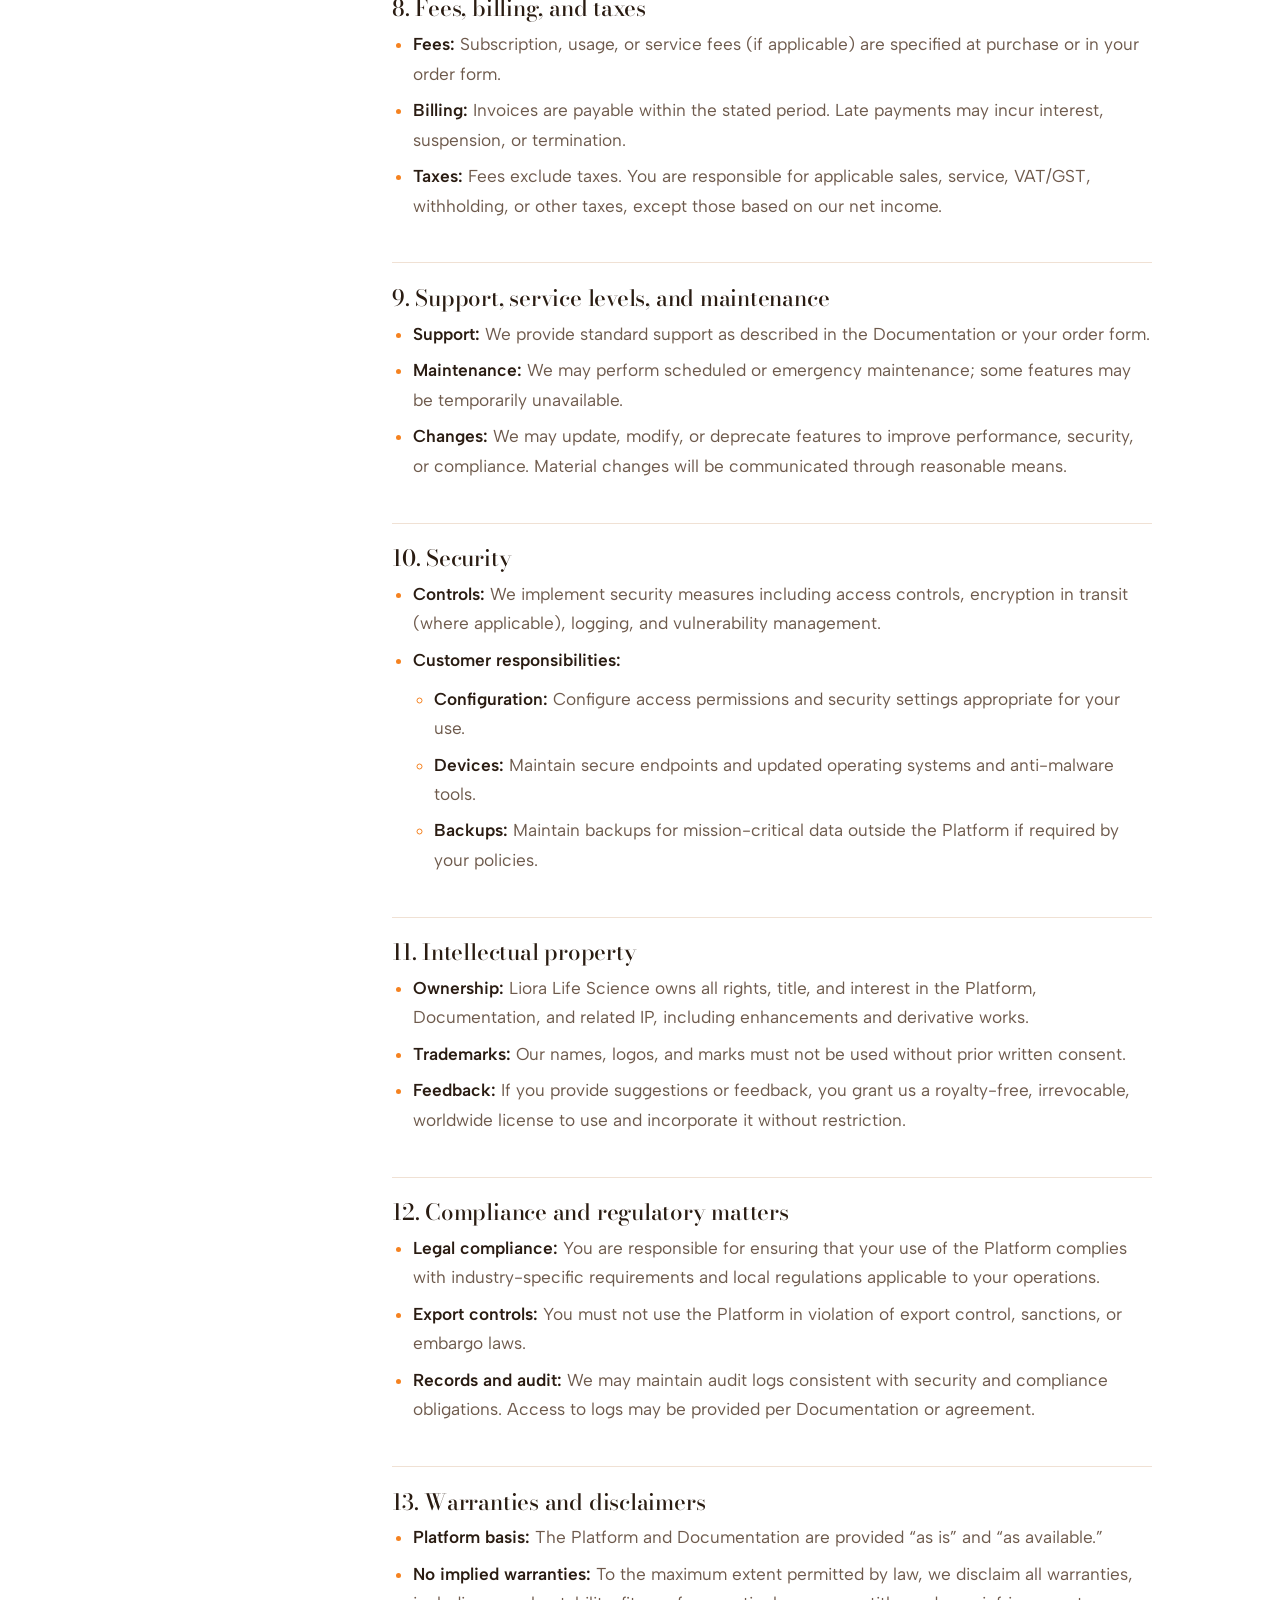
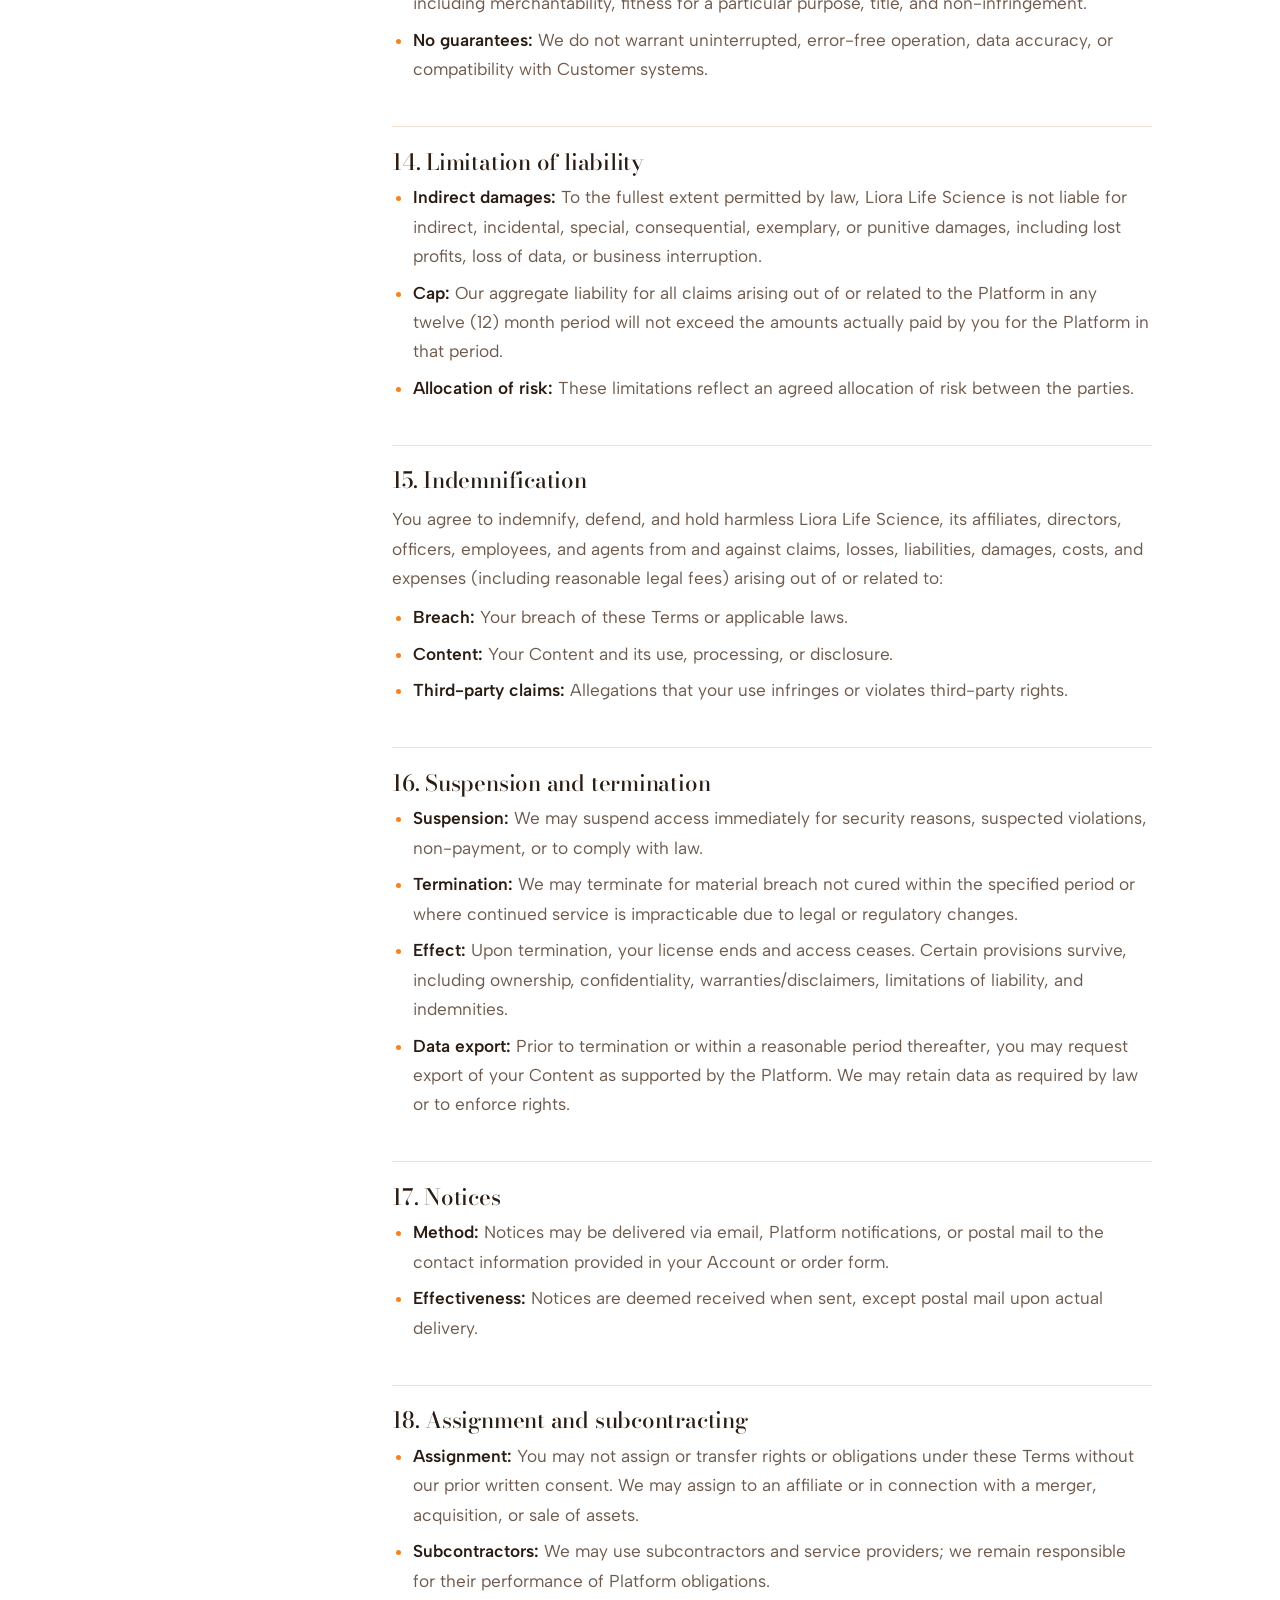
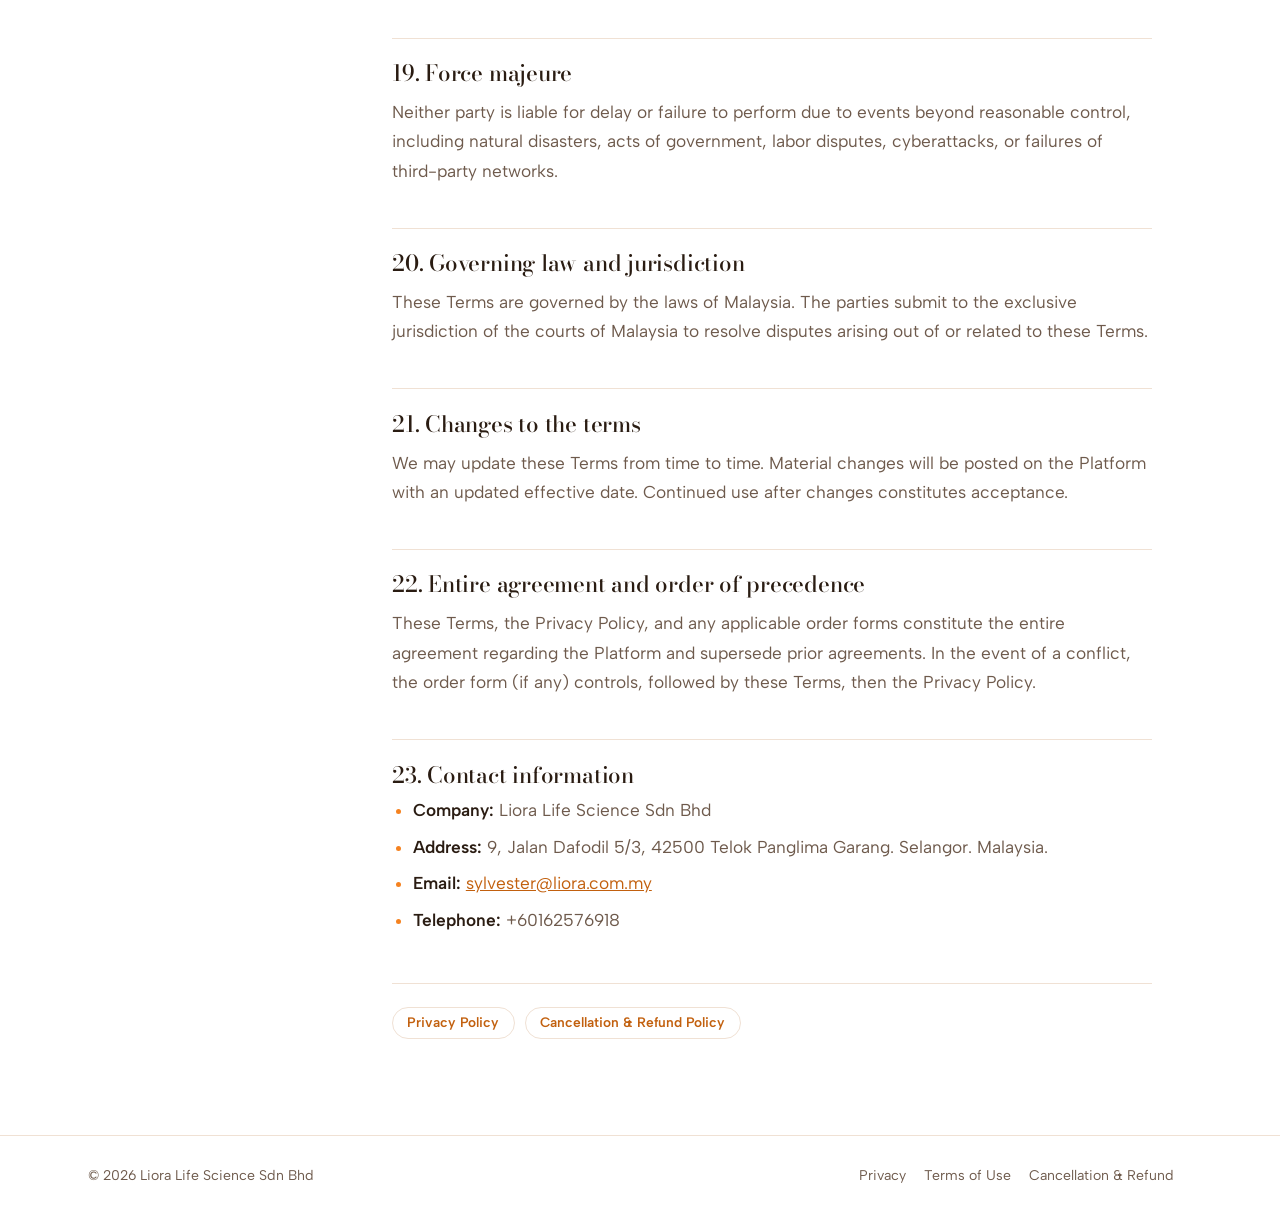
<file: terms-of-use/index.html>
<!doctype html>
<html lang="en">
<head>
<meta charset="utf-8">
<meta name="viewport" content="width=device-width, initial-scale=1, viewport-fit=cover">
<title>Terms of Use · LIORA Life Science</title>
<meta name="description" content="The terms that govern your use of the Liora Life Science platform, app and services.">
<link rel="canonical" href="https://liora.com.my/terms-of-use">
<link rel="icon" href="/assets/img/favicon.png">
<link rel="apple-touch-icon" href="/assets/img/apple-touch-icon.png">
<meta name="theme-color" content="#F58220">
<meta property="og:type" content="article">
<meta property="og:site_name" content="LIORA Life Science">
<meta property="og:url" content="https://liora.com.my/terms-of-use">
<meta property="og:title" content="Terms of Use · LIORA Life Science">
<meta property="og:description" content="The terms that govern your use of the Liora Life Science platform, app and services.">
<meta property="og:image" content="https://liora.com.my/assets/img/og-image.jpg">
<meta name="twitter:card" content="summary_large_image">
<link rel="preconnect" href="https://fonts.googleapis.com">
<link rel="preconnect" href="https://fonts.gstatic.com" crossorigin>
<link rel="stylesheet" href="https://fonts.googleapis.com/css2?family=Albert+Sans:wght@400;500;600;700&family=Bodoni+Moda:ital,opsz,wght@0,6..96,400..700;1,6..96,400..600&family=IBM+Plex+Mono:wght@400;500&family=Noto+Sans+SC:wght@400;500;700&family=Noto+Serif+SC:wght@500;700&display=swap">
<link rel="stylesheet" href="/assets/styles.css?v=20261007">
<style>
  body { background: var(--paper); }
  .doc-head { border-bottom: 1px solid var(--line); background: var(--paper); position: sticky; top: 0; z-index: 10; }
  .doc-head .wrap { display: flex; align-items: center; justify-content: space-between; gap: 16px; min-height: 68px; }
  .doc-head .brand img { height: 40px; width: auto; display: block; }
  .doc { display: grid; grid-template-columns: 240px minmax(0, 1fr); gap: clamp(28px, 5vw, 72px); padding-block: clamp(40px, 6vw, 80px) 96px; align-items: start; }
  .doc__toc { position: sticky; top: 100px; font-size: .9rem; }
  .doc__toc ol { list-style: none; margin: 10px 0 0; padding: 0; display: flex; flex-direction: column; gap: 2px; }
  .doc__toc a { display: block; padding: 6px 10px; border-radius: 8px; color: var(--ink-soft); text-decoration: none; }
  .doc__toc a:hover { background: var(--paper-2); color: var(--ink); }
  .doc__body { max-width: 760px; }
  .doc__body h1 { font-size: clamp(2.2rem, 1.6rem + 2.6vw, 3.6rem); }
  .doc__meta { margin-top: 1rem; color: var(--ink-soft); font-family: var(--f-mono); font-size: .85rem; letter-spacing: .02em; }
  .doc__body h2 { font-size: var(--step-1); margin-top: 2.6rem; padding-top: 1.4rem; border-top: 1px solid var(--line); scroll-margin-top: 90px; }
  .doc__body p, .doc__body li { color: var(--ink-soft); line-height: 1.7; }
  .doc__body p { margin-top: .8rem; }
  .doc__body ul { margin: .6rem 0 0; padding-left: 1.3rem; }
  .doc__body li { margin-top: .45rem; }
  .doc__body li::marker { color: var(--accent); }
  .doc__body strong { color: var(--ink); font-weight: 600; }
  .doc__body a { color: var(--accent-ink); }
  .doc__other { margin-top: 3rem; padding-top: 1.4rem; border-top: 1px solid var(--line); display: flex; flex-wrap: wrap; gap: 10px; }
  .doc-foot { border-top: 1px solid var(--line); padding-block: 28px; color: var(--ink-soft); font-size: .88rem; }
  .doc-foot .wrap { display: flex; flex-wrap: wrap; gap: 8px 22px; justify-content: space-between; }
  .doc-foot a { color: var(--ink-soft); text-decoration: none; margin-right: 18px; }
  .doc-foot a:hover { color: var(--accent-ink); }
  @media (max-width: 860px) {
    .doc { grid-template-columns: minmax(0, 1fr); }
    .doc__toc { position: static; order: 2; display: none; }
  }
</style>
</head>
<body>
<header class="doc-head">
  <div class="wrap">
    <a class="brand" href="/" aria-label="LIORA Life Science home"><img class="logo logo--light" src="/assets/img/logo.png" alt="LIORA · Shine Strong, Live Well" width="700" height="283"><img class="logo logo--dark" src="/assets/img/logo-white.png" alt="LIORA · Shine Strong, Live Well" width="700" height="284"></a>
    <a class="btn btn--ghost btn--sm" href="/">← Back to website</a>
  </div>
</header>
<main class="wrap doc">
  <aside class="doc__toc" aria-label="On this page">
    <p class="eyebrow">On this page</p>
    <ol><li><a href="#s1">1. Overview and acceptance</a></li><li><a href="#s2">2. Definitions</a></li><li><a href="#s3">3. Account registration and security</a></li><li><a href="#s4">4. License grant and scope</a></li><li><a href="#s5">5. Acceptable use</a></li><li><a href="#s6">6. Customer content and data protection</a></li><li><a href="#s7">7. Third-party services and components</a></li><li><a href="#s8">8. Fees, billing, and taxes</a></li><li><a href="#s9">9. Support, service levels, and maintenance</a></li><li><a href="#s10">10. Security</a></li><li><a href="#s11">11. Intellectual property</a></li><li><a href="#s12">12. Compliance and regulatory matters</a></li><li><a href="#s13">13. Warranties and disclaimers</a></li><li><a href="#s14">14. Limitation of liability</a></li><li><a href="#s15">15. Indemnification</a></li><li><a href="#s16">16. Suspension and termination</a></li><li><a href="#s17">17. Notices</a></li><li><a href="#s18">18. Assignment and subcontracting</a></li><li><a href="#s19">19. Force majeure</a></li><li><a href="#s20">20. Governing law and jurisdiction</a></li><li><a href="#s21">21. Changes to the terms</a></li><li><a href="#s22">22. Entire agreement and order of precedence</a></li><li><a href="#s23">23. Contact information</a></li></ol>
  </aside>
  <article class="doc__body">
    <p class="eyebrow">Policies</p>
    <h1 style="margin-top:.8rem">Terms of Use</h1>
    <p class="doc__meta">Liora Life Science Sdn Bhd software platform · Effective date: November 3, 2025</p>
<h2 id="s1">1. Overview and acceptance</h2>
<p>The Liora Life Science Sdn Bhd (“Liora Life Science,” “we,” “our,” “us”) software platform, including web applications, mobile apps, APIs, dashboards, and related services (collectively, the “Platform”), is provided subject to these Terms of Use (“Terms”). By creating an account, accessing, or using the Platform, you agree to be bound by these Terms and our Privacy Policy. If you do not agree, do not use the Platform.</p>
<ul><li>
<strong>Authority:</strong> If you use the Platform on behalf of an organization, you represent and warrant that you have authority to bind that organization to these Terms.
</li><li>
<strong>Minimum age:</strong> You must be 18 in your jurisdiction to use the Platform.
</li></ul>
<h2 id="s2">2. Definitions</h2>
<ul><li>
<strong>Account:</strong> Your registered profile enabling access to the Platform.
</li><li>
<strong>Content:</strong> Data, text, files, images, recordings, and materials uploaded, submitted, generated, or otherwise processed via the Platform.
</li><li>
<strong>Customer:</strong> The legal entity or individual that enters into an arrangement for use of the Platform.
</li><li>
<strong>Documentation:</strong> User guides, technical specifications, and support materials provided by Liora Life Science.
</li><li>
<strong>Third-party services:</strong> External services, software, or components integrated with or accessible through the Platform.
</li></ul>
<h2 id="s3">3. Account registration and security</h2>
<ul><li>
<strong>Accurate information:</strong> You must provide complete and accurate registration information and keep it up to date.
</li><li>
<strong>Credential protection:</strong> You are responsible for maintaining the confidentiality of your login credentials and for all activities under your Account.
</li><li>
<strong>Notification:</strong> Notify us promptly of any suspected unauthorized use, breach, or compromise of your Account or the Platform.
</li><li>
<strong>Account controls:</strong> We may implement security controls, multi-factor authentication, session limits, and other protective measures.
</li></ul>
<h2 id="s4">4. License grant and scope</h2>
<p>Subject to these Terms and timely payment of applicable fees, Liora Life Science grants you a limited, non-exclusive, non-transferable, revocable license to access and use the Platform in accordance with the Documentation.</p>
<ul><li>
<strong>Restrictions:</strong> 
<ul><li>
<strong>No reverse engineering:</strong> You must not decompile, disassemble, or reverse engineer the Platform, except as permitted by law.
</li><li>
<strong>No derivative works:</strong> You must not modify, adapt, or create derivative works based on the Platform.
</li><li>
<strong>No competitive use:</strong> You must not access the Platform to build or improve a competing product or service.
</li><li>
<strong>No abuse:</strong> You must not use the Platform to transmit malware, conduct penetration tests without consent, or interfere with performance or integrity.
</li></ul>
</li><li>
<strong>Beta features:</strong> Certain features may be designated as beta or experimental and are provided “as is” for evaluation with no service-level commitment.
</li></ul>
<h2 id="s5">5. Acceptable use</h2>
<p>You agree to use the Platform lawfully and responsibly.</p>
<ul><li>
<strong>Prohibited conduct:</strong> 
<ul><li>
<strong>Unlawful activity:</strong> No fraud, misrepresentation, harassment, infringement, or violation of applicable laws or regulations.
</li><li>
<strong>Data misuse:</strong> No unauthorized collection, processing, or sharing of personal data, health information, or confidential information.
</li><li>
<strong>System interference:</strong> No attempts to bypass access controls, overload infrastructure, or probe for vulnerabilities without written permission.
</li><li>
<strong>Spam or abuse:</strong> No unsolicited communications, scraping, or automated extraction contrary to Documentation or robots directives.
</li></ul>
</li><li>
<strong>Operational safeguards:</strong> We may monitor usage for security and operational integrity consistent with the Privacy Policy.
</li></ul>
<h2 id="s6">6. Customer content and data protection</h2>
<ul><li>
<strong>Ownership:</strong> You retain all rights in your Content. Liora Life Science does not claim ownership over Customer-provided Content.
</li><li>
<strong>License to operate:</strong> You grant Liora Life Science a limited license to host, process, transmit, and display Content solely to operate, maintain, improve, and secure the Platform.
</li><li>
<strong>Privacy and PDPA:</strong> Processing of personal data is governed by our Privacy Policy and applicable laws, including the Personal Data Protection Act 2010 (Malaysia).
</li><li>
<strong>Confidentiality:</strong> We treat non-public Content as confidential and implement administrative, technical, and physical safeguards appropriate to the nature of the data.
</li></ul>
<h2 id="s7">7. Third-party services and components</h2>
<ul><li>
<strong>Integrations:</strong> The Platform may enable integrations with Third-party services. Use of such services is subject to their terms and policies.
</li><li>
<strong>Open-source:</strong> The Platform may include open-source components subject to their respective licenses. In case of conflict, the open-source license terms prevail for those components.
</li><li>
<strong>No endorsement:</strong> We do not control and are not responsible for third-party content, availability, security, or practices.
</li></ul>
<h2 id="s8">8. Fees, billing, and taxes</h2>
<ul><li>
<strong>Fees:</strong> Subscription, usage, or service fees (if applicable) are specified at purchase or in your order form.
</li><li>
<strong>Billing:</strong> Invoices are payable within the stated period. Late payments may incur interest, suspension, or termination.
</li><li>
<strong>Taxes:</strong> Fees exclude taxes. You are responsible for applicable sales, service, VAT/GST, withholding, or other taxes, except those based on our net income.
</li></ul>
<h2 id="s9">9. Support, service levels, and maintenance</h2>
<ul><li>
<strong>Support:</strong> We provide standard support as described in the Documentation or your order form.
</li><li>
<strong>Maintenance:</strong> We may perform scheduled or emergency maintenance; some features may be temporarily unavailable.
</li><li>
<strong>Changes:</strong> We may update, modify, or deprecate features to improve performance, security, or compliance. Material changes will be communicated through reasonable means.
</li></ul>
<h2 id="s10">10. Security</h2>
<ul><li>
<strong>Controls:</strong> We implement security measures including access controls, encryption in transit (where applicable), logging, and vulnerability management.
</li><li>
<strong>Customer responsibilities:</strong> 
<ul><li>
<strong>Configuration:</strong> Configure access permissions and security settings appropriate for your use.
</li><li>
<strong>Devices:</strong> Maintain secure endpoints and updated operating systems and anti-malware tools.
</li><li>
<strong>Backups:</strong> Maintain backups for mission-critical data outside the Platform if required by your policies.
</li></ul>
</li></ul>
<h2 id="s11">11. Intellectual property</h2>
<ul><li>
<strong>Ownership:</strong> Liora Life Science owns all rights, title, and interest in the Platform, Documentation, and related IP, including enhancements and derivative works.
</li><li>
<strong>Trademarks:</strong> Our names, logos, and marks must not be used without prior written consent.
</li><li>
<strong>Feedback:</strong> If you provide suggestions or feedback, you grant us a royalty-free, irrevocable, worldwide license to use and incorporate it without restriction.
</li></ul>
<h2 id="s12">12. Compliance and regulatory matters</h2>
<ul><li>
<strong>Legal compliance:</strong> You are responsible for ensuring that your use of the Platform complies with industry-specific requirements and local regulations applicable to your operations.
</li><li>
<strong>Export controls:</strong> You must not use the Platform in violation of export control, sanctions, or embargo laws.
</li><li>
<strong>Records and audit:</strong> We may maintain audit logs consistent with security and compliance obligations. Access to logs may be provided per Documentation or agreement.
</li></ul>
<h2 id="s13">13. Warranties and disclaimers</h2>
<ul><li>
<strong>Platform basis:</strong> The Platform and Documentation are provided “as is” and “as available.”
</li><li>
<strong>No implied warranties:</strong> To the maximum extent permitted by law, we disclaim all warranties, including merchantability, fitness for a particular purpose, title, and non-infringement.
</li><li>
<strong>No guarantees:</strong> We do not warrant uninterrupted, error-free operation, data accuracy, or compatibility with Customer systems.
</li></ul>
<h2 id="s14">14. Limitation of liability</h2>
<ul><li>
<strong>Indirect damages:</strong> To the fullest extent permitted by law, Liora Life Science is not liable for indirect, incidental, special, consequential, exemplary, or punitive damages, including lost profits, loss of data, or business interruption.
</li><li>
<strong>Cap:</strong> Our aggregate liability for all claims arising out of or related to the Platform in any twelve (12) month period will not exceed the amounts actually paid by you for the Platform in that period.
</li><li>
<strong>Allocation of risk:</strong> These limitations reflect an agreed allocation of risk between the parties.
</li></ul>
<h2 id="s15">15. Indemnification</h2>
<p>You agree to indemnify, defend, and hold harmless Liora Life Science, its affiliates, directors, officers, employees, and agents from and against claims, losses, liabilities, damages, costs, and expenses (including reasonable legal fees) arising out of or related to:</p>
<ul><li>
<strong>Breach:</strong> Your breach of these Terms or applicable laws.
</li><li>
<strong>Content:</strong> Your Content and its use, processing, or disclosure.
</li><li>
<strong>Third-party claims:</strong> Allegations that your use infringes or violates third-party rights.
</li></ul>
<h2 id="s16">16. Suspension and termination</h2>
<ul><li>
<strong>Suspension:</strong> We may suspend access immediately for security reasons, suspected violations, non-payment, or to comply with law.
</li><li>
<strong>Termination:</strong> We may terminate for material breach not cured within the specified period or where continued service is impracticable due to legal or regulatory changes.
</li><li>
<strong>Effect:</strong> Upon termination, your license ends and access ceases. Certain provisions survive, including ownership, confidentiality, warranties/disclaimers, limitations of liability, and indemnities.
</li><li>
<strong>Data export:</strong> Prior to termination or within a reasonable period thereafter, you may request export of your Content as supported by the Platform. We may retain data as required by law or to enforce rights.
</li></ul>
<h2 id="s17">17. Notices</h2>
<ul><li>
<strong>Method:</strong> Notices may be delivered via email, Platform notifications, or postal mail to the contact information provided in your Account or order form.
</li><li>
<strong>Effectiveness:</strong> Notices are deemed received when sent, except postal mail upon actual delivery.
</li></ul>
<h2 id="s18">18. Assignment and subcontracting</h2>
<ul><li>
<strong>Assignment:</strong> You may not assign or transfer rights or obligations under these Terms without our prior written consent. We may assign to an affiliate or in connection with a merger, acquisition, or sale of assets.
</li><li>
<strong>Subcontractors:</strong> We may use subcontractors and service providers; we remain responsible for their performance of Platform obligations.
</li></ul>
<h2 id="s19">19. Force majeure</h2>
<p>Neither party is liable for delay or failure to perform due to events beyond reasonable control, including natural disasters, acts of government, labor disputes, cyberattacks, or failures of third-party networks.</p>
<h2 id="s20">20. Governing law and jurisdiction</h2>
<p>These Terms are governed by the laws of Malaysia. The parties submit to the exclusive jurisdiction of the courts of Malaysia to resolve disputes arising out of or related to these Terms.</p>
<h2 id="s21">21. Changes to the terms</h2>
<p>We may update these Terms from time to time. Material changes will be posted on the Platform with an updated effective date. Continued use after changes constitutes acceptance.</p>
<h2 id="s22">22. Entire agreement and order of precedence</h2>
<p>These Terms, the Privacy Policy, and any applicable order forms constitute the entire agreement regarding the Platform and supersede prior agreements. In the event of a conflict, the order form (if any) controls, followed by these Terms, then the Privacy Policy.</p>
<h2 id="s23">23. Contact information</h2>
<ul><li>
<strong>Company:</strong> Liora Life Science Sdn Bhd
</li><li>
<strong>Address:</strong> 9, Jalan Dafodil 5/3, 42500 Telok Panglima Garang. Selangor. Malaysia.
</li><li>
<strong>Email:</strong> <a href="mailto:sylvester@liora.com.my">sylvester@liora.com.my</a>
</li><li>
<strong>Telephone:</strong> +60162576918
</li></ul>
    <div class="doc__other">
      <a class="btn btn--ghost btn--sm" href="/privacy">Privacy Policy</a>
      <a class="btn btn--ghost btn--sm" href="/#refund">Cancellation &amp; Refund Policy</a>
    </div>
  </article>
</main>
<footer class="doc-foot">
  <div class="wrap">
    <span>© 2026 Liora Life Science Sdn Bhd</span>
    <span><a href="/privacy">Privacy</a><a href="/terms-of-use">Terms of Use</a><a href="/#refund">Cancellation &amp; Refund</a></span>
  </div>
</footer>
</body>
</html>
</file>
<file: assets/styles.css>
/* LIORA Life Science
   Layout concept: a pearl-toned "specimen sheet". Big Bodoni headlines sit over
   generous whitespace; science details (doses, sizes, cell counts) are set in a
   mono "lab label" voice. One bold moment: the hero's living field of vesicles. */
:root {
  --paper: #ffffff;
  --paper-2: #fff5ec;
  --card: #ffffff;
  --ink: #2a1c12;
  --ink-soft: #6e5a4c;
  --line: #f0e1d4;
  --accent: #f58220;
  --accent-ink: #c2600e;
  --gold: #ecbf24;
  --accent-soft: #ffe8d6;
  --on-accent: #ffffff;
  --glow-a: #fdd3ae;
  --glow-b: #fbe7a6;
  --glow-c: #fff0e2;
  --deep: #f58220;
  --on-deep: #ffffff;

  --f-display: "Bodoni Moda", "Noto Serif SC", Didot, "Times New Roman", serif;
  --f-body: "Albert Sans", "Noto Sans SC", system-ui, -apple-system, "Segoe UI", sans-serif;
  --f-mono: "IBM Plex Mono", "Noto Sans SC", ui-monospace, Menlo, monospace;

  --step--1: clamp(0.8rem, 0.78rem + 0.1vw, 0.86rem);
  --step-0: clamp(1rem, 0.96rem + 0.2vw, 1.08rem);
  --step-1: clamp(1.2rem, 1.1rem + 0.4vw, 1.4rem);
  --step-2: clamp(1.5rem, 1.3rem + 0.9vw, 2rem);
  --step-3: clamp(2rem, 1.6rem + 1.8vw, 3.1rem);
  --step-4: clamp(2.6rem, 1.8rem + 4vw, 5.6rem);

  --gutter: clamp(16px, 4vw, 48px);
  --wrap: 1200px;
  --radius: 18px;
  color-scheme: light;
}
@media (prefers-color-scheme: dark) {
  :root:not([data-theme="light"]) {
    --paper: #15100c; --paper-2: #1f1711; --card: #261c15; --ink: #fbf3ec; --ink-soft: #c4ae9c;
    --line: #3a2b20; --accent: #f58220; --accent-ink: #ff9a4d; --gold: #ecbf24; --accent-soft: #3d2513; --on-accent: #1d120a;
    --glow-a: #7a3d12; --glow-b: #5a3216; --glow-c: #3d2a1c; --deep: #c8640f; --on-deep: #ffffff;
    color-scheme: dark;
  }
}
:root[data-theme="dark"] {
  --paper: #15100c; --paper-2: #1f1711; --card: #261c15; --ink: #fbf3ec; --ink-soft: #c4ae9c;
    --line: #3a2b20; --accent: #f58220; --accent-ink: #ff9a4d; --gold: #ecbf24; --accent-soft: #3d2513; --on-accent: #1d120a;
    --glow-a: #7a3d12; --glow-b: #5a3216; --glow-c: #3d2a1c; --deep: #c8640f; --on-deep: #ffffff;
  color-scheme: dark;
}

/* language visibility */
:root:not([data-lang="zh"]) [lang="zh"],
:root[data-lang="zh"] [lang="en"] { display: none !important; }

* { box-sizing: border-box; }
html { scroll-behavior: smooth; }
@media (prefers-reduced-motion: reduce) { html { scroll-behavior: auto; } *, *::before, *::after { animation: none !important; transition: none !important; } }
body {
  margin: 0; background: var(--paper); color: var(--ink);
  font-family: var(--f-body); font-size: var(--step-0); line-height: 1.65;
  -webkit-font-smoothing: antialiased; overflow-x: hidden;
}
:root[data-lang="zh"] body { line-height: 1.8; }
img { max-width: 100%; display: block; }
a { color: inherit; }
:focus-visible { outline: 2px solid var(--accent); outline-offset: 3px; border-radius: 4px; }
h1, h2, h3, h4 { font-family: var(--f-display); font-weight: 500; line-height: 1.08; margin: 0; text-wrap: balance; letter-spacing: -0.01em; }
:root[data-lang="zh"] h1, :root[data-lang="zh"] h2, :root[data-lang="zh"] h3 { letter-spacing: 0.02em; line-height: 1.25; font-weight: 700; }
h1 { font-size: var(--step-4); }
h2 { font-size: var(--step-3); }
h3 { font-size: var(--step-2); }
h4 { font-size: var(--step-1); }
em { font-style: italic; color: var(--accent-ink); }
p { margin: 0; }
.wrap { width: 100%; max-width: var(--wrap); margin-inline: auto; padding-inline: var(--gutter); }
.stack { display: grid; gap: 1rem; }
.lede { font-size: var(--step-1); color: var(--ink-soft); max-width: 60ch; line-height: 1.55; }
.muted { color: var(--ink-soft); }
.eyebrow {
  font-family: var(--f-mono); font-size: var(--step--1); letter-spacing: 0.14em; text-transform: uppercase;
  color: var(--accent-ink); display: inline-flex; align-items: center; gap: 0.6em;
}
.eyebrow::before { content: ""; width: 1.6em; height: 1px; background: currentColor; }
.label { font-family: var(--f-mono); font-size: var(--step--1); letter-spacing: 0.06em; }
.section { padding-block: clamp(64px, 9vw, 128px); }
.section--tint { background: var(--paper-2); }
.section--deep { background: var(--deep); color: var(--on-deep); }
.section--deep { --accent: #ffffff; --accent-ink: #ffffff; --accent-soft: rgba(255,255,255,.18); --on-accent: #a9520b; --line: rgba(255,255,255,.3); }
.section--deep .btn { background: #ffffff; color: #a9520b; border-color: #ffffff; }
.section--deep .muted, .section--deep .lede { color: color-mix(in srgb, var(--on-deep) 72%, transparent); }
.section-head { display: grid; gap: 1rem; margin-bottom: clamp(32px, 5vw, 56px); max-width: 760px; }

/* buttons */
.btn {
  display: inline-flex; align-items: center; justify-content: center; gap: 0.55em;
  padding: 0.85em 1.4em; border-radius: 999px; border: 1px solid var(--accent);
  background: var(--accent); color: var(--on-accent); font: 600 var(--step-0)/1 var(--f-body);
  text-decoration: none; cursor: pointer; transition: transform .2s ease, background .2s ease;
}
.btn:hover { transform: translateY(-1px); }
.btn--ghost { background: transparent; color: var(--ink); border-color: var(--line); }
.btn--ghost:hover { border-color: var(--ink); }
.section--deep .btn--ghost:hover { border-color: var(--on-deep); background: color-mix(in srgb, var(--on-deep) 12%, transparent); }
.section--deep .btn--ghost { background: transparent; color: var(--on-deep); border-color: color-mix(in srgb, var(--on-deep) 70%, transparent); }
.btn--sm { padding: 0.6em 1.05em; font-size: var(--step--1); }
.btn-row { display: flex; flex-wrap: wrap; gap: 0.75rem; }
.link-arrow { font-weight: 600; text-decoration: none; color: var(--accent-ink); display: inline-flex; gap: .4em; align-items: center; }
.link-arrow:hover { text-decoration: underline; text-underline-offset: 4px; }

/* header */
.site-head {
  position: sticky; top: env(safe-area-inset-top, 0px); z-index: 40;
  background: color-mix(in srgb, var(--paper) 86%, transparent);
  backdrop-filter: saturate(1.4) blur(14px); -webkit-backdrop-filter: saturate(1.4) blur(14px);
  border-bottom: 1px solid var(--line);
}
.head-inner { display: flex; align-items: center; gap: 1.5rem; min-height: 68px; }
.brand { display: inline-flex; flex-direction: column; text-decoration: none; line-height: 1; }
.brand .logo { height: 46px; width: auto; max-width: none; align-self: flex-start; object-fit: contain; display: block; }
.brand--foot { justify-self: start; }
.brand--foot .logo { height: 56px; }
.logo--dark { display: none !important; }
.brand b { font-family: var(--f-display); font-size: 1.6rem; font-weight: 600; letter-spacing: 0.18em; }
.brand small { font-family: var(--f-mono); font-size: 0.62rem; letter-spacing: 0.32em; text-transform: uppercase; color: var(--ink-soft); margin-top: 4px; }
.nav { display: flex; gap: 0.2rem; margin-left: auto; }
.nav a { text-decoration: none; padding: 0.5em 0.75em; border-radius: 999px; font-size: 0.95rem; color: var(--ink-soft); }
.nav a:hover { color: var(--ink); }
.nav a[aria-current="page"] { color: var(--ink); background: var(--paper-2); }
.head-actions { display: flex; align-items: center; gap: 0.5rem; }
.lang-btn, .menu-btn {
  font: 500 0.85rem/1 var(--f-mono); background: transparent; color: var(--ink); border: 1px solid var(--line);
  border-radius: 999px; padding: 0.55em 0.9em; cursor: pointer;
}
.lang-btn:hover, .menu-btn:hover { border-color: var(--ink); }
.menu-btn { display: none; }
@media (max-width: 1020px) {
  .menu-btn { display: inline-flex; }
  .nav {
    position: fixed; inset: 68px 0 auto 0; flex-direction: column; gap: 0; margin: 0;
    background: var(--paper); border-bottom: 1px solid var(--line); padding: 8px var(--gutter) 20px;
    transform: translateY(-8px); opacity: 0; pointer-events: none; transition: .2s ease;
  }
  .nav.open { transform: none; opacity: 1; pointer-events: auto; }
  .nav a { padding: 0.9em 0; border-radius: 0; border-bottom: 1px solid var(--line); font-size: 1.05rem; }
  .nav a[aria-current="page"] { background: none; color: var(--accent-ink); }
  .head-actions { margin-left: auto; }
}
@media (max-width: 480px) { .head-actions .btn { display: none; } }

/* views */
.view { display: none; }
.view.is-active { display: block; animation: rise .5s ease both; }
@keyframes rise { from { opacity: .4; transform: translateY(8px); } to { opacity: 1; transform: none; } }

/* image frames with designed fallback */
.ph {
  position: relative; overflow: hidden; border-radius: var(--radius); background:
    radial-gradient(120% 90% at 15% 10%, var(--glow-a), transparent 60%),
    radial-gradient(90% 80% at 90% 90%, var(--glow-b), transparent 60%),
    radial-gradient(70% 60% at 70% 20%, var(--glow-c), transparent 70%), var(--paper-2);
  max-width: 100%;
}
.ph img { width: 100%; height: 100%; object-fit: cover; }
.ph--empty img { display: none; }
.ph--empty::after {
  content: attr(data-cap); position: absolute; left: 14px; bottom: 12px; right: 14px;
  font: 500 0.72rem/1.4 var(--f-mono); letter-spacing: 0.08em; text-transform: uppercase; color: var(--ink-soft);
}
.ph--empty::before {
  content: ""; position: absolute; width: 38%; aspect-ratio: 1; left: 50%; top: 45%; transform: translate(-50%, -50%);
  border-radius: 50%; border: 1px solid color-mix(in srgb, var(--ink) 18%, transparent);
  box-shadow: inset 0 0 0 10px color-mix(in srgb, var(--card) 40%, transparent), 0 0 0 22px color-mix(in srgb, var(--card) 18%, transparent);
}

/* hero */
.hero { position: relative; overflow: hidden; padding-block: clamp(40px, 7vw, 96px) clamp(48px, 7vw, 96px); }
#cells { position: absolute; inset: 0; width: 100%; height: 100%; pointer-events: none; opacity: .9; }
.hero-grid { position: relative; display: grid; grid-template-columns: 1.15fr 0.85fr; gap: clamp(28px, 5vw, 72px); align-items: center; }
.hero h1 { font-size: clamp(3rem, 2rem + 5.4vw, 7rem); font-weight: 400; line-height: 0.95; }
:root[data-lang="zh"] .hero h1 { font-size: clamp(2.6rem, 1.8rem + 4.4vw, 5.4rem); line-height: 1.15; }
.hero h1 em { font-weight: 400; }
.hero .lede { margin-top: 1.4rem; }
.hero .btn-row { margin-top: 2rem; }
.hero-visual { position: relative; }
.hero-visual .ph { aspect-ratio: 4 / 5; border-radius: 240px 240px var(--radius) var(--radius); }
.chip {
  position: absolute; display: grid; gap: 2px; padding: 10px 14px; border-radius: 12px; background: var(--card);
  border: 1px solid var(--line); box-shadow: 0 12px 30px -18px rgba(120, 60, 10, .45); font-family: var(--f-mono); font-size: 0.72rem; line-height: 1.3;
}
.chip b { font-family: var(--f-display); font-size: 1.15rem; font-weight: 600; }
.chip span { color: var(--ink-soft); letter-spacing: .06em; text-transform: uppercase; }
.chip--a { left: -8%; top: 16%; } .chip--b { right: -6%; top: 48%; } .chip--c { left: 4%; bottom: -4%; }
@media (max-width: 860px) {
  .hero-grid { grid-template-columns: 1fr; }
  .hero-visual { max-width: 420px; margin-inline: auto; width: 100%; }
  .chip--a { left: 0; } .chip--b { right: 0; }
}

/* fact strip */
.facts { display: grid; grid-template-columns: repeat(4, 1fr); border-block: 1px solid var(--line); }
.fact { padding: 22px 20px; display: grid; gap: 4px; }
.fact + .fact { border-left: 1px solid var(--line); }
.fact b { font-family: var(--f-display); font-size: var(--step-3); font-weight: 500; line-height: 1; font-variant-numeric: lining-nums; }
.fact span { font-size: var(--step--1); color: var(--ink-soft); }
@media (max-width: 760px) { .facts { grid-template-columns: 1fr 1fr; } .fact:nth-child(3) { border-left: 0; } .fact:nth-child(n+3) { border-top: 1px solid var(--line); } }

/* grids */
.grid { display: grid; gap: clamp(16px, 2.4vw, 28px); }
.g2 { grid-template-columns: repeat(2, minmax(0, 1fr)); }
.g3 { grid-template-columns: repeat(3, minmax(0, 1fr)); }
.g4 { grid-template-columns: repeat(4, minmax(0, 1fr)); }
@media (max-width: 960px) { .g3, .g4 { grid-template-columns: repeat(2, minmax(0, 1fr)); } }
@media (max-width: 640px) { .g2, .g3, .g4 { grid-template-columns: 1fr; } }
.split { display: grid; grid-template-columns: 1fr 1fr; gap: clamp(28px, 5vw, 72px); align-items: center; }
.split--wide { grid-template-columns: 1.2fr 0.8fr; }
@media (max-width: 860px) { .split, .split--wide { grid-template-columns: 1fr; } }
.split > * { min-width: 0; }

/* pillars */
.pillar { padding-top: 22px; border-top: 1px solid var(--ink); display: grid; gap: 0.7rem; }
.pillar .label { color: var(--accent-ink); }

/* exosome diagram */
.diagram { width: 100%; height: auto; }
.diagram .cell { fill: var(--accent-soft); stroke: var(--accent); stroke-width: 1.5; }
.diagram .nuc { fill: color-mix(in srgb, var(--accent) 22%, var(--card)); }
.diagram .ves { fill: var(--card); stroke: var(--accent); stroke-width: 1.5; }
.diagram .cargo { fill: var(--accent); }
.diagram .path { stroke: var(--ink-soft); stroke-dasharray: 3 6; fill: none; stroke-width: 1.2; }
.diagram text { fill: var(--ink-soft); font-family: var(--f-mono); font-size: 13px; letter-spacing: .04em; }
.diagram .big { fill: var(--ink); font-family: var(--f-display); font-size: 22px; }
.diagram .move { animation: travel 6s ease-in-out infinite; }
.diagram .move.d2 { animation-delay: -2s; } .diagram .move.d3 { animation-delay: -4s; }
@keyframes travel { 0% { transform: translateX(0); opacity: 0; } 15% { opacity: 1; } 85% { opacity: 1; } 100% { transform: translateX(260px); opacity: 0; } }
.scale-list { display: grid; gap: 0; margin-top: 1.5rem; border-top: 1px solid var(--line); }
.scale-list div { display: flex; justify-content: space-between; gap: 1rem; padding: 12px 0; border-bottom: 1px solid var(--line); }
.scale-list dt, .scale-list dd { margin: 0; }
.scale-list dd { font-family: var(--f-mono); font-size: var(--step--1); text-align: right; font-variant-numeric: tabular-nums; }

/* infusion labels */
.ivlabel {
  background: var(--card); border: 1px solid var(--line); border-radius: 14px; padding: 22px; display: grid; gap: 14px; align-content: start;
  position: relative;
}
.ivlabel::before { content: ""; position: absolute; top: -1px; left: 22px; width: 44px; height: 4px; border-radius: 0 0 4px 4px; background: var(--accent); }
.ivlabel header { display: flex; justify-content: space-between; align-items: baseline; gap: 8px; }
.ivlabel h3 { font-size: var(--step-1); }
.ivlabel .code { font-family: var(--f-mono); font-size: 0.72rem; color: var(--ink-soft); letter-spacing: .1em; }
.dose { list-style: none; margin: 0; padding: 0; border-top: 1px dashed var(--line); }
.dose li { display: flex; justify-content: space-between; gap: 12px; padding: 7px 0; border-bottom: 1px dashed var(--line); font-size: 0.92rem; }
.dose li > span:last-child { font-family: var(--f-mono); font-size: 0.82rem; color: var(--ink-soft); text-align: right; font-variant-numeric: tabular-nums; white-space: nowrap; }
.bestfor { font-size: 0.9rem; color: var(--ink-soft); }
.bestfor b { color: var(--ink); font-weight: 600; }
.ingredient-notes { display: grid; gap: 4px; font-size: 0.9rem; color: var(--ink-soft); }
.ingredient-notes b { color: var(--ink); font-weight: 600; }

/* product cards */
.pcard { display: grid; gap: 14px; text-decoration: none; }
.pcard .ph { aspect-ratio: 4 / 5; }
.pcard .ph img { transition: transform .6s ease; }
.pcard:hover .ph img { transform: scale(1.03); }
.pcard .label { color: var(--ink-soft); }
.rail { display: grid; grid-auto-flow: column; grid-auto-columns: minmax(210px, 1fr); gap: 18px; overflow-x: auto; scroll-snap-type: x mandatory; padding-bottom: 12px; }
.rail > * { scroll-snap-align: start; min-width: 0; }

/* join flow */
.join { position: relative; overflow: hidden; }
.join-grid { display: grid; grid-template-columns: 1.1fr 0.9fr; gap: clamp(32px, 5vw, 80px); align-items: center; }
@media (max-width: 900px) { .join-grid { grid-template-columns: 1fr; } }
.steps { list-style: none; margin: 28px 0 0; padding: 0; display: grid; gap: 0; counter-reset: s; }
.steps li { counter-increment: s; display: grid; grid-template-columns: 56px 1fr; gap: 16px; padding: 20px 0; border-top: 1px solid var(--line); }
.section--deep .steps li { border-top-color: color-mix(in srgb, var(--on-deep) 18%, transparent); }
.steps li::before { content: counter(s, decimal-leading-zero); font-family: var(--f-mono); font-size: 0.8rem; letter-spacing: .1em; color: var(--accent-ink); padding-top: 6px; }
.steps h3 { font-size: var(--step-1); margin-bottom: 6px; }
.steps .btn-row { margin-top: 14px; }
.stores { display: flex; flex-wrap: wrap; gap: 10px; }
.store {
  display: inline-flex; align-items: center; gap: 10px; padding: 9px 16px 9px 12px; border-radius: 12px; text-decoration: none;
  background: var(--on-deep); color: var(--deep); border: 1px solid transparent; min-width: 0;
}
.store svg { width: 22px; height: 22px; flex: none; }
.store small { display: block; font-size: 0.66rem; letter-spacing: .04em; opacity: .75; line-height: 1.1; }
.store b { display: block; font-size: 1rem; line-height: 1.2; }
.section:not(.section--deep) .store, .foot .store { background: var(--ink); color: var(--paper); }

/* phone mockup */
.phone {
  width: min(300px, 100%); margin-inline: auto; aspect-ratio: 9 / 19; border-radius: 44px; padding: 12px; background: #1a120c;
  box-shadow: 0 40px 80px -40px rgba(0,0,0,.6), inset 0 0 0 2px #3a2a1e; position: relative;
}
.phone::before { content: ""; position: absolute; top: 20px; left: 50%; width: 84px; height: 22px; border-radius: 20px; background: #1a120c; transform: translateX(-50%); z-index: 2; }
.screen { height: 100%; border-radius: 34px; overflow: hidden; background: #fffaf5; color: #2a1c12; padding: 52px 16px 16px; display: grid; gap: 12px; align-content: start; font-size: 12px; line-height: 1.35; }
.screen .hello { font-family: var(--f-display); font-size: 20px; }
.screen .card { background: #fff; border-radius: 16px; padding: 12px; border: 1px solid #f3e4d6; display: grid; gap: 4px; }
.screen .card.pts { background: #f58220; color: #ffffff; border: 0; }
.screen .pts b { font-family: var(--f-display); font-size: 26px; font-weight: 500; }
.screen .k { font-family: var(--f-mono); font-size: 9.5px; letter-spacing: .1em; text-transform: uppercase; opacity: .7; }
.screen .row { display: flex; gap: 8px; }
.screen .row .card { flex: 1; }
.screen .ai { background: #ffe8d6; border-color: transparent; }
.screen .tabbar { display: flex; justify-content: space-around; padding-top: 6px; font-size: 10px; color: #6e5a4c; }
.screen .tabbar b { color: #c2600e; }

/* rewards calculator */
.calc { margin-top: 18px; padding: 18px; border-radius: 14px; background: color-mix(in srgb, var(--on-deep) 8%, transparent); display: grid; gap: 10px; }
.calc input[type=range] { width: 100%; accent-color: var(--accent-ink); }
.calc output { font-family: var(--f-mono); font-variant-numeric: tabular-nums; }
.calc-row { display: flex; justify-content: space-between; flex-wrap: wrap; gap: 8px; }

/* features */
.feature { display: grid; gap: 8px; padding: 22px; border-radius: 14px; background: var(--card); border: 1px solid var(--line); align-content: start; }
.feature .ico { width: 36px; height: 36px; border-radius: 10px; background: var(--accent-soft); color: var(--accent-ink); display: grid; place-items: center; }
.feature .ico svg { width: 18px; height: 18px; }
.feature h3 { font-family: var(--f-body); font-size: 1.05rem; font-weight: 600; letter-spacing: 0; }

/* testimonials */
.quote { display: grid; gap: 18px; align-content: space-between; padding: 28px; border-radius: var(--radius); background: var(--card); border: 1px solid var(--line); }
.quote p { font-family: var(--f-display); font-size: var(--step-1); line-height: 1.4; }
.quote p::before { content: "“"; color: var(--accent-ink); }
.quote p::after { content: "”"; color: var(--accent-ink); }
.quote cite { font-style: normal; font-family: var(--f-mono); font-size: var(--step--1); letter-spacing: .08em; text-transform: uppercase; color: var(--ink-soft); }

/* teaser cards */
.tcard { display: grid; gap: 14px; text-decoration: none; align-content: start; }
.tcard .ph { aspect-ratio: 3 / 2; }
.tcard h3 { font-size: var(--step-1); }

/* page hero */
.page-hero { padding-block: clamp(48px, 8vw, 110px) clamp(32px, 5vw, 64px); }
.page-hero h1 { font-size: clamp(2.4rem, 1.6rem + 3.6vw, 5rem); max-width: 18ch; }
.page-hero .lede { margin-top: 1.2rem; }

/* lists */
.ticks { list-style: none; padding: 0; margin: 0; display: grid; gap: 10px; }
.ticks li { display: grid; grid-template-columns: 22px 1fr; gap: 10px; }
.ticks li::before { content: ""; width: 9px; height: 9px; margin-top: 0.55em; border-radius: 50%; border: 1.5px solid var(--accent); }
.pathway { display: grid; grid-template-columns: repeat(3, 1fr); gap: 0; margin-top: 18px; }
.pathway div { padding: 18px 16px; border-top: 2px solid var(--line); display: grid; gap: 4px; }
.pathway div:last-child { border-top-color: var(--accent-ink); }
.pathway .label { color: var(--ink-soft); }
.pathway b { font-family: var(--f-display); font-size: var(--step-1); font-weight: 500; }
@media (max-width: 560px) { .pathway { grid-template-columns: 1fr; } }

/* galleries */
.gallery { display: grid; grid-auto-flow: column; grid-auto-columns: minmax(180px, 240px); gap: 12px; overflow-x: auto; scroll-snap-type: x mandatory; padding-bottom: 10px; }
.gallery .ph { aspect-ratio: 2 / 3; scroll-snap-align: start; border-radius: 12px; }
.gallery--sq .ph { aspect-ratio: 1; }
.mosaic { display: grid; grid-template-columns: repeat(4, 1fr); gap: 12px; }
.mosaic .ph { aspect-ratio: 2 / 3; border-radius: 12px; }
.mosaic .ph:nth-child(1) { grid-column: span 2; grid-row: span 2; aspect-ratio: auto; }
@media (max-width: 700px) { .mosaic { grid-template-columns: 1fr 1fr; } }

/* awards timeline */
.timeline { list-style: none; margin: 0; padding: 0; display: grid; gap: 0; }
.timeline li { display: grid; grid-template-columns: 90px 1fr; gap: 20px; padding: 20px 0; border-top: 1px solid var(--line); }
.timeline .yr { font-family: var(--f-display); font-size: var(--step-2); line-height: 1; color: var(--accent-ink); }
.locs { display: flex; flex-wrap: wrap; gap: 8px; }
.locs > span { padding: 8px 14px; border-radius: 999px; border: 1px solid var(--line); font-size: 0.92rem; }

/* people */
.person { display: grid; gap: 12px; align-content: start; }
.person .ph { aspect-ratio: 1; border-radius: 50%; width: 120px; }
.person h3 { font-size: var(--step-1); }
.bigquote { font-family: var(--f-display); font-size: var(--step-2); line-height: 1.3; font-style: italic; border-left: 2px solid var(--accent); padding-left: 1.2rem; }

/* articles */
.article { display: grid; grid-template-columns: 0.9fr 1.1fr; gap: clamp(24px, 4vw, 56px); padding-block: 40px; border-top: 1px solid var(--line); }
.article .ph { aspect-ratio: 4 / 3; }
.article > * { min-width: 0; }
@media (max-width: 800px) { .article { grid-template-columns: 1fr; } }
details.more { margin-top: 18px; }
details.more summary { cursor: pointer; font-weight: 600; color: var(--accent-ink); list-style: none; }
details.more summary::-webkit-details-marker { display: none; }
details.more summary::after { content: " +"; }
details.more[open] summary::after { content: " –"; }
details.more .gallery { margin-top: 14px; }

/* faq */
.faq { display: grid; gap: 0; border-top: 1px solid var(--line); }
.faq details { border-bottom: 1px solid var(--line); padding: 18px 0; }
.faq summary { cursor: pointer; font-weight: 600; list-style: none; display: flex; justify-content: space-between; gap: 1rem; }
.faq summary::after { content: "+"; font-family: var(--f-mono); color: var(--accent-ink); }
.faq details[open] summary::after { content: "–"; }
.faq details p { margin-top: 10px; color: var(--ink-soft); max-width: 70ch; }

/* contact */
.contact-list { display: grid; gap: 0; border-top: 1px solid var(--line); }
.contact-list div { display: grid; grid-template-columns: 140px 1fr; gap: 12px; padding: 14px 0; border-bottom: 1px solid var(--line); }
.contact-list dt { font-family: var(--f-mono); font-size: var(--step--1); letter-spacing: .08em; text-transform: uppercase; color: var(--ink-soft); }
.contact-list dd { margin: 0; min-width: 0; overflow-wrap: anywhere; }
@media (max-width: 480px) { .contact-list div { grid-template-columns: 1fr; gap: 2px; } }
.form { display: grid; gap: 14px; padding: clamp(20px, 3vw, 32px); border-radius: var(--radius); background: var(--card); border: 1px solid var(--line); }
.field { display: grid; gap: 6px; }
.field label { font-size: 0.88rem; font-weight: 600; }
.field input, .field select, .field textarea {
  font: inherit; color: var(--ink); background: var(--paper); border: 1px solid var(--line); border-radius: 10px; padding: 0.75em 0.9em; width: 100%;
}
.field textarea { min-height: 120px; resize: vertical; }
.form-note { font-size: 0.85rem; color: var(--ink-soft); }

/* legal */
.legal { max-width: 760px; }
.legal h2 { font-size: var(--step-2); margin-top: 48px; }
.legal h3 { font-family: var(--f-body); font-size: 1.05rem; font-weight: 700; margin-top: 22px; letter-spacing: 0; }
.legal p, .legal li { color: var(--ink-soft); margin-top: 8px; }
.legal-tabs { display: flex; flex-wrap: wrap; gap: 8px; margin-top: 18px; }

/* final cta */
.cta { text-align: left; display: grid; gap: 18px; max-width: 820px; }
.cta h2 { font-size: var(--step-4); font-weight: 400; }
:root[data-lang="zh"] .cta h2 { font-size: var(--step-3); }

/* footer */
.foot { background: var(--paper-2); border-top: 3px solid var(--accent); padding-block: 0 28px; font-size: 0.93rem; }
.foot-cta { display: flex; flex-wrap: wrap; align-items: center; justify-content: space-between; gap: 16px 32px; padding-block: 40px; border-bottom: 1px solid var(--line); margin-bottom: 48px; }
.foot-cta__t { font-family: var(--f-display); font-size: clamp(1.5rem, 3vw, 2.1rem); line-height: 1.15; margin: 0; color: var(--ink); }
.foot-cta__t em { color: var(--accent-ink); }
.foot-grid { display: grid; grid-template-columns: minmax(340px, 1.6fr) repeat(3, minmax(140px, 1fr)); gap: 40px 40px; }
@media (max-width: 960px) { .foot-grid { grid-template-columns: 1fr 1fr; } .foot-brand { grid-column: 1 / -1; } }
@media (max-width: 480px) { .foot-grid { grid-template-columns: 1fr; } }
.foot-brand { display: grid; gap: 16px; align-content: start; max-width: 380px; }
.foot-brand p { margin: 0; line-height: 1.6; }
.foot h4 { font-family: var(--f-mono); font-size: 0.75rem; letter-spacing: .14em; text-transform: uppercase; color: var(--accent-ink); margin: 6px 0 16px; font-weight: 500; }
.foot ul { list-style: none; padding: 0; margin: 0; display: grid; gap: 10px; }
.foot-visit li { line-height: 1.45; }
.foot-visit small { display: block; color: var(--ink-soft); font-size: .85rem; }
.foot a { text-decoration: none; color: var(--ink); transition: color .15s; }
.foot a:hover { color: var(--accent-ink); }
.socials { display: flex; gap: 10px; margin-top: 18px; }
.socials a { width: 38px; height: 38px; border-radius: 50%; display: grid; place-items: center; border: 1px solid var(--line); color: var(--ink); }
.socials a:hover { background: var(--accent); border-color: var(--accent); color: #fff; }
.socials svg { width: 18px; height: 18px; }
.foot-bottom { margin-top: 48px; padding-top: 20px; border-top: 1px solid var(--line); display: flex; flex-wrap: wrap; justify-content: space-between; align-items: center; gap: 12px 24px; color: var(--ink-soft); font-size: 0.85rem; }
.foot-legal { display: flex; flex-wrap: wrap; gap: 6px 20px; }
.foot-legal a { color: var(--ink-soft); }
.foot a.btn { color: var(--on-accent); }
.foot a.btn:hover { color: var(--on-accent); }

/* sticky mobile join bar */
.joinbar {
  position: fixed; left: 0; right: 0; bottom: 0; z-index: 30; display: none; gap: 10px; align-items: center; justify-content: space-between;
  padding: 10px var(--gutter) calc(10px + env(safe-area-inset-bottom, 0px)); background: var(--deep); color: var(--on-deep);
}
.joinbar span { font-size: 0.9rem; }
@media (max-width: 640px) { .joinbar { display: flex; } body { padding-bottom: 64px; } }

/* logo swap for dark themes */
@media (prefers-color-scheme: dark) { :root:not([data-theme="light"]) .logo--light { display: none !important; } :root:not([data-theme="light"]) .logo--dark { display: block !important; } }
:root[data-theme="dark"] .logo--light { display: none !important; }
:root[data-theme="dark"] .logo--dark { display: block !important; }
.ph--sq { aspect-ratio: 1 !important; }
.ph--team img { object-position: center 30%; }
.livra-zone { --accent-ink: #9a7a12; }
:root[data-theme="dark"] .livra-zone { --accent-ink: #d8bb42; }
@media (prefers-color-scheme: dark) { :root:not([data-theme="light"]) .livra-zone { --accent-ink: #d8bb42; } }
@media (max-width: 960px) { .livra-row { grid-template-columns: repeat(2, minmax(0,1fr)); } }
.joinbar .btn { background: #ffffff; color: #a9520b; border-color: #ffffff; }

/* wellness photo collage */
.collage { display: grid; grid-template-columns: 2fr 1fr; grid-template-rows: 1fr 1fr; gap: 10px; aspect-ratio: 4 / 3; align-self: start; max-width: 100%; }
.collage .ph { aspect-ratio: auto; border-radius: 14px; }
.collage .ph:first-child { grid-row: span 2; }

/* real app screenshots */
.phone.phone--shot{padding:10px;background:#15161f;aspect-ratio:720/1500}
.phone.phone--shot::before{display:none}
.phone.phone--shot img{display:block;width:100%;height:100%;object-fit:cover;object-position:top;border-radius:34px}
.shots{display:grid;grid-auto-flow:column;grid-auto-columns:minmax(200px,230px);gap:1.4rem;overflow-x:auto;padding:.4rem .2rem 1.2rem;scroll-snap-type:x mandatory;margin-top:2rem}
.shots figure{margin:0;scroll-snap-align:start}
.shots .phone{width:100%;border-radius:34px}
.shots .phone img{border-radius:26px}
.shots figcaption{margin-top:.9rem;display:grid;gap:.2rem;font-size:.92rem;color:var(--ink-soft)}
.shots figcaption b{color:var(--ink);font-weight:600}

/* wellness guide cards */
.guide { list-style: none; margin: 16px 0 0; padding: 4px 2px 16px; display: grid; grid-auto-flow: column; grid-auto-columns: minmax(230px, 260px); gap: 14px; overflow-x: auto; scroll-snap-type: x mandatory; overscroll-behavior-x: contain; }
.gcard { scroll-snap-align: start; position: relative; overflow: hidden; min-height: 340px; padding: 22px; border-radius: 20px; background: var(--card); border: 1px solid var(--line); display: flex; flex-direction: column; gap: 12px; }
.gcard h4 { font-family: var(--f-display); font-size: 1.3rem; line-height: 1.18; font-weight: 500; margin: 0; color: var(--ink); }
.gcard p { margin: 0; font-size: .92rem; line-height: 1.6; color: var(--ink-soft); }
.gcard__n { font-family: var(--f-mono); font-size: .72rem; letter-spacing: .14em; text-transform: uppercase; color: var(--accent-ink); }
.gcard__i { width: 56px; height: 56px; border-radius: 16px; display: grid; place-items: center; background: var(--accent-soft); color: var(--accent-ink); margin-top: 6px; }
.gcard__i svg { width: 28px; height: 28px; }
.gcard--cover { background: linear-gradient(155deg, #f7941d 0%, #f58220 45%, #d9590b 100%); border: 0; color: #fff; justify-content: flex-end; }
.gcard--cover h4 { color: #fff; font-size: 1.8rem; position: relative; z-index: 1; }
.gcard--cover p { color: rgba(255,255,255,.9); position: relative; z-index: 1; }
.gcard__k { position: absolute; top: 22px; left: 22px; font-family: var(--f-mono); font-size: .7rem; letter-spacing: .16em; text-transform: uppercase; color: rgba(255,255,255,.9); z-index: 1; }
.gcard__swipe { font-size: .8rem; font-weight: 600; color: #fff; position: relative; z-index: 1; margin-top: 6px; }
.gcard__orb { position: absolute; width: 190px; height: 190px; right: -50px; top: 30px; border-radius: 50%; background: radial-gradient(circle at 32% 30%, rgba(255,255,255,.75), rgba(255,255,255,.12) 55%, rgba(255,255,255,0) 70%); border: 1px solid rgba(255,255,255,.45); }
.gcard__orb--2 { width: 80px; height: 80px; right: 110px; top: 120px; opacity: .8; }
.gcard--tint { background: var(--paper-2); }
.gcard__art { width: 150px; height: 150px; margin: 4px auto 0; color: var(--ink); display: block; }
.gcard__legend, .gcard__plan { list-style: none; margin: 0; padding: 0; display: grid; gap: 8px; font-size: .88rem; color: var(--ink); }
.gcard__legend li { display: flex; align-items: center; gap: 10px; }
.gcard__legend i { width: 12px; height: 12px; border-radius: 4px; flex: none; }
.gcard__note { font-size: .8rem !important; margin-top: auto !important; }
.gcard__plan { gap: 0; }
.gcard__plan li { display: grid; grid-template-columns: 74px 1fr; gap: 8px; padding: 9px 0; border-bottom: 1px dashed var(--line); line-height: 1.35; }
.gcard__plan li:last-child { border-bottom: 0; }
.gcard__plan b { font-family: var(--f-mono); font-size: .72rem; font-weight: 500; color: var(--accent-ink); padding-top: 2px; }
.article .stack { grid-template-columns: minmax(0, 1fr); }
.gcard:not(.gcard--cover) h4 { margin-top: auto; }

/* LIVRA product guides */
.article--guide { grid-template-columns: minmax(0, 1fr); gap: 20px; }
.guide--wide { grid-auto-columns: minmax(250px, 280px); margin-top: 0; }
.gcard.gcard--list h4 { margin-top: 0; }
.gcard__meta { font-family: var(--f-mono); font-size: .72rem; letter-spacing: .04em; color: var(--accent-ink); }
.gcard__ticks { list-style: none; margin: 0; padding: 0; display: grid; gap: 9px; font-size: .88rem; color: var(--ink); line-height: 1.4; }
.gcard__ticks li { position: relative; padding-left: 22px; }
.gcard__ticks li::before { content: ""; position: absolute; left: 0; top: .32em; width: 12px; height: 12px; border-radius: 50%; border: 2px solid var(--accent); }
.gcard--list .gcard__plan b { font-family: var(--f-body); font-size: .8rem; font-weight: 600; color: var(--accent-ink); }
.gcard--list .gcard__plan li { grid-template-columns: 1fr; gap: 2px; padding: 8px 0; font-size: .86rem; }

/* cut-out portrait and event figures */
.ph.portrait-cut { background: radial-gradient(circle at 50% 35%, #ffffff 0%, #fff1e2 45%, #fbd2a6 100%); border-radius: 24px; }
.ph.portrait-cut img { object-fit: contain; object-position: center bottom; }
.event-fig { margin: 0; }
.event-fig figcaption { margin-top: 10px; font-size: .9rem; color: var(--ink-soft); }

/* academy trainee portraits (small source images, kept small) */
.portrait-grid { display: grid; grid-template-columns: repeat(4, minmax(0, 150px)); gap: 10px; align-content: start; justify-content: end; }
.portrait-grid .ph { aspect-ratio: 2 / 3; border-radius: 12px; }
@media (max-width: 860px) { .portrait-grid { justify-content: start; grid-template-columns: repeat(4, minmax(0, 1fr)); } }

/* AI health assistant */
.ai-zone { background: linear-gradient(180deg, var(--paper) 0%, var(--paper-2) 100%); }
.ai-can { list-style: none; margin: 0; padding: 0; display: grid; gap: 14px; }
.ai-can li { display: grid; grid-template-columns: 44px 1fr; gap: 14px; align-items: start; padding: 14px 16px; border: 1px solid var(--line); border-radius: 14px; background: var(--card); }
.ai-can__n { font-family: var(--f-mono); font-size: .8rem; color: var(--accent-ink); padding-top: 2px; }
.ai-can b { display: block; font-weight: 600; margin-bottom: 2px; }
.ai-can .muted { font-size: .92rem; }
.btn.btn--wa { background: #25d366; border-color: #25d366; color: #0b3d1f; }
.btn.btn--wa:hover { background: #1fbd5a; border-color: #1fbd5a; }
.btn--wa svg { width: 18px; height: 18px; }
.ai-phone { position: relative; justify-self: center; width: min(300px, 100%); }
.wa-bubble { position: absolute; left: -64px; bottom: 56px; display: flex; gap: 10px; align-items: flex-start; max-width: 250px; padding: 12px 14px; border-radius: 16px 16px 16px 4px; background: #ffffff; color: #1d2a22; box-shadow: 0 18px 40px -18px rgba(0,0,0,.45); font-size: .82rem; line-height: 1.4; }
.wa-bubble b { display: block; font-size: .72rem; letter-spacing: .04em; color: #128c4a; margin-bottom: 2px; }
.wa-bubble__ico { flex: none; width: 28px; height: 28px; border-radius: 50%; background: #25d366; color: #fff; display: grid; place-items: center; }
.wa-bubble__ico svg { width: 16px; height: 16px; }
@media (max-width: 640px) { .wa-bubble { left: 8px; bottom: 24px; } }

/* highlighted partner locations */
.locs > span.is-star { border-color: var(--accent); background: var(--accent-soft); color: var(--accent-ink); font-weight: 600; }
.locs > span.is-star::before { content: "♥"; margin-right: 6px; color: var(--accent); }

/* ingredient lists without amounts */
.dose--names li > span:first-child, .dose--names li > span[lang] { font-family: inherit; font-size: inherit; color: inherit; text-align: left; }

/* full-slide guide images (Regrow & Replenish) */
.guide--shots { grid-auto-columns: minmax(240px, 280px); }
.gcard.gcard--img { min-height: 0; padding: 0; background: none; border: 1px solid var(--line); aspect-ratio: 9 / 16; }
.gcard--img img { display: block; width: 100%; height: 100%; object-fit: cover; }

/* ---------- LIVRA submenu ---------- */
.nav-group { position: relative; display: flex; }
.nav-group__top { display: inline-flex; align-items: center; gap: .35em; }
.nav-group__top .caret { width: 12px; height: 12px; transition: transform .2s ease; }
.subnav {
  position: absolute; top: calc(100% + 6px); left: 50%; min-width: 250px; transform: translate(-50%, 6px);
  display: flex; flex-direction: column; padding: 8px; border-radius: 16px;
  background: var(--paper); border: 1px solid var(--line); box-shadow: 0 18px 40px -18px rgba(40, 20, 0, .35);
  opacity: 0; visibility: hidden; transition: opacity .18s ease, transform .18s ease, visibility .18s; z-index: 60;
}
.subnav::before { content: ""; position: absolute; inset: -10px 0 auto; height: 10px; }
.subnav a { border-radius: 10px; padding: .6em .85em; white-space: nowrap; }
.subnav a:first-child { color: var(--accent-ink); font-weight: 600; border-bottom: 1px solid var(--line); border-radius: 10px 10px 0 0; margin-bottom: 4px; }
.subnav a:hover, .subnav a[aria-current="page"] { background: var(--paper-2); color: var(--ink); }
@media (min-width: 1021px) {
  .nav-group:hover .subnav, .nav-group:focus-within .subnav { opacity: 1; visibility: visible; transform: translate(-50%, 0); }
  .nav-group:hover .caret, .nav-group:focus-within .caret { transform: rotate(180deg); }
}
@media (max-width: 1020px) {
  .nav-group { flex-direction: column; }
  .nav-group__top .caret { display: none; }
  .subnav { position: static; transform: none; opacity: 1; visibility: visible; min-width: 0; padding: 0 0 0 14px; border: 0; box-shadow: none; background: none; border-radius: 0; }
  .subnav::before { display: none; }
  .subnav a, .subnav a:first-child { font-size: .98rem; padding: .7em 0; border-radius: 0; margin: 0; border-bottom: 1px solid var(--line); font-weight: 400; color: var(--ink-soft); }
  .subnav a:hover { background: none; }
  .subnav a[aria-current="page"] { background: none; color: var(--accent-ink); }
  .nav { max-height: calc(100vh - 68px); overflow-y: auto; }
}

/* ---------- LIVRA overview cards ---------- */
.lgrid { display: grid; grid-template-columns: repeat(auto-fill, minmax(min(100%, 330px), 1fr)); gap: 22px; margin-top: 20px; }
.lcard { display: flex; flex-direction: column; text-decoration: none; color: inherit; border: 1px solid var(--line); border-radius: 22px; overflow: hidden; background: var(--card); transition: transform .2s ease, box-shadow .2s ease; }
.lcard:hover { transform: translateY(-3px); box-shadow: 0 22px 44px -26px rgba(40, 20, 0, .45); }
.lcard__img { aspect-ratio: 4 / 5; overflow: hidden; background: var(--paper-2); }
.lcard__img img { width: 100%; height: 100%; object-fit: cover; object-position: center 30%; display: block; transition: transform .5s ease; }
.lcard:hover .lcard__img img { transform: scale(1.03); }
.lcard__body { display: flex; flex-direction: column; gap: 10px; padding: 22px 22px 24px; flex: 1; }
.lcard__body h3 { font-size: var(--step-1); }
.lcard__body .link-arrow { margin-top: auto; padding-top: 6px; }
.lcard__tags { list-style: none; margin: 0; padding: 0; display: flex; flex-wrap: wrap; gap: 6px; }
.lcard__tags li { font-size: .8rem; padding: 5px 11px; border-radius: 999px; background: var(--accent-soft); color: var(--accent-ink); }

/* ---------- LIVRA product pages ---------- */
.lp { display: grid; grid-template-columns: minmax(0, 1fr) minmax(0, 520px); gap: clamp(32px, 6vw, 88px); align-items: start; padding-block: clamp(36px, 6vw, 80px) 96px; }
.lp__info { position: sticky; top: 100px; display: flex; flex-direction: column; gap: 1rem; }
.lp__info h1 { font-size: clamp(2.2rem, 1.5rem + 2.8vw, 4rem); max-width: 14ch; }
.crumbs { font-size: .85rem; color: var(--ink-soft); }
.crumbs a { color: var(--accent-ink); text-decoration: none; font-weight: 600; }
.lp__cta { display: flex; flex-wrap: wrap; align-items: center; gap: 12px 16px; margin-top: .6rem; }
.lp__cta .muted { font-size: .9rem; }
.lp__more { display: flex; flex-direction: column; gap: 8px; margin-top: 1.2rem; padding-top: 1.2rem; border-top: 1px solid var(--line); }
.lp__more a { color: var(--ink-soft); text-decoration: none; font-size: .92rem; }
.lp__more a:hover { color: var(--accent-ink); }
.lp__cards { list-style: none; margin: 0; padding: 0; display: flex; flex-direction: column; gap: 18px; }
.lp__cards li { border-radius: 20px; overflow: hidden; border: 1px solid var(--line); background: var(--paper-2); box-shadow: 0 20px 40px -30px rgba(40, 20, 0, .4); }
.lp__cards img { display: block; width: 100%; height: auto; }
@media (max-width: 900px) {
  .lp { grid-template-columns: minmax(0, 1fr); }
  .lp__info { position: static; }
  .lp__cards { max-width: 520px; width: 100%; margin-inline: auto; }
}
@media (min-width: 1021px) {
  .nav-group.is-closing .subnav { opacity: 0; visibility: hidden; transform: translate(-50%, 6px); }
  .nav-group.is-closing .caret { transform: none; }
}

/* LIVRA overview hero */
.livra-hero { display: grid; grid-template-columns: minmax(0, 1.05fr) minmax(0, 1fr); gap: clamp(28px, 5vw, 72px); align-items: center; }
.livra-hero__img { margin: 0; justify-self: end; width: 100%; max-width: 520px; border-radius: 24px; overflow: hidden; border: 1px solid var(--line); box-shadow: 0 30px 60px -36px rgba(40, 20, 0, .5); }
.livra-hero__img img { display: block; width: 100%; height: auto; }
@media (max-width: 900px) {
  .livra-hero { grid-template-columns: minmax(0, 1fr); }
  .livra-hero__img { justify-self: center; }
}

/* LIVRA product slides join seamlessly (designed as one continuous strip) */
.lp__cards { gap: 0; border-radius: 20px; overflow: hidden; border: 1px solid var(--line); box-shadow: 0 24px 48px -32px rgba(40, 20, 0, .45); }
.lp__cards li { border: 0; border-radius: 0; box-shadow: none; background: none; }
.lp__cards img { margin-bottom: -1px; }
</file>
